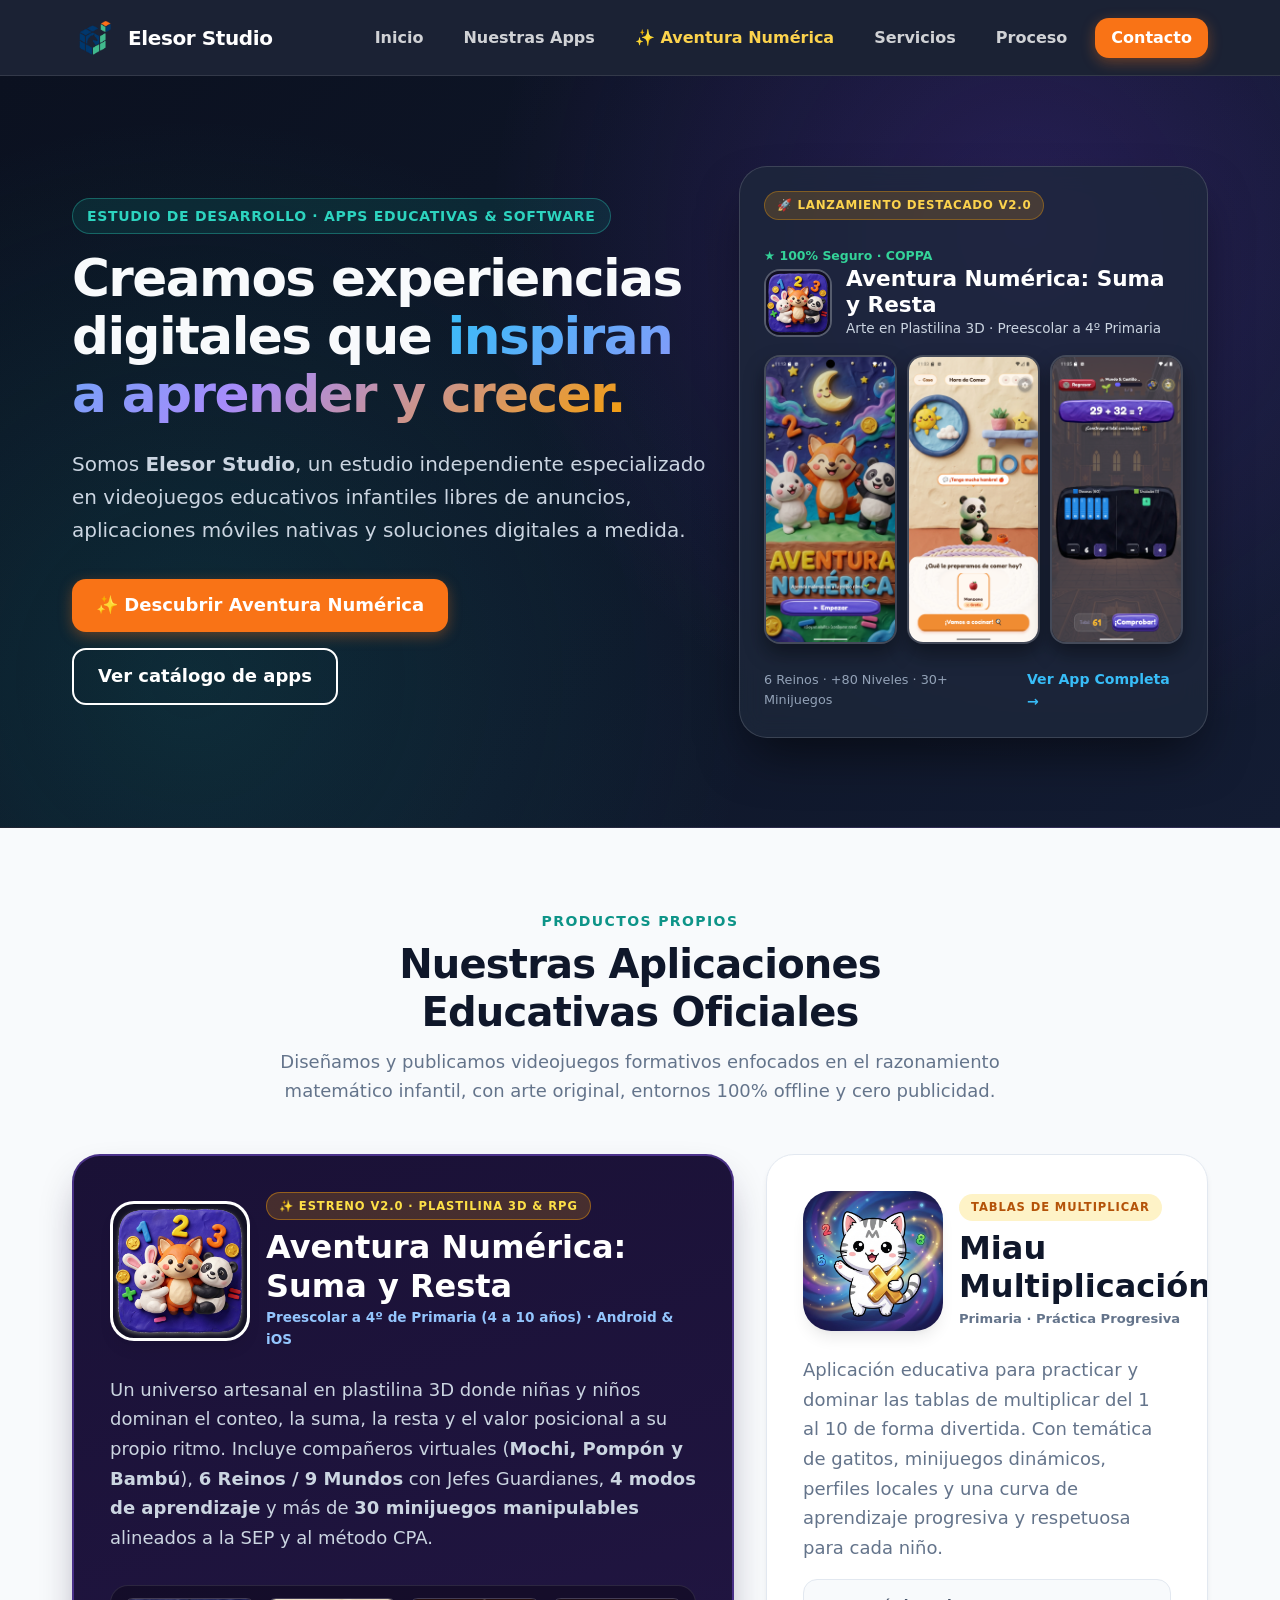
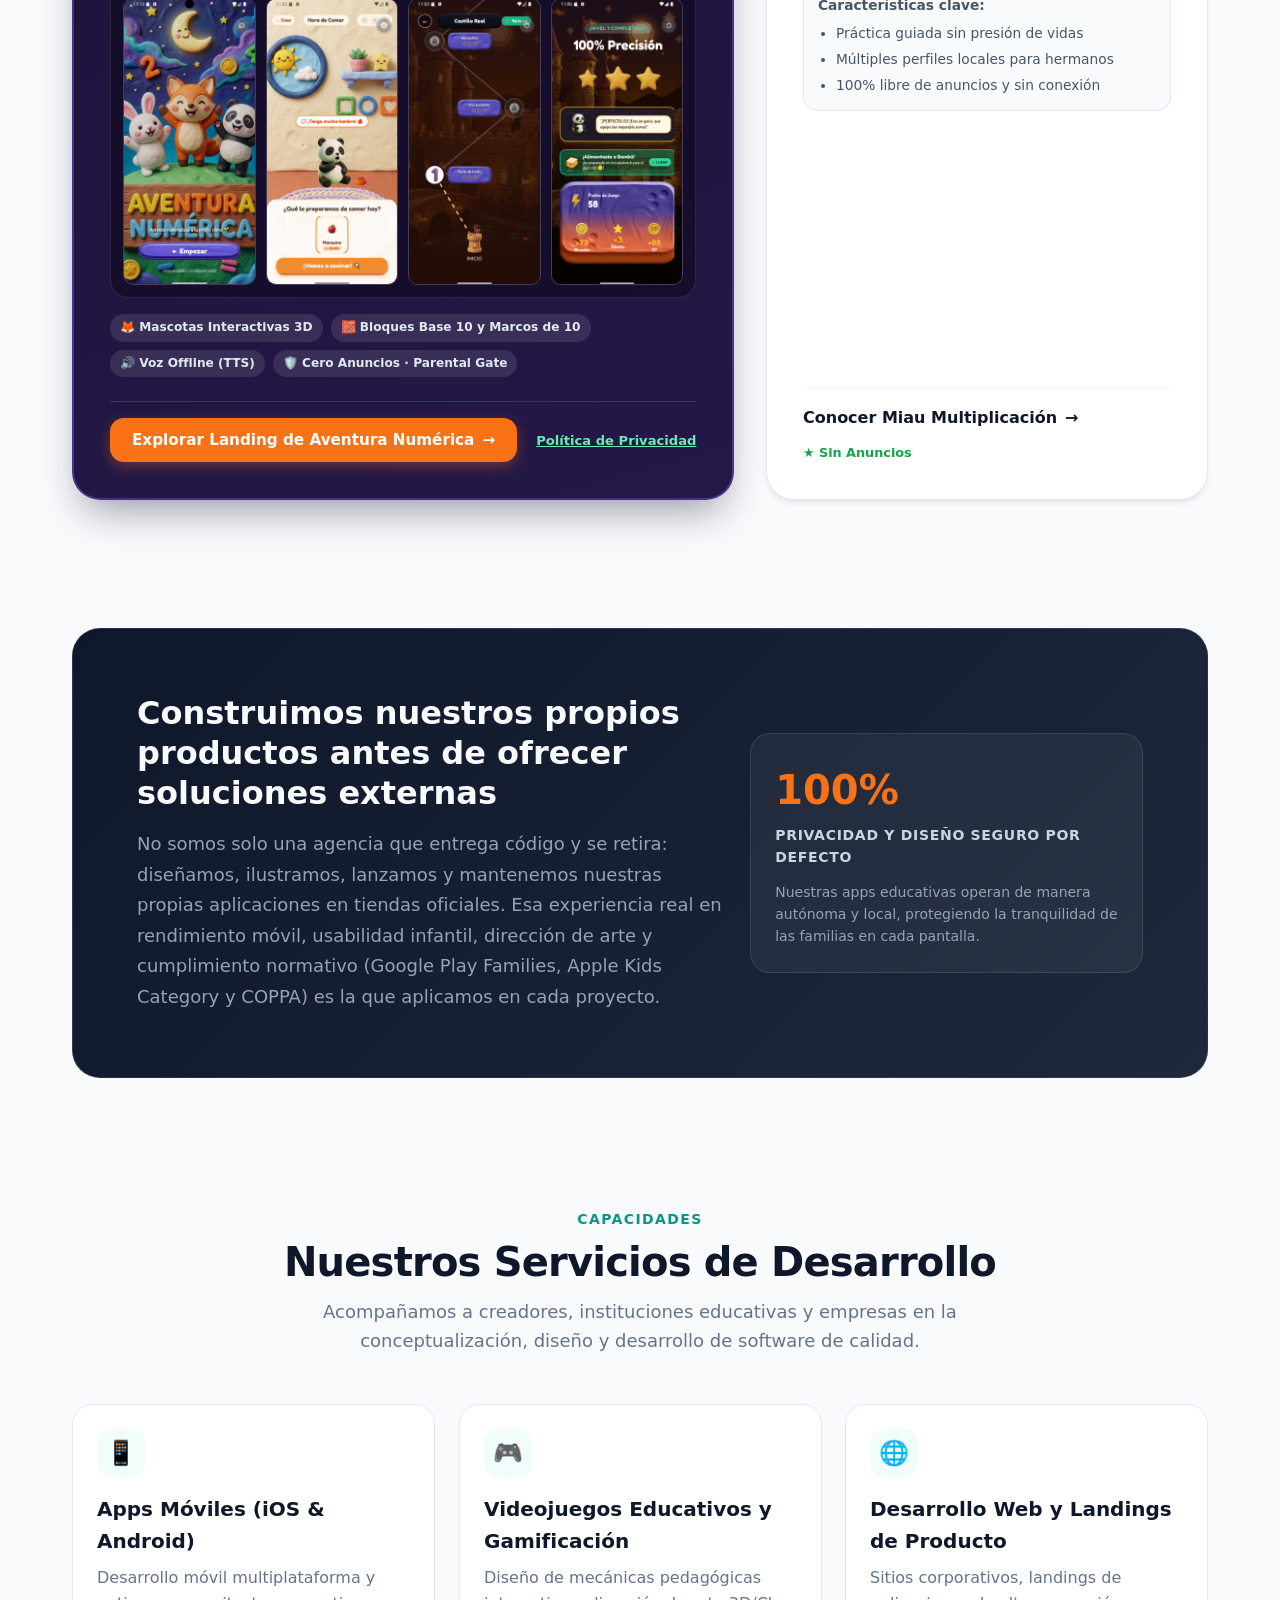
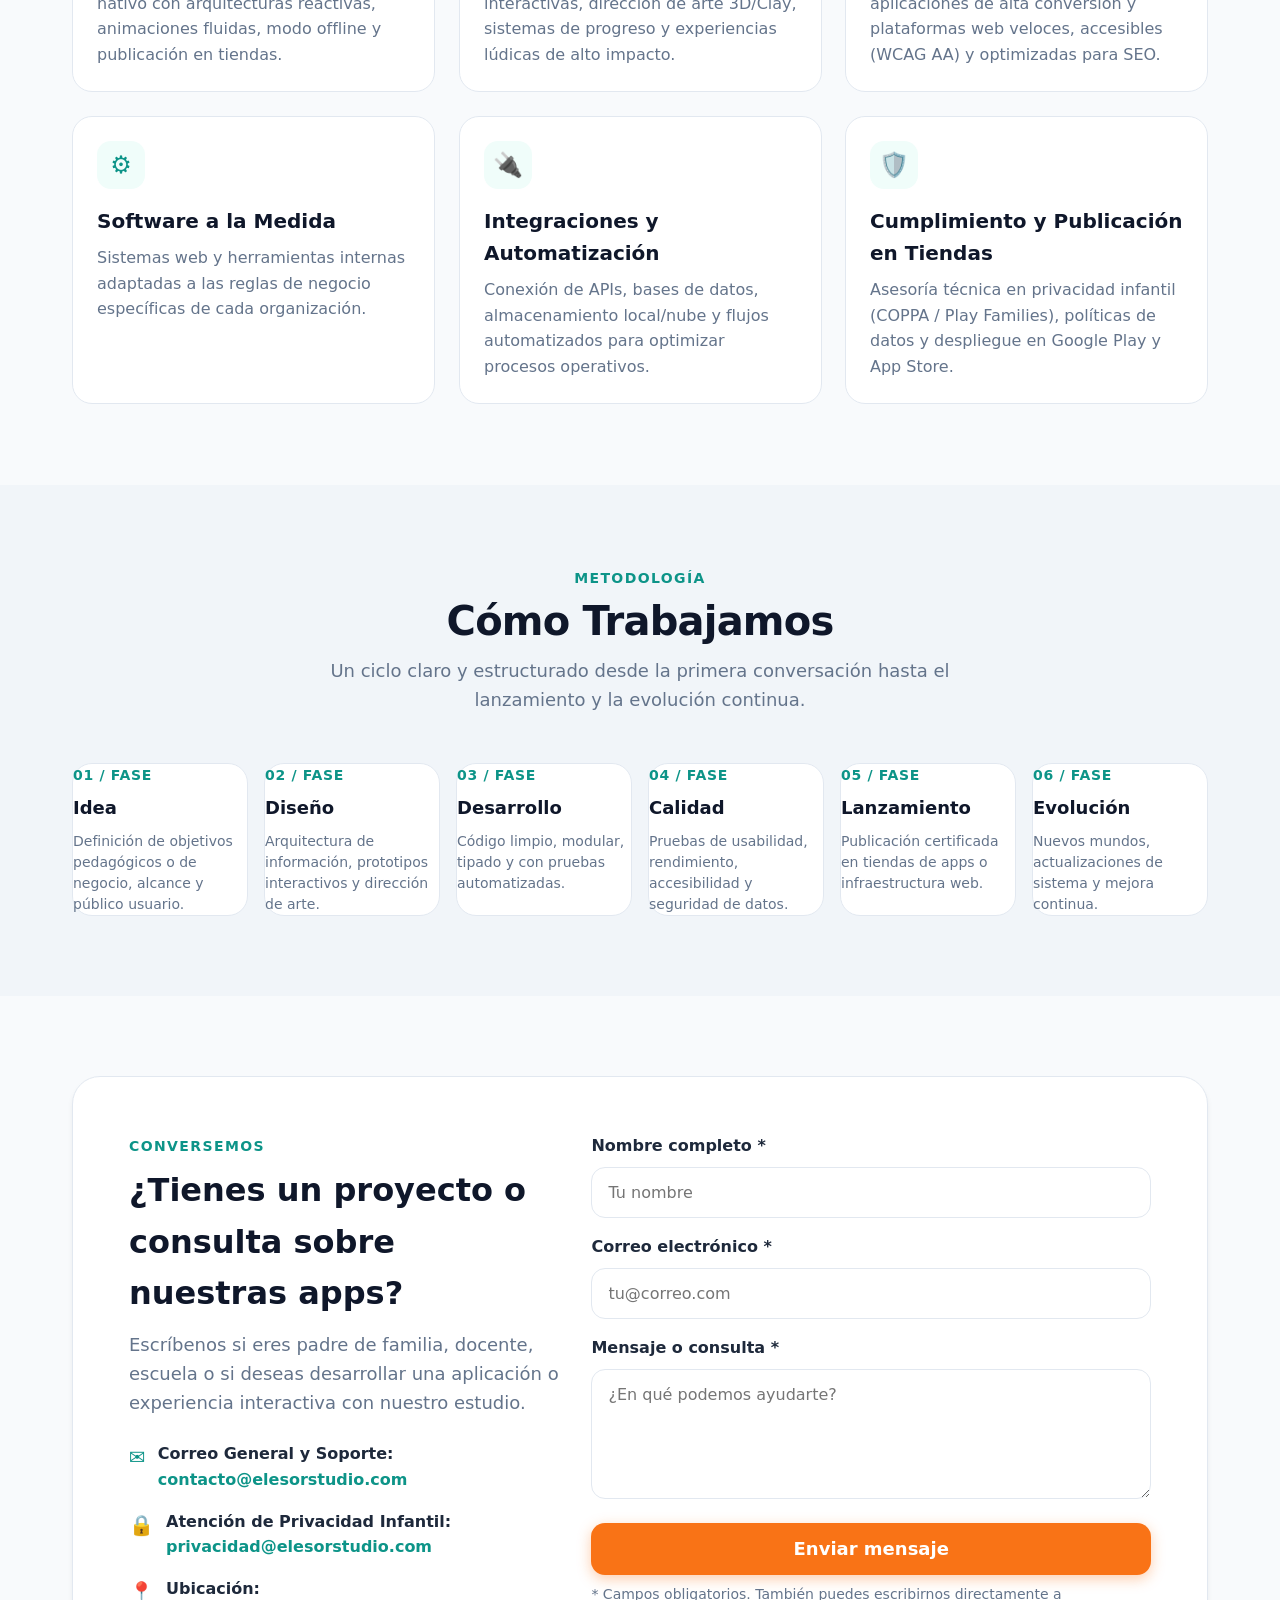
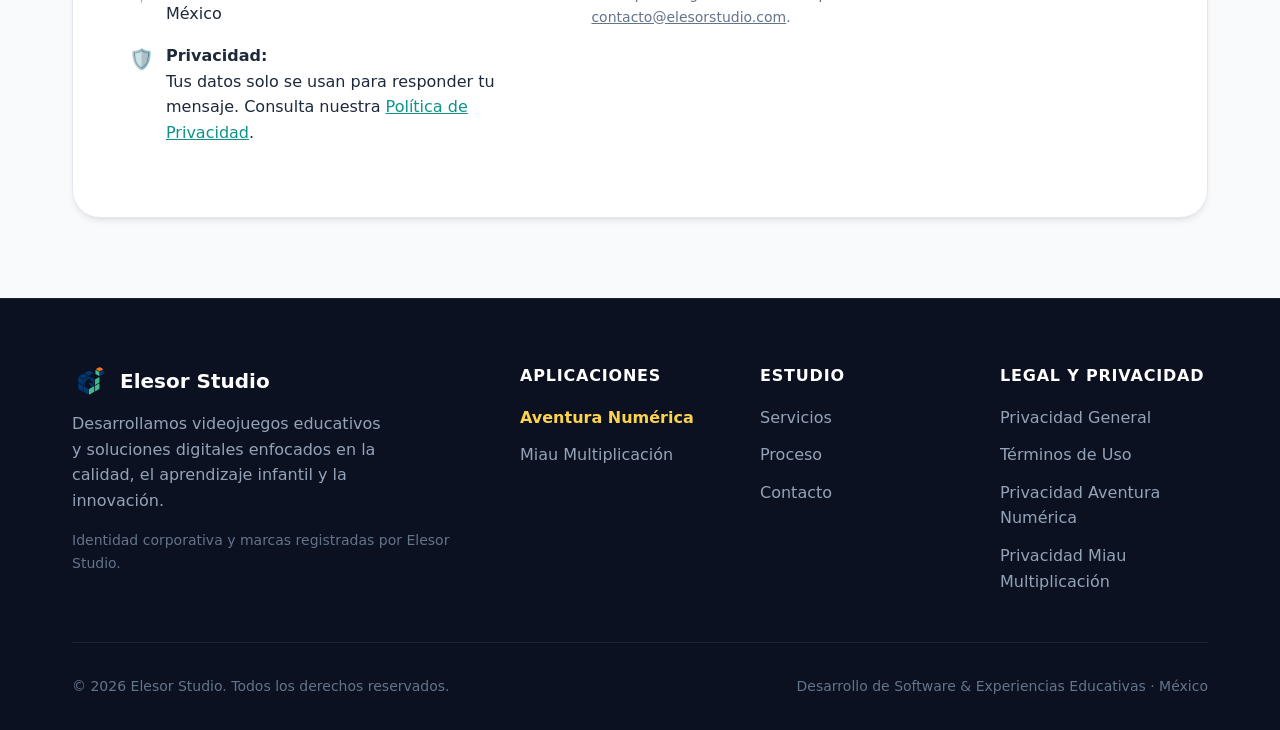
<file: index.html>
<!DOCTYPE html>
<html lang="es">
<head>
  <meta charset="UTF-8">
  <meta name="viewport" content="width=device-width, initial-scale=1.0">
  <title>Elesor Studio | Desarrollo de Apps Educativas, Juegos y Software a Medida</title>
  <meta name="description" content="Elesor Studio es un estudio de desarrollo enfocado en videojuegos educativos infantiles en 3D, aplicaciones móviles y soluciones digitales. Creadores de Aventura Numérica y Miau Multiplicación.">
  <link rel="canonical" href="https://elesorstudio.com/">
  
  <!-- Open Graph / Facebook -->
  <meta property="og:type" content="website">
  <meta property="og:url" content="https://elesorstudio.com/">
  <meta property="og:title" content="Elesor Studio | Apps Educativas, Videojuegos y Software">
  <meta property="og:description" content="Creadores de Aventura Numérica (Edición Plastilina 3D) y Miau Multiplicación. Desarrollamos experiencias interactivas y software de alto impacto.">
  <meta property="og:image" content="https://elesorstudio.com/assets/img/logo.png">

  <!-- Twitter Card -->
  <meta name="twitter:card" content="summary_large_image">
  <meta name="twitter:url" content="https://elesorstudio.com/">
  <meta name="twitter:title" content="Elesor Studio | Apps Educativas, Videojuegos y Software">
  <meta name="twitter:description" content="Creadores de Aventura Numérica y Miau Multiplicación. Estudio de desarrollo móvil, web e interactivo.">
  <meta name="twitter:image" content="https://elesorstudio.com/assets/img/logo.png">

  <!-- Favicon -->
  <link rel="icon" type="image/png" href="assets/img/logo.png">
  <link rel="apple-touch-icon" href="assets/img/logo.png">

  <!-- Estilos modulares -->
  <link rel="stylesheet" href="assets/css/base.css">
  <link rel="stylesheet" href="assets/css/elesor.css">

  <!-- Schema.org Datos Estructurados -->
  <script type="application/ld+json">
  {
    "@context": "https://schema.org",
    "@type": "Organization",
    "name": "Elesor Studio",
    "url": "https://elesorstudio.com",
    "logo": "https://elesorstudio.com/assets/img/logo.png",
    "description": "Estudio de desarrollo de software enfocado en videojuegos educativos infantiles, aplicaciones móviles y soluciones digitales a medida."
  }
  </script>
</head>
<body>
  <!-- Enlace accesible de salto al contenido -->
  <a href="#contenido-principal" class="skip-link">Saltar al contenido principal</a>

  <!-- Header Institucional -->
  <header class="site-header">
    <div class="container nav-container">
      <a href="/" class="nav-brand" aria-label="Elesor Studio - Inicio">
        <img src="assets/img/logo.png" alt="Logo de Elesor Studio" class="nav-logo-img" width="44" height="44">
        <span>Elesor Studio</span>
      </a>

      <!-- Navegación Desktop -->
      <nav aria-label="Navegación principal">
        <ul class="nav-links">
          <li><a href="#inicio" class="nav-link">Inicio</a></li>
          <li><a href="#productos" class="nav-link">Nuestras Apps</a></li>
          <li><a href="aventura-numerica/" class="nav-link" style="color: #FCD34D; font-weight: 800;">✨ Aventura Numérica</a></li>
          <li><a href="#servicios" class="nav-link">Servicios</a></li>
          <li><a href="#proceso" class="nav-link">Proceso</a></li>
          <li><a href="#contacto" class="btn btn-primary" style="min-height: 40px; padding: 6px 16px; font-size: var(--text-sm);">Contacto</a></li>
        </ul>
      </nav>

      <!-- Botón Menú Móvil -->
      <button class="nav-toggle" aria-expanded="false" aria-controls="menu-movil" aria-label="Abrir menú de navegación">
        <span class="nav-toggle-bar"></span>
        <span class="nav-toggle-bar"></span>
        <span class="nav-toggle-bar"></span>
      </button>
    </div>

    <!-- Menú Móvil Desplegable -->
    <div id="menu-movil" class="mobile-nav" aria-label="Navegación móvil">
      <ul class="mobile-nav-links">
        <li><a href="#inicio" class="mobile-nav-link">Inicio</a></li>
        <li><a href="#productos" class="mobile-nav-link">Nuestras Aplicaciones</a></li>
        <li><a href="aventura-numerica/" class="mobile-nav-link" style="color: #FCD34D;">✨ Aventura Numérica (App)</a></li>
        <li><a href="miau-multiplicacion/" class="mobile-nav-link">🐱 Miau Multiplicación (App)</a></li>
        <li><a href="#servicios" class="mobile-nav-link">Servicios</a></li>
        <li><a href="#proceso" class="mobile-nav-link">Proceso</a></li>
        <li><a href="#contacto" class="mobile-nav-link" style="color: var(--color-brand-accent);">Contacto</a></li>
      </ul>
    </div>
  </header>

  <main id="contenido-principal">
    <!-- Hero Corporativo con Escaparate Visual -->
    <section id="inicio" class="hero-corporate">
      <div class="container">
        <div class="hero-corporate-grid">
          <div class="hero-content reveal">
            <div class="hero-tag">Estudio de Desarrollo · Apps Educativas & Software</div>
            <h1 class="hero-title">
              Creamos experiencias digitales que <span class="hero-title-highlight">inspiran a aprender y crecer.</span>
            </h1>
            <p class="hero-subtitle">
              Somos <strong>Elesor Studio</strong>, un estudio independiente especializado en videojuegos educativos infantiles libres de anuncios, aplicaciones móviles nativas y soluciones digitales a medida.
            </p>
            <div class="hero-actions">
              <a href="aventura-numerica/" class="btn btn-primary">✨ Descubrir Aventura Numérica</a>
              <a href="#productos" class="btn btn-outline">Ver catálogo de apps</a>
            </div>
          </div>

          <!-- Escaparate Destacado en el Hero -->
          <div class="hero-showcase-box reveal">
            <div style="display: flex; align-items: center; justify-content: space-between; gap: 12px; flex-wrap: wrap;">
              <span class="hero-showcase-badge">🚀 Lanzamiento Destacado v2.0</span>
              <span style="font-size: 0.78rem; color: #34D399; font-weight: 700;">★ 100% Seguro · COPPA</span>
            </div>
            <div style="display: flex; align-items: center; gap: 14px;">
              <img src="aventura-numerica/assets/icon.png" alt="Icono Aventura Numérica en plastilina 3D" width="68" height="68" style="border-radius: 16px; border: 2px solid rgba(255,255,255,0.25);">
              <div>
                <h2 style="font-size: 1.35rem; font-weight: 900; color: #FFFFFF; line-height: 1.2;">Aventura Numérica: Suma y Resta</h2>
                <p style="font-size: 0.85rem; color: #CBD5E1;">Arte en Plastilina 3D · Preescolar a 4º Primaria</p>
              </div>
            </div>

            <div class="hero-showcase-phones">
              <a href="aventura-numerica/" class="hero-mini-phone" aria-label="Ver pantalla de inicio de Aventura Numérica">
                <img src="aventura-numerica/assets/start_config.png" alt="Pantalla de inicio Aventura Numérica" loading="eager">
              </a>
              <a href="aventura-numerica/" class="hero-mini-phone" aria-label="Ver pantalla de mascota de Aventura Numérica">
                <img src="aventura-numerica/assets/home.png" alt="Pantalla de cuidado de mascota en plastilina" loading="eager">
              </a>
              <a href="aventura-numerica/" class="hero-mini-phone" aria-label="Ver minijuego de bloques de Aventura Numérica">
                <img src="aventura-numerica/assets/game2.png" alt="Minijuego de bloques de decenas y unidades" loading="eager">
              </a>
            </div>

            <div style="display: flex; align-items: center; justify-content: space-between; gap: 12px; padding-top: 8px;">
              <span style="font-size: 0.8rem; color: #94A3B8;">6 Reinos · +80 Niveles · 30+ Minijuegos</span>
              <a href="aventura-numerica/" style="font-size: 0.88rem; font-weight: 800; color: #38BDF8;">Ver App Completa →</a>
            </div>
          </div>
        </div>
      </div>
    </section>

    <!-- Sección Productos Propios (Prioridad Visual Máxima) -->
    <section id="productos" class="section-py" style="background-color: #F8FAFC;">
      <div class="container">
        <div class="section-header reveal">
          <span class="section-eyebrow">Productos Propios</span>
          <h2 class="section-title">Nuestras Aplicaciones Educativas Oficiales</h2>
          <p class="section-subtitle">
            Diseñamos y publicamos videojuegos formativos enfocados en el razonamiento matemático infantil, con arte original, entornos 100% offline y cero publicidad.
          </p>
        </div>

        <div class="products-grid">
          <!-- Tarjeta Flagship: Aventura Numérica -->
          <article class="product-card product-card-flagship reveal">
            <div class="product-card-header">
              <img src="aventura-numerica/assets/icon.png" alt="Icono oficial de la app Aventura Numérica en plastilina 3D" class="app-icon-real" width="110" height="110" style="border-radius: 24px; border: 3px solid rgba(255,255,255,0.25);">
              <div>
                <span class="product-tag product-tag-aventura">✨ Estreno v2.0 · Plastilina 3D & RPG</span>
                <h3 class="product-name">Aventura Numérica: Suma y Resta</h3>
                <p style="font-size: 0.85rem; color: #93C5FD; font-weight: 700; margin-top: 2px;">
                  Preescolar a 4º de Primaria (4 a 10 años) · Android & iOS
                </p>
              </div>
            </div>

            <p class="product-desc">
              Un universo artesanal en plastilina 3D donde niñas y niños dominan el conteo, la suma, la resta y el valor posicional a su propio ritmo. Incluye compañeros virtuales (<strong>Mochi, Pompón y Bambú</strong>), <strong>6 Reinos / 9 Mundos</strong> con Jefes Guardianes, <strong>4 modos de aprendizaje</strong> y más de <strong>30 minijuegos manipulables</strong> alineados a la SEP y al método CPA.
            </p>

            <!-- Tira de capturas reales -->
            <div class="product-screens-strip" aria-label="Capturas reales de Aventura Numérica">
              <a href="aventura-numerica/#pantallas" class="product-screen-thumb">
                <img src="aventura-numerica/assets/start_config.png" alt="Bienvenida Aventura Numérica" loading="lazy">
              </a>
              <a href="aventura-numerica/#pantallas" class="product-screen-thumb">
                <img src="aventura-numerica/assets/home.png" alt="Cuidado de mascota Bambú" loading="lazy">
              </a>
              <a href="aventura-numerica/#pantallas" class="product-screen-thumb">
                <img src="aventura-numerica/assets/mundos.png" alt="Mapa del Castillo Real" loading="lazy">
              </a>
              <a href="aventura-numerica/#pantallas" class="product-screen-thumb">
                <img src="aventura-numerica/assets/victory.png" alt="Pantalla de Victoria 3 Estrellas" loading="lazy">
              </a>
            </div>

            <div class="product-Direct-pills">
              <span class="product-pill">🦊 Mascotas Interactivas 3D</span>
              <span class="product-pill">🧱 Bloques Base 10 y Marcos de 10</span>
              <span class="product-pill">🔊 Voz Offline (TTS)</span>
              <span class="product-pill">🛡️ Cero Anuncios · Parental Gate</span>
            </div>

            <div class="product-footer">
              <a href="aventura-numerica/" class="btn btn-primary" style="padding: 10px 22px; min-height: 44px; font-size: 0.95rem;">
                <span>Explorar Landing de Aventura Numérica</span>
                <span aria-hidden="true">→</span>
              </a>
              <a href="aventura-numerica/privacidad.html" style="font-size: 0.82rem; color: #6EE7B7; font-weight: 700; text-decoration: underline;">
                Política de Privacidad
              </a>
            </div>
          </article>

          <!-- Tarjeta Miau Multiplicación -->
          <article class="product-card reveal">
            <div class="product-card-header">
              <img src="assets/img/miautiplicacion.png" alt="Icono oficial de la app Miau Multiplicación" class="app-icon-real" width="100" height="100">
              <div>
                <span class="product-tag product-tag-miau">Tablas de Multiplicar</span>
                <h3 class="product-name">Miau Multiplicación</h3>
                <p style="font-size: 0.82rem; color: #64748B; font-weight: 700; margin-top: 2px;">
                  Primaria · Práctica Progresiva
                </p>
              </div>
            </div>
            <p class="product-desc">
              Aplicación educativa para practicar y dominar las tablas de multiplicar del 1 al 10 de forma divertida. Con temática de gatitos, minijuegos dinámicos, perfiles locales y una curva de aprendizaje progresiva y respetuosa para cada niño.
            </p>
            <div style="background: #F8FAFC; border: 1px solid #E2E8F0; border-radius: 14px; padding: 14px; margin-bottom: var(--space-6); font-size: 0.86rem; color: #475569;">
              <strong>Características clave:</strong>
              <ul style="margin-top: 6px; padding-left: 18px; display: flex; flex-direction: column; gap: 4px;">
                <li>Práctica guiada sin presión de vidas</li>
                <li>Múltiples perfiles locales para hermanos</li>
                <li>100% libre de anuncios y sin conexión</li>
              </ul>
            </div>
            <div class="product-footer">
              <a href="miau-multiplicacion/" class="product-link-btn" aria-label="Conocer más sobre Miau Multiplicación">
                <span>Conocer Miau Multiplicación</span>
                <span aria-hidden="true">→</span>
              </a>
              <span style="font-size: 0.8rem; color: #16A34A; font-weight: 700;">★ Sin Anuncios</span>
            </div>
          </article>
        </div>
      </div>
    </section>

    <!-- Conexión Estudio - Apps: Construimos nuestros propios productos -->
    <section class="container reveal">
      <div class="manifesto-box">
        <div>
          <h2 class="manifesto-title">Construimos nuestros propios productos antes de ofrecer soluciones externas</h2>
          <p class="manifesto-text">
            No somos solo una agencia que entrega código y se retira: diseñamos, ilustramos, lanzamos y mantenemos nuestras propias aplicaciones en tiendas oficiales. Esa experiencia real en rendimiento móvil, usabilidad infantil, dirección de arte y cumplimiento normativo (Google Play Families, Apple Kids Category y COPPA) es la que aplicamos en cada proyecto.
          </p>
        </div>
        <div class="manifesto-highlight">
          <div class="manifesto-stat-num">100%</div>
          <div class="manifesto-stat-label">Privacidad y diseño seguro por defecto</div>
          <p style="font-size: var(--text-xs); color: #94A3B8; margin-top: var(--space-3);">
            Nuestras apps educativas operan de manera autónoma y local, protegiendo la tranquilidad de las familias en cada pantalla.
          </p>
        </div>
      </div>
    </section>

    <!-- Sección Servicios (Tono honesto y profesional) -->
    <section id="servicios" class="section-py">
      <div class="container">
        <div class="section-header reveal">
          <span class="section-eyebrow">Capacidades</span>
          <h2 class="section-title">Nuestros Servicios de Desarrollo</h2>
          <p class="section-subtitle">
            Acompañamos a creadores, instituciones educativas y empresas en la conceptualización, diseño y desarrollo de software de calidad.
          </p>
        </div>

        <div class="services-grid">
          <div class="service-card reveal">
            <div class="service-icon-box" aria-hidden="true">📱</div>
            <h3 class="service-name">Apps Móviles (iOS & Android)</h3>
            <p class="service-desc">
              Desarrollo móvil multiplataforma y nativo con arquitecturas reactivas, animaciones fluidas, modo offline y publicación en tiendas.
            </p>
          </div>

          <div class="service-card reveal">
            <div class="service-icon-box" aria-hidden="true">🎮</div>
            <h3 class="service-name">Videojuegos Educativos y Gamificación</h3>
            <p class="service-desc">
              Diseño de mecánicas pedagógicas interactivas, dirección de arte 3D/Clay, sistemas de progreso y experiencias lúdicas de alto impacto.
            </p>
          </div>

          <div class="service-card reveal">
            <div class="service-icon-box" aria-hidden="true">🌐</div>
            <h3 class="service-name">Desarrollo Web y Landings de Producto</h3>
            <p class="service-desc">
              Sitios corporativos, landings de aplicaciones de alta conversión y plataformas web veloces, accesibles (WCAG AA) y optimizadas para SEO.
            </p>
          </div>

          <div class="service-card reveal">
            <div class="service-icon-box" aria-hidden="true">⚙️</div>
            <h3 class="service-name">Software a la Medida</h3>
            <p class="service-desc">
              Sistemas web y herramientas internas adaptadas a las reglas de negocio específicas de cada organización.
            </p>
          </div>

          <div class="service-card reveal">
            <div class="service-icon-box" aria-hidden="true">🔌</div>
            <h3 class="service-name">Integraciones y Automatización</h3>
            <p class="service-desc">
              Conexión de APIs, bases de datos, almacenamiento local/nube y flujos automatizados para optimizar procesos operativos.
            </p>
          </div>

          <div class="service-card reveal">
            <div class="service-icon-box" aria-hidden="true">🛡️</div>
            <h3 class="service-name">Cumplimiento y Publicación en Tiendas</h3>
            <p class="service-desc">
              Asesoría técnica en privacidad infantil (COPPA / Play Families), políticas de datos y despliegue en Google Play y App Store.
            </p>
          </div>
        </div>
      </div>
    </section>

    <!-- Sección Proceso de Trabajo -->
    <section id="proceso" class="section-py" style="background-color: #F1F5F9;">
      <div class="container">
        <div class="section-header reveal">
          <span class="section-eyebrow">Metodología</span>
          <h2 class="section-title">Cómo Trabajamos</h2>
          <p class="section-subtitle">
            Un ciclo claro y estructurado desde la primera conversación hasta el lanzamiento y la evolución continua.
          </p>
        </div>

        <div class="process-grid">
          <div class="process-step-card reveal">
            <div class="process-step-num">01 / FASE</div>
            <h3 class="process-step-name">Idea</h3>
            <p class="process-step-desc">Definición de objetivos pedagógicos o de negocio, alcance y público usuario.</p>
          </div>

          <div class="process-step-card reveal">
            <div class="process-step-num">02 / FASE</div>
            <h3 class="process-step-name">Diseño</h3>
            <p class="process-step-desc">Arquitectura de información, prototipos interactivos y dirección de arte.</p>
          </div>

          <div class="process-step-card reveal">
            <div class="process-step-num">03 / FASE</div>
            <h3 class="process-step-name">Desarrollo</h3>
            <p class="process-step-desc">Código limpio, modular, tipado y con pruebas automatizadas.</p>
          </div>

          <div class="process-step-card reveal">
            <div class="process-step-num">04 / FASE</div>
            <h3 class="process-step-name">Calidad</h3>
            <p class="process-step-desc">Pruebas de usabilidad, rendimiento, accesibilidad y seguridad de datos.</p>
          </div>

          <div class="process-step-card reveal">
            <div class="process-step-num">05 / FASE</div>
            <h3 class="process-step-name">Lanzamiento</h3>
            <p class="process-step-desc">Publicación certificada en tiendas de apps o infraestructura web.</p>
          </div>

          <div class="process-step-card reveal">
            <div class="process-step-num">06 / FASE</div>
            <h3 class="process-step-name">Evolución</h3>
            <p class="process-step-desc">Nuevos mundos, actualizaciones de sistema y mejora continua.</p>
          </div>
        </div>
      </div>
    </section>

    <!-- Sección Contacto -->
    <section id="contacto" class="section-py">
      <div class="container">
        <div class="contact-wrapper reveal">
          <div>
            <span class="section-eyebrow">Conversemos</span>
            <h2 class="contact-info-title">¿Tienes un proyecto o consulta sobre nuestras apps?</h2>
            <p class="contact-info-text">
              Escríbenos si eres padre de familia, docente, escuela o si deseas desarrollar una aplicación o experiencia interactiva con nuestro estudio.
            </p>

            <div class="contact-meta-item">
              <span class="contact-meta-icon" aria-hidden="true">✉️</span>
              <div>
                <strong>Correo General y Soporte:</strong><br>
                <a href="mailto:contacto@elesorstudio.com" style="color: var(--color-brand-secondary); font-weight: 700;"><span data-config="CONTACT_EMAIL">contacto@elesorstudio.com</span></a>
              </div>
            </div>

            <div class="contact-meta-item">
              <span class="contact-meta-icon" aria-hidden="true">🔒</span>
              <div>
                <strong>Atención de Privacidad Infantil:</strong><br>
                <a href="mailto:privacidad@elesorstudio.com" style="color: var(--color-brand-secondary); font-weight: 700;"><span data-config="PRIVACY_EMAIL">privacidad@elesorstudio.com</span></a>
              </div>
            </div>

            <div class="contact-meta-item">
              <span class="contact-meta-icon" aria-hidden="true">📍</span>
              <div>
                <strong>Ubicación:</strong><br>
                <span>México</span>
              </div>
            </div>

            <div class="contact-meta-item">
              <span class="contact-meta-icon" aria-hidden="true">🛡️</span>
              <div>
                <strong>Privacidad:</strong><br>
                <span>Tus datos solo se usan para responder tu mensaje. Consulta nuestra <a href="privacidad.html" style="color: var(--color-brand-secondary); text-decoration: underline;">Política de Privacidad</a>.</span>
              </div>
            </div>
          </div>

          <div>
            <form id="contact-form" novalidate>
              <!-- Campo Honeypot anti-spam -->
              <div class="honeypot-field" aria-hidden="true">
                <label for="form-honey">Si eres humano, deja este campo vacío:</label>
                <input type="text" id="form-honey" name="_honey" tabindex="-1" autocomplete="off">
              </div>

              <div class="form-group">
                <label for="contact-name" class="form-label">Nombre completo *</label>
                <input type="text" id="contact-name" name="name" class="form-control" placeholder="Tu nombre" required>
              </div>

              <div class="form-group">
                <label for="contact-email" class="form-label">Correo electrónico *</label>
                <input type="email" id="contact-email" name="email" class="form-control" placeholder="tu@correo.com" required>
              </div>

              <div class="form-group">
                <label for="contact-message" class="form-label">Mensaje o consulta *</label>
                <textarea id="contact-message" name="message" class="form-control" placeholder="¿En qué podemos ayudarte?" required></textarea>
              </div>

              <p id="form-status" style="display: none; margin-bottom: var(--space-4);"></p>

              <button type="submit" class="btn btn-primary" style="width: 100%;">Enviar mensaje</button>
              <p class="form-notice">
                * Campos obligatorios. También puedes escribirnos directamente a <a href="mailto:contacto@elesorstudio.com" style="text-decoration: underline;">contacto@elesorstudio.com</a>.
              </p>
            </form>
          </div>
        </div>
      </div>
    </section>
  </main>

  <!-- Footer Institucional -->
  <footer class="site-footer">
    <div class="container">
      <div class="footer-grid">
        <div>
          <div class="footer-brand-title">
            <img src="assets/img/logo.png" alt="Logo de Elesor Studio" width="36" height="36" style="border-radius: var(--radius-sm); object-fit: contain;">
            <span>Elesor Studio</span>
          </div>
          <p class="footer-tagline">
            Desarrollamos videojuegos educativos y soluciones digitales enfocados en la calidad, el aprendizaje infantil y la innovación.
          </p>
          <p style="font-size: var(--text-xs); color: #64748B;">
            Identidad corporativa y marcas registradas por Elesor Studio.
          </p>
        </div>

        <div>
          <h4 class="footer-column-title">Aplicaciones</h4>
          <ul class="footer-links">
            <li><a href="aventura-numerica/" class="footer-link" style="color: #FCD34D; font-weight: 700;">Aventura Numérica</a></li>
            <li><a href="miau-multiplicacion/" class="footer-link">Miau Multiplicación</a></li>
          </ul>
        </div>

        <div>
          <h4 class="footer-column-title">Estudio</h4>
          <ul class="footer-links">
            <li><a href="#servicios" class="footer-link">Servicios</a></li>
            <li><a href="#proceso" class="footer-link">Proceso</a></li>
            <li><a href="#contacto" class="footer-link">Contacto</a></li>
          </ul>
        </div>

        <div>
          <h4 class="footer-column-title">Legal y Privacidad</h4>
          <ul class="footer-links">
            <li><a href="privacidad.html" class="footer-link">Privacidad General</a></li>
            <li><a href="terminos.html" class="footer-link">Términos de Uso</a></li>
            <li><a href="aventura-numerica/privacidad.html" class="footer-link">Privacidad Aventura Numérica</a></li>
            <li><a href="miau-multiplicacion/privacidad.html" class="footer-link">Privacidad Miau Multiplicación</a></li>
          </ul>
        </div>
      </div>

      <div class="footer-bottom">
        <div>
          © <span data-year>2026</span> Elesor Studio. Todos los derechos reservados.
        </div>
        <div>
          Desarrollo de Software & Experiencias Educativas · México
        </div>
      </div>
    </div>
  </footer>

  <!-- Scripts modulares -->
  <script src="assets/js/config.js"></script>
  <script src="assets/js/main.js"></script>
  <script src="assets/js/elesor.js"></script>
</body>
</html>
</file>
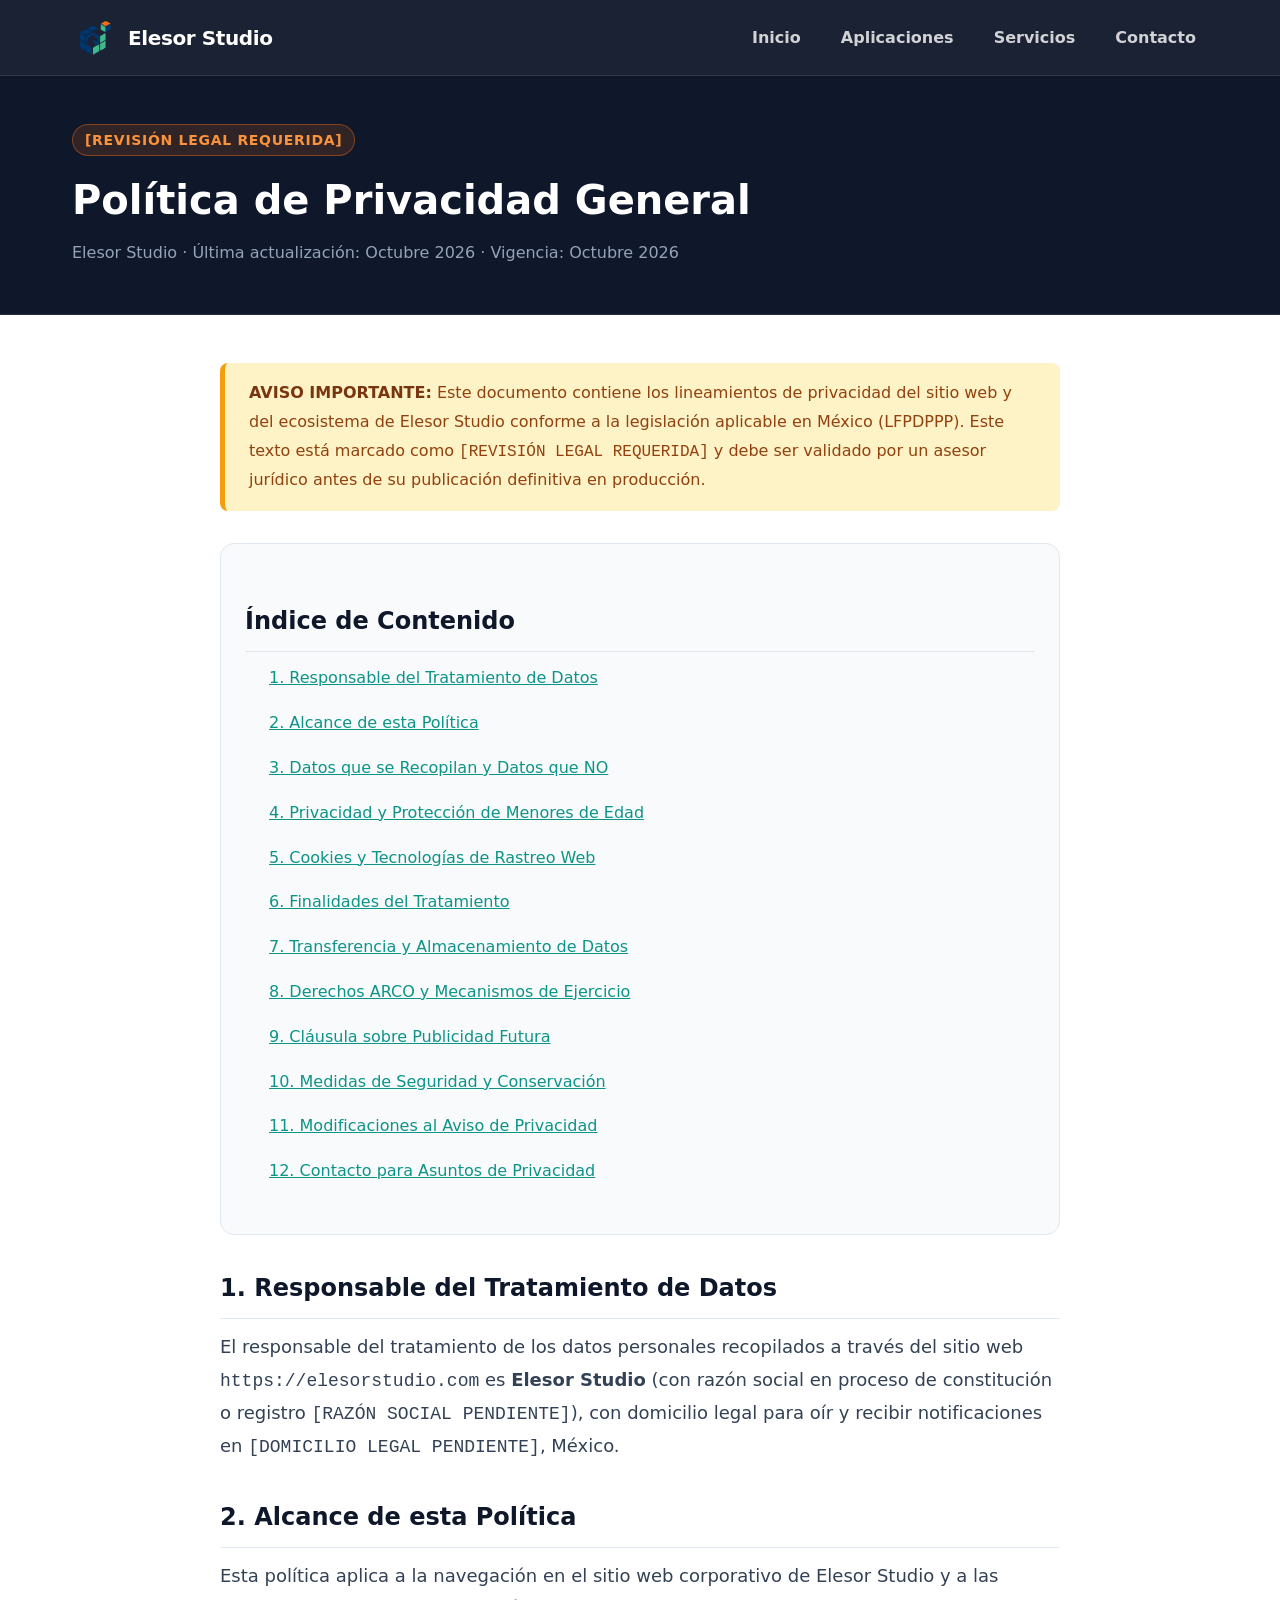
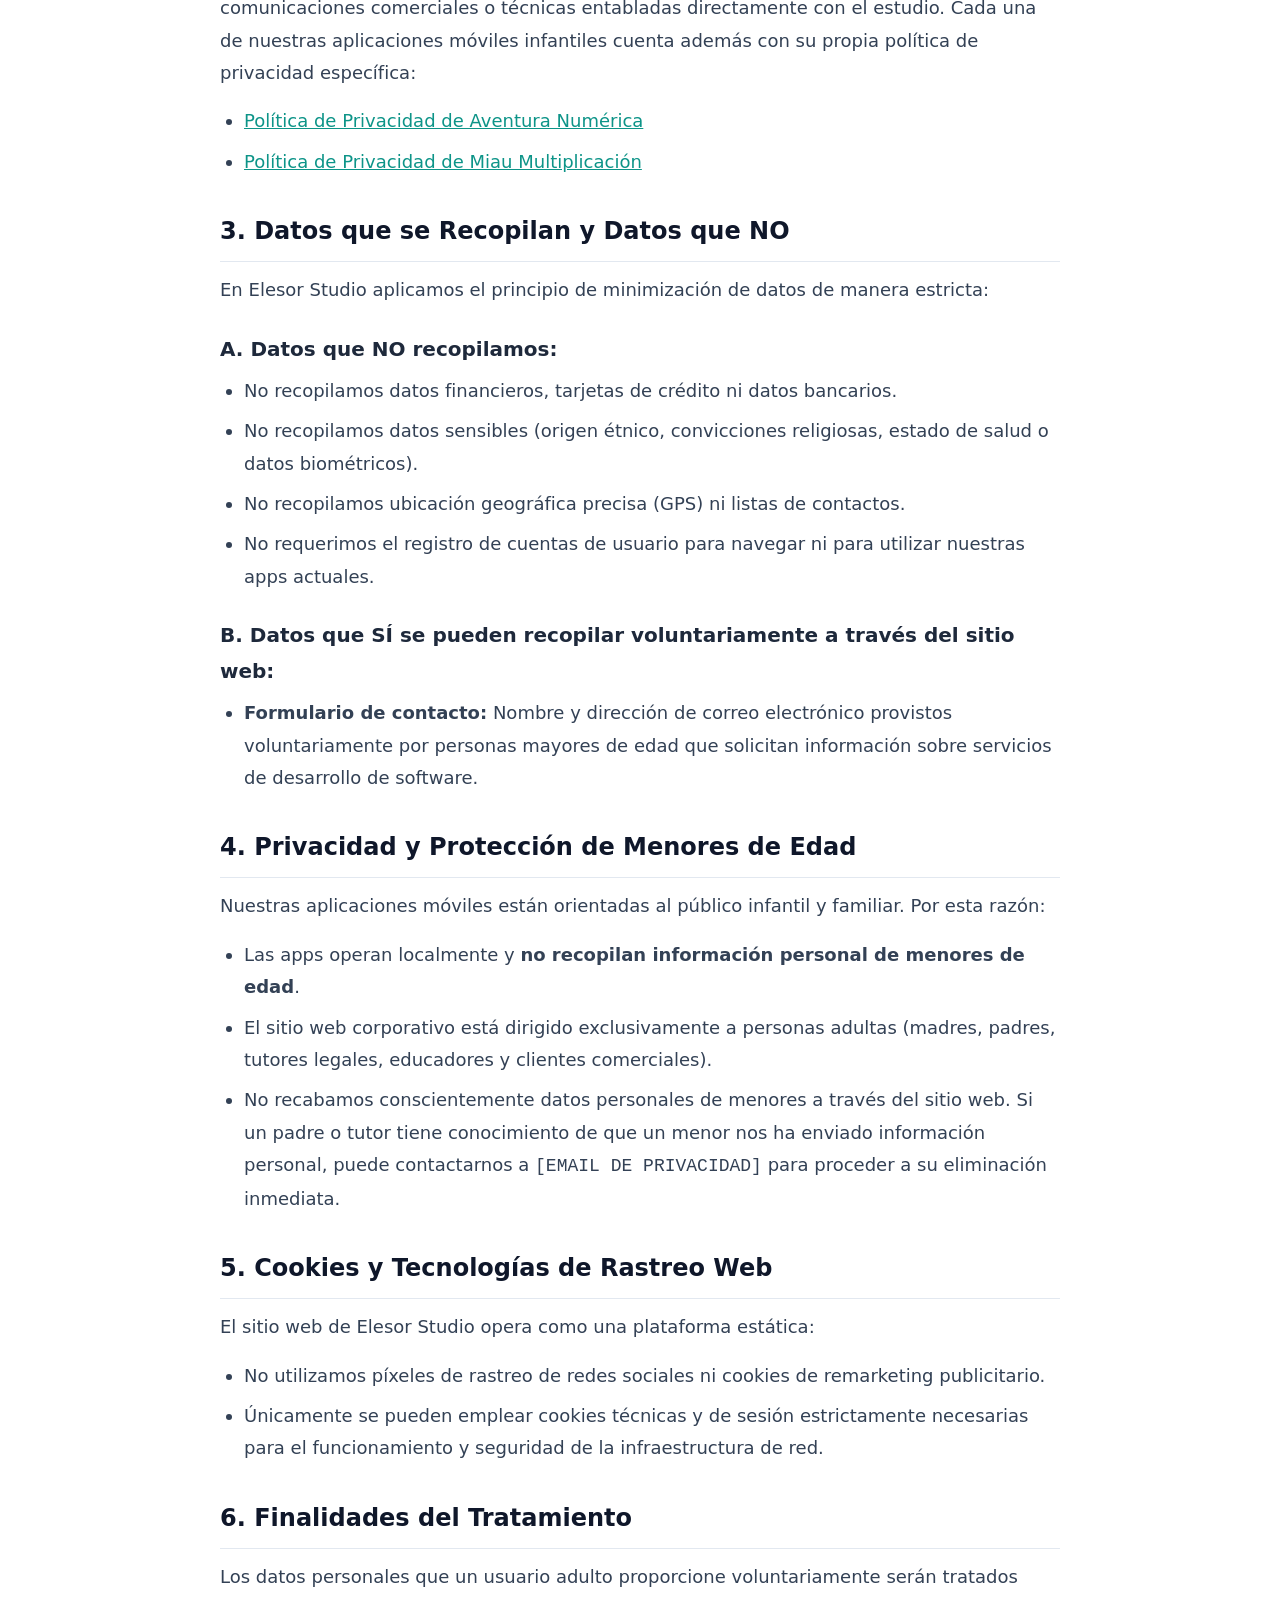
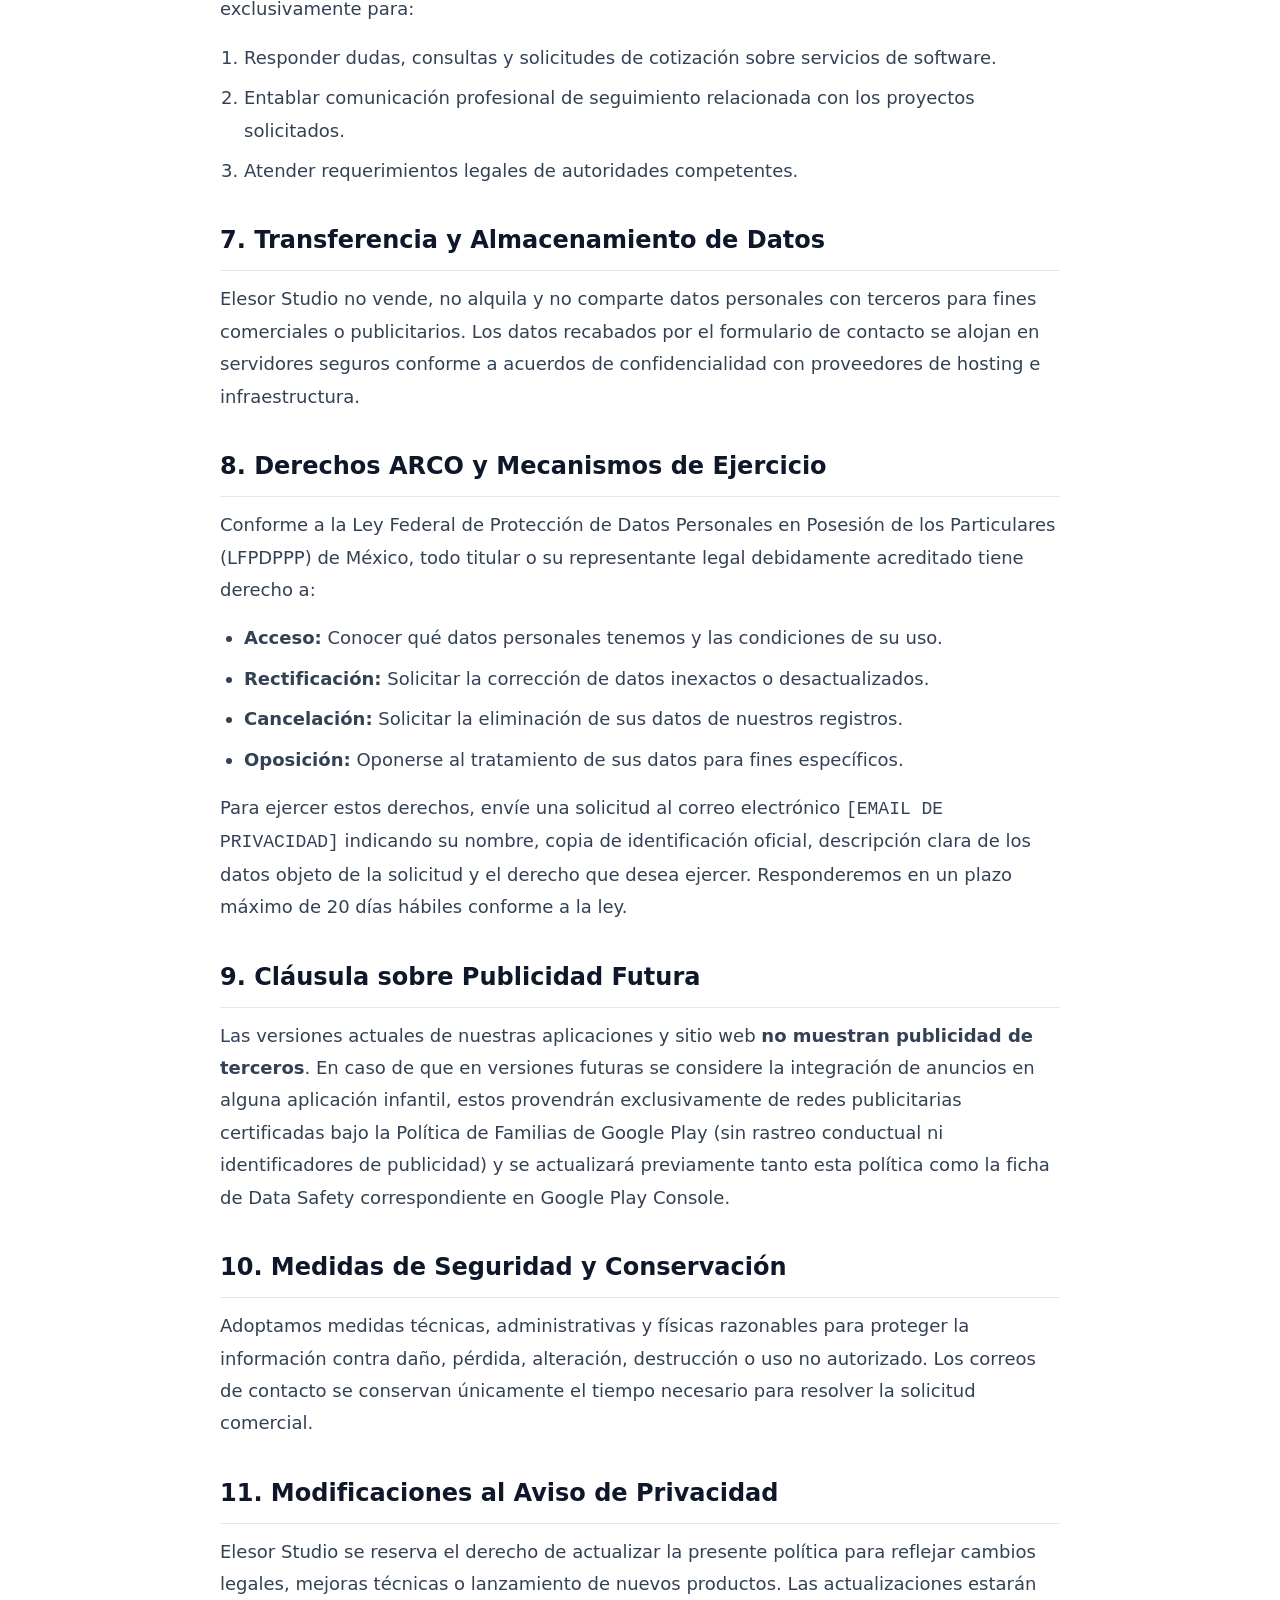
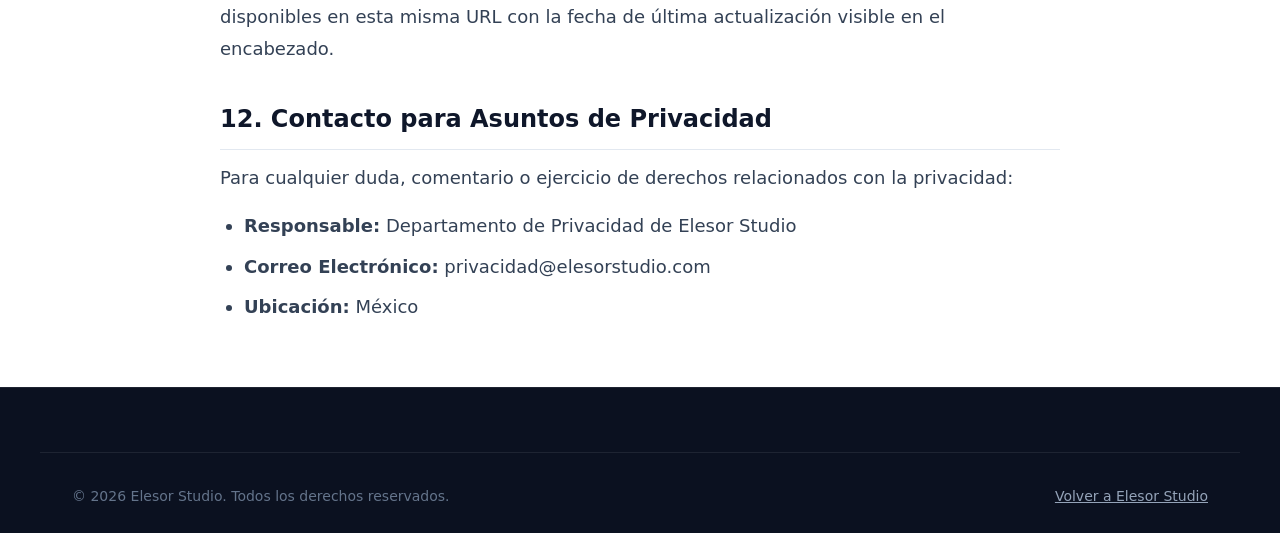
<file: privacidad.html>
<!DOCTYPE html>
<html lang="es">
<head>
  <meta charset="UTF-8">
  <meta name="viewport" content="width=device-width, initial-scale=1.0">
  <title>Política de Privacidad General | Elesor Studio</title>
  <meta name="description" content="Aviso y Política de Privacidad General de Elesor Studio conforme a la LFPDPPP y estándares internacionales.">
  <link rel="canonical" href="https://elesorstudio.com/privacidad.html">
  <link rel="icon" type="image/png" href="assets/img/logo.png">
  <link rel="stylesheet" href="assets/css/base.css">
  <link rel="stylesheet" href="assets/css/legal.css">
</head>
<body>
  <a href="#contenido-principal" class="skip-link">Saltar al contenido principal</a>

  <header class="site-header">
    <div class="container nav-container">
      <a href="/" class="nav-brand">
        <img src="assets/img/logo.png" alt="Logo de Elesor Studio" class="nav-logo-img" width="44" height="44">
        <span>Elesor Studio</span>
      </a>
      <nav aria-label="Navegación principal">
        <ul class="nav-links">
          <li><a href="/" class="nav-link">Inicio</a></li>
          <li><a href="/#productos" class="nav-link">Aplicaciones</a></li>
          <li><a href="/#servicios" class="nav-link">Servicios</a></li>
          <li><a href="/#contacto" class="nav-link">Contacto</a></li>
        </ul>
      </nav>
    </div>
  </header>

  <main id="contenido-principal">
    <section class="legal-page-header">
      <div class="container">
        <span class="legal-badge">[REVISIÓN LEGAL REQUERIDA]</span>
        <h1 class="legal-title">Política de Privacidad General</h1>
        <p class="legal-meta">
          Elesor Studio · Última actualización: <span data-config="LAST_UPDATED">[FECHA DE ACTUALIZACIÓN]</span> · Vigencia: <span data-config="EFFECTIVE_DATE">[FECHA DE VIGENCIA]</span>
        </p>
      </div>
    </section>

    <section class="legal-body">
      <div class="container">
        <div class="legal-content">
          <div class="legal-warning-box">
            <strong>AVISO IMPORTANTE:</strong> Este documento contiene los lineamientos de privacidad del sitio web y del ecosistema de Elesor Studio conforme a la legislación aplicable en México (LFPDPPP). Este texto está marcado como <code>[REVISIÓN LEGAL REQUERIDA]</code> y debe ser validado por un asesor jurídico antes de su publicación definitiva en producción.
          </div>

          <nav class="legal-toc" aria-label="Índice de contenidos de la política">
            <h2 class="legal-toc-title">Índice de Contenido</h2>
            <ol class="legal-toc-list">
              <li><a href="#responsable">1. Responsable del Tratamiento de Datos</a></li>
              <li><a href="#alcance">2. Alcance de esta Política</a></li>
              <li><a href="#datos-recopilados">3. Datos que se Recopilan y Datos que NO</a></li>
              <li><a href="#menores">4. Privacidad y Protección de Menores de Edad</a></li>
              <li><a href="#cookies">5. Cookies y Tecnologías de Rastreo Web</a></li>
              <li><a href="#finalidades">6. Finalidades del Tratamiento</a></li>
              <li><a href="#transferencias">7. Transferencia y Almacenamiento de Datos</a></li>
              <li><a href="#arco">8. Derechos ARCO y Mecanismos de Ejercicio</a></li>
              <li><a href="#publicidad">9. Cláusula sobre Publicidad Futura</a></li>
              <li><a href="#seguridad">10. Medidas de Seguridad y Conservación</a></li>
              <li><a href="#cambios">11. Modificaciones al Aviso de Privacidad</a></li>
              <li><a href="#contacto-legal">12. Contacto para Asuntos de Privacidad</a></li>
            </ol>
          </nav>

          <h2 id="responsable">1. Responsable del Tratamiento de Datos</h2>
          <p>
            El responsable del tratamiento de los datos personales recopilados a través del sitio web <code>https://elesorstudio.com</code> es <strong>Elesor Studio</strong> (con razón social en proceso de constitución o registro <code>[RAZÓN SOCIAL PENDIENTE]</code>), con domicilio legal para oír y recibir notificaciones en <code>[DOMICILIO LEGAL PENDIENTE]</code>, México.
          </p>

          <h2 id="alcance">2. Alcance de esta Política</h2>
          <p>
            Esta política aplica a la navegación en el sitio web corporativo de Elesor Studio y a las comunicaciones comerciales o técnicas entabladas directamente con el estudio. Cada una de nuestras aplicaciones móviles infantiles cuenta además con su propia política de privacidad específica:
          </p>
          <ul>
            <li><a href="aventura-numerica/privacidad.html" style="color: #0D9488; text-decoration: underline;">Política de Privacidad de Aventura Numérica</a></li>
            <li><a href="miau-multiplicacion/privacidad.html" style="color: #0D9488; text-decoration: underline;">Política de Privacidad de Miau Multiplicación</a></li>
          </ul>

          <h2 id="datos-recopilados">3. Datos que se Recopilan y Datos que NO</h2>
          <p>
            En Elesor Studio aplicamos el principio de minimización de datos de manera estricta:
          </p>
          <h3>A. Datos que NO recopilamos:</h3>
          <ul>
            <li>No recopilamos datos financieros, tarjetas de crédito ni datos bancarios.</li>
            <li>No recopilamos datos sensibles (origen étnico, convicciones religiosas, estado de salud o datos biométricos).</li>
            <li>No recopilamos ubicación geográfica precisa (GPS) ni listas de contactos.</li>
            <li>No requerimos el registro de cuentas de usuario para navegar ni para utilizar nuestras apps actuales.</li>
          </ul>

          <h3>B. Datos que SÍ se pueden recopilar voluntariamente a través del sitio web:</h3>
          <ul>
            <li><strong>Formulario de contacto:</strong> Nombre y dirección de correo electrónico provistos voluntariamente por personas mayores de edad que solicitan información sobre servicios de desarrollo de software.</li>
          </ul>

          <h2 id="menores">4. Privacidad y Protección de Menores de Edad</h2>
          <p>
            Nuestras aplicaciones móviles están orientadas al público infantil y familiar. Por esta razón:
          </p>
          <ul>
            <li>Las apps operan localmente y <strong>no recopilan información personal de menores de edad</strong>.</li>
            <li>El sitio web corporativo está dirigido exclusivamente a personas adultas (madres, padres, tutores legales, educadores y clientes comerciales).</li>
            <li>No recabamos conscientemente datos personales de menores a través del sitio web. Si un padre o tutor tiene conocimiento de que un menor nos ha enviado información personal, puede contactarnos a <code>[EMAIL DE PRIVACIDAD]</code> para proceder a su eliminación inmediata.</li>
          </ul>

          <h2 id="cookies">5. Cookies y Tecnologías de Rastreo Web</h2>
          <p>
            El sitio web de Elesor Studio opera como una plataforma estática:
          </p>
          <ul>
            <li>No utilizamos píxeles de rastreo de redes sociales ni cookies de remarketing publicitario.</li>
            <li>Únicamente se pueden emplear cookies técnicas y de sesión estrictamente necesarias para el funcionamiento y seguridad de la infraestructura de red.</li>
          </ul>

          <h2 id="finalidades">6. Finalidades del Tratamiento</h2>
          <p>
            Los datos personales que un usuario adulto proporcione voluntariamente serán tratados exclusivamente para:
          </p>
          <ol>
            <li>Responder dudas, consultas y solicitudes de cotización sobre servicios de software.</li>
            <li>Entablar comunicación profesional de seguimiento relacionada con los proyectos solicitados.</li>
            <li>Atender requerimientos legales de autoridades competentes.</li>
          </ol>

          <h2 id="transferencias">7. Transferencia y Almacenamiento de Datos</h2>
          <p>
            Elesor Studio no vende, no alquila y no comparte datos personales con terceros para fines comerciales o publicitarios. Los datos recabados por el formulario de contacto se alojan en servidores seguros conforme a acuerdos de confidencialidad con proveedores de hosting e infraestructura.
          </p>

          <h2 id="arco">8. Derechos ARCO y Mecanismos de Ejercicio</h2>
          <p>
            Conforme a la Ley Federal de Protección de Datos Personales en Posesión de los Particulares (LFPDPPP) de México, todo titular o su representante legal debidamente acreditado tiene derecho a:
          </p>
          <ul>
            <li><strong>Acceso:</strong> Conocer qué datos personales tenemos y las condiciones de su uso.</li>
            <li><strong>Rectificación:</strong> Solicitar la corrección de datos inexactos o desactualizados.</li>
            <li><strong>Cancelación:</strong> Solicitar la eliminación de sus datos de nuestros registros.</li>
            <li><strong>Oposición:</strong> Oponerse al tratamiento de sus datos para fines específicos.</li>
          </ul>
          <p>
            Para ejercer estos derechos, envíe una solicitud al correo electrónico <code>[EMAIL DE PRIVACIDAD]</code> indicando su nombre, copia de identificación oficial, descripción clara de los datos objeto de la solicitud y el derecho que desea ejercer. Responderemos en un plazo máximo de 20 días hábiles conforme a la ley.
          </p>

          <h2 id="publicidad">9. Cláusula sobre Publicidad Futura</h2>
          <p>
            Las versiones actuales de nuestras aplicaciones y sitio web <strong>no muestran publicidad de terceros</strong>. En caso de que en versiones futuras se considere la integración de anuncios en alguna aplicación infantil, estos provendrán exclusivamente de redes publicitarias certificadas bajo la Política de Familias de Google Play (sin rastreo conductual ni identificadores de publicidad) y se actualizará previamente tanto esta política como la ficha de Data Safety correspondiente en Google Play Console.
          </p>

          <h2 id="seguridad">10. Medidas de Seguridad y Conservación</h2>
          <p>
            Adoptamos medidas técnicas, administrativas y físicas razonables para proteger la información contra daño, pérdida, alteración, destrucción o uso no autorizado. Los correos de contacto se conservan únicamente el tiempo necesario para resolver la solicitud comercial.
          </p>

          <h2 id="cambios">11. Modificaciones al Aviso de Privacidad</h2>
          <p>
            Elesor Studio se reserva el derecho de actualizar la presente política para reflejar cambios legales, mejoras técnicas o lanzamiento de nuevos productos. Las actualizaciones estarán disponibles en esta misma URL con la fecha de última actualización visible en el encabezado.
          </p>

          <h2 id="contacto-legal">12. Contacto para Asuntos de Privacidad</h2>
          <p>
            Para cualquier duda, comentario o ejercicio de derechos relacionados con la privacidad:
          </p>
          <ul>
            <li><strong>Responsable:</strong> Departamento de Privacidad de Elesor Studio</li>
            <li><strong>Correo Electrónico:</strong> <span data-config="PRIVACY_EMAIL">[EMAIL DE PRIVACIDAD]</span></li>
            <li><strong>Ubicación:</strong> México</li>
          </ul>
        </div>
      </div>
    </section>
  </main>

  <footer class="site-footer">
    <div class="container footer-bottom">
      <div>© <span data-year>2026</span> Elesor Studio. Todos los derechos reservados.</div>
      <div><a href="/" style="color: #94A3B8; text-decoration: underline;">Volver a Elesor Studio</a></div>
    </div>
  </footer>

  <script src="assets/js/config.js"></script>
  <script src="assets/js/main.js"></script>
</body>
</html>
</file>
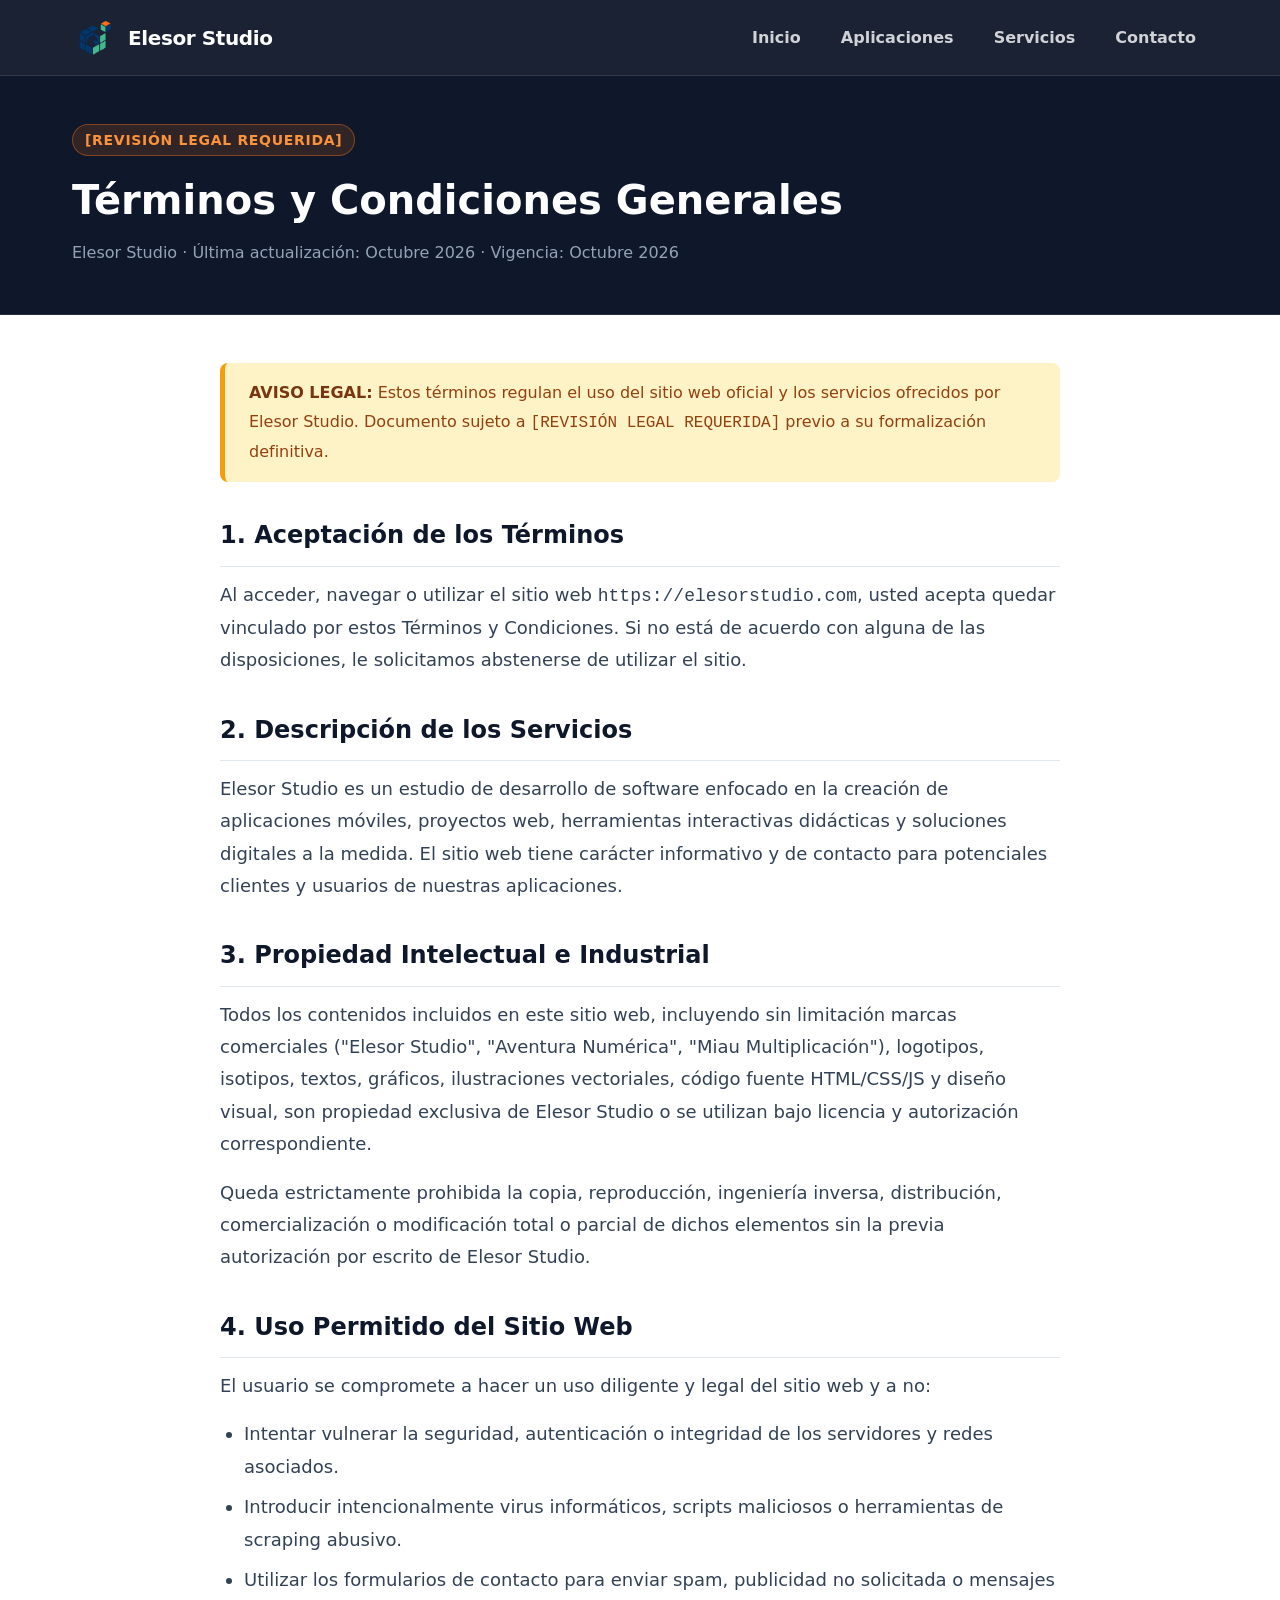
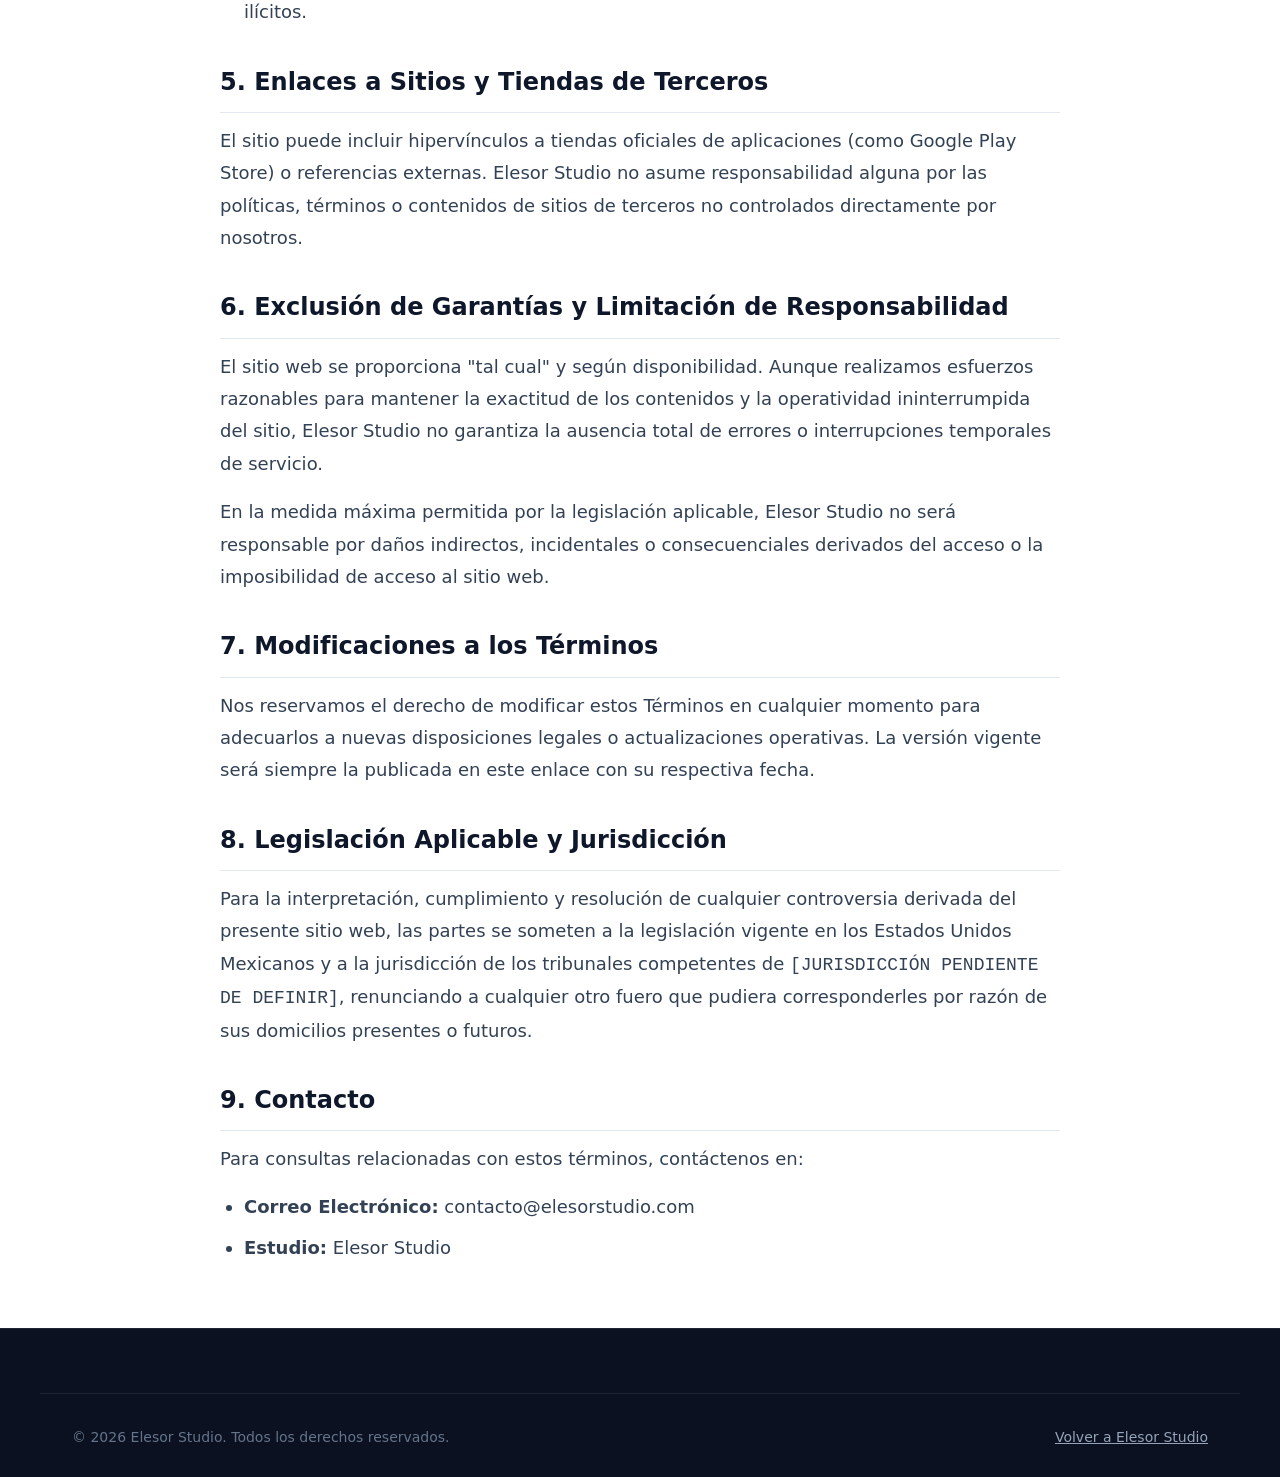
<file: terminos.html>
<!DOCTYPE html>
<html lang="es">
<head>
  <meta charset="UTF-8">
  <meta name="viewport" content="width=device-width, initial-scale=1.0">
  <title>Términos y Condiciones Generales | Elesor Studio</title>
  <meta name="description" content="Términos y condiciones de uso del sitio web y servicios de desarrollo de software de Elesor Studio.">
  <link rel="canonical" href="https://elesorstudio.com/terminos.html">
  <link rel="icon" type="image/png" href="assets/img/logo.png">
  <link rel="stylesheet" href="assets/css/base.css">
  <link rel="stylesheet" href="assets/css/legal.css">
</head>
<body>
  <a href="#contenido-principal" class="skip-link">Saltar al contenido principal</a>

  <header class="site-header">
    <div class="container nav-container">
      <a href="/" class="nav-brand">
        <img src="assets/img/logo.png" alt="Logo de Elesor Studio" class="nav-logo-img" width="44" height="44">
        <span>Elesor Studio</span>
      </a>
      <nav aria-label="Navegación principal">
        <ul class="nav-links">
          <li><a href="/" class="nav-link">Inicio</a></li>
          <li><a href="/#productos" class="nav-link">Aplicaciones</a></li>
          <li><a href="/#servicios" class="nav-link">Servicios</a></li>
          <li><a href="/#contacto" class="nav-link">Contacto</a></li>
        </ul>
      </nav>
    </div>
  </header>

  <main id="contenido-principal">
    <section class="legal-page-header">
      <div class="container">
        <span class="legal-badge">[REVISIÓN LEGAL REQUERIDA]</span>
        <h1 class="legal-title">Términos y Condiciones Generales</h1>
        <p class="legal-meta">
          Elesor Studio · Última actualización: <span data-config="LAST_UPDATED">[FECHA DE ACTUALIZACIÓN]</span> · Vigencia: <span data-config="EFFECTIVE_DATE">[FECHA DE VIGENCIA]</span>
        </p>
      </div>
    </section>

    <section class="legal-body">
      <div class="container">
        <div class="legal-content">
          <div class="legal-warning-box">
            <strong>AVISO LEGAL:</strong> Estos términos regulan el uso del sitio web oficial y los servicios ofrecidos por Elesor Studio. Documento sujeto a <code>[REVISIÓN LEGAL REQUERIDA]</code> previo a su formalización definitiva.
          </div>

          <h2>1. Aceptación de los Términos</h2>
          <p>
            Al acceder, navegar o utilizar el sitio web <code>https://elesorstudio.com</code>, usted acepta quedar vinculado por estos Términos y Condiciones. Si no está de acuerdo con alguna de las disposiciones, le solicitamos abstenerse de utilizar el sitio.
          </p>

          <h2>2. Descripción de los Servicios</h2>
          <p>
            Elesor Studio es un estudio de desarrollo de software enfocado en la creación de aplicaciones móviles, proyectos web, herramientas interactivas didácticas y soluciones digitales a la medida. El sitio web tiene carácter informativo y de contacto para potenciales clientes y usuarios de nuestras aplicaciones.
          </p>

          <h2>3. Propiedad Intelectual e Industrial</h2>
          <p>
            Todos los contenidos incluidos en este sitio web, incluyendo sin limitación marcas comerciales ("Elesor Studio", "Aventura Numérica", "Miau Multiplicación"), logotipos, isotipos, textos, gráficos, ilustraciones vectoriales, código fuente HTML/CSS/JS y diseño visual, son propiedad exclusiva de Elesor Studio o se utilizan bajo licencia y autorización correspondiente.
          </p>
          <p>
            Queda estrictamente prohibida la copia, reproducción, ingeniería inversa, distribución, comercialización o modificación total o parcial de dichos elementos sin la previa autorización por escrito de Elesor Studio.
          </p>

          <h2>4. Uso Permitido del Sitio Web</h2>
          <p>
            El usuario se compromete a hacer un uso diligente y legal del sitio web y a no:
          </p>
          <ul>
            <li>Intentar vulnerar la seguridad, autenticación o integridad de los servidores y redes asociados.</li>
            <li>Introducir intencionalmente virus informáticos, scripts maliciosos o herramientas de scraping abusivo.</li>
            <li>Utilizar los formularios de contacto para enviar spam, publicidad no solicitada o mensajes ilícitos.</li>
          </ul>

          <h2>5. Enlaces a Sitios y Tiendas de Terceros</h2>
          <p>
            El sitio puede incluir hipervínculos a tiendas oficiales de aplicaciones (como Google Play Store) o referencias externas. Elesor Studio no asume responsabilidad alguna por las políticas, términos o contenidos de sitios de terceros no controlados directamente por nosotros.
          </p>

          <h2>6. Exclusión de Garantías y Limitación de Responsabilidad</h2>
          <p>
            El sitio web se proporciona "tal cual" y según disponibilidad. Aunque realizamos esfuerzos razonables para mantener la exactitud de los contenidos y la operatividad ininterrumpida del sitio, Elesor Studio no garantiza la ausencia total de errores o interrupciones temporales de servicio.
          </p>
          <p>
            En la medida máxima permitida por la legislación aplicable, Elesor Studio no será responsable por daños indirectos, incidentales o consecuenciales derivados del acceso o la imposibilidad de acceso al sitio web.
          </p>

          <h2>7. Modificaciones a los Términos</h2>
          <p>
            Nos reservamos el derecho de modificar estos Términos en cualquier momento para adecuarlos a nuevas disposiciones legales o actualizaciones operativas. La versión vigente será siempre la publicada en este enlace con su respectiva fecha.
          </p>

          <h2>8. Legislación Aplicable y Jurisdicción</h2>
          <p>
            Para la interpretación, cumplimiento y resolución de cualquier controversia derivada del presente sitio web, las partes se someten a la legislación vigente en los Estados Unidos Mexicanos y a la jurisdicción de los tribunales competentes de <code>[JURISDICCIÓN PENDIENTE DE DEFINIR]</code>, renunciando a cualquier otro fuero que pudiera corresponderles por razón de sus domicilios presentes o futuros.
          </p>

          <h2>9. Contacto</h2>
          <p>
            Para consultas relacionadas con estos términos, contáctenos en:
          </p>
          <ul>
            <li><strong>Correo Electrónico:</strong> <span data-config="CONTACT_EMAIL">[EMAIL DE CONTACTO]</span></li>
            <li><strong>Estudio:</strong> Elesor Studio</li>
          </ul>
        </div>
      </div>
    </section>
  </main>

  <footer class="site-footer">
    <div class="container footer-bottom">
      <div>© <span data-year>2026</span> Elesor Studio. Todos los derechos reservados.</div>
      <div><a href="/" style="color: #94A3B8; text-decoration: underline;">Volver a Elesor Studio</a></div>
    </div>
  </footer>

  <script src="assets/js/config.js"></script>
  <script src="assets/js/main.js"></script>
</body>
</html>
</file>
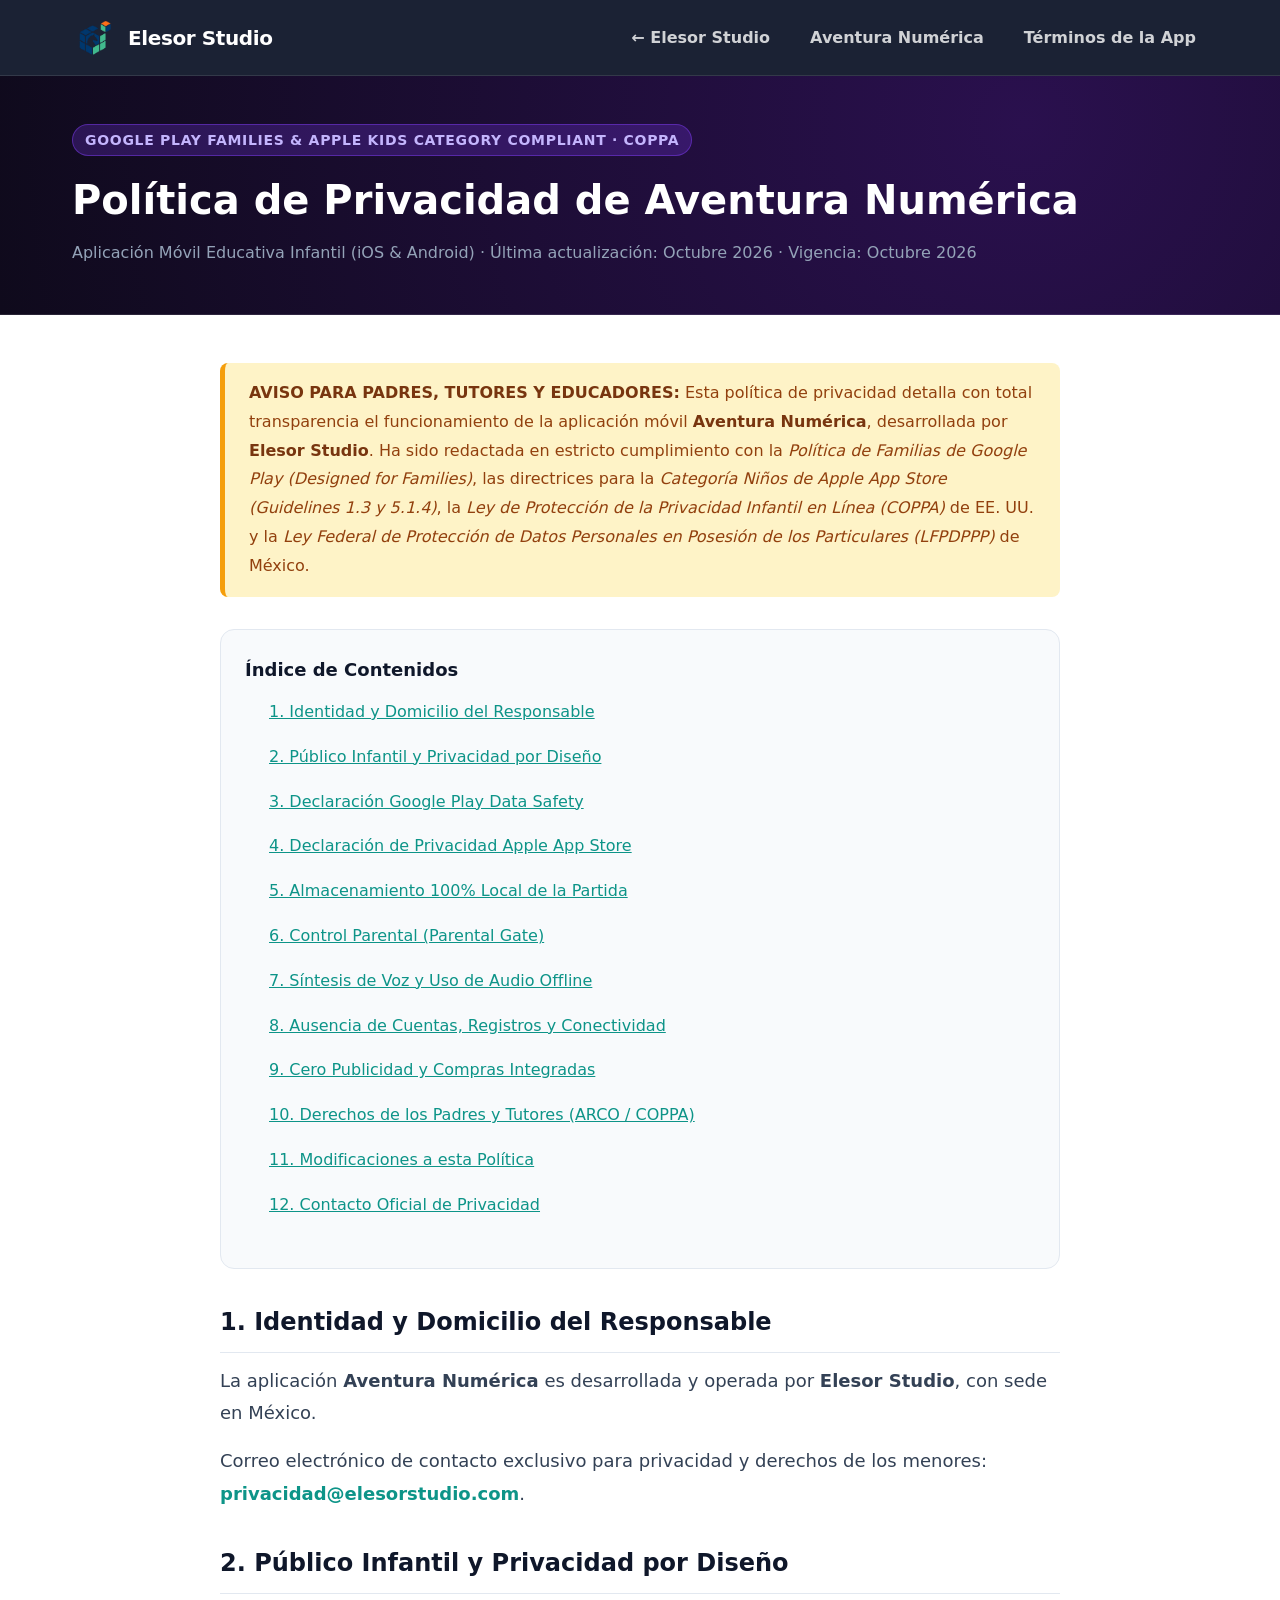
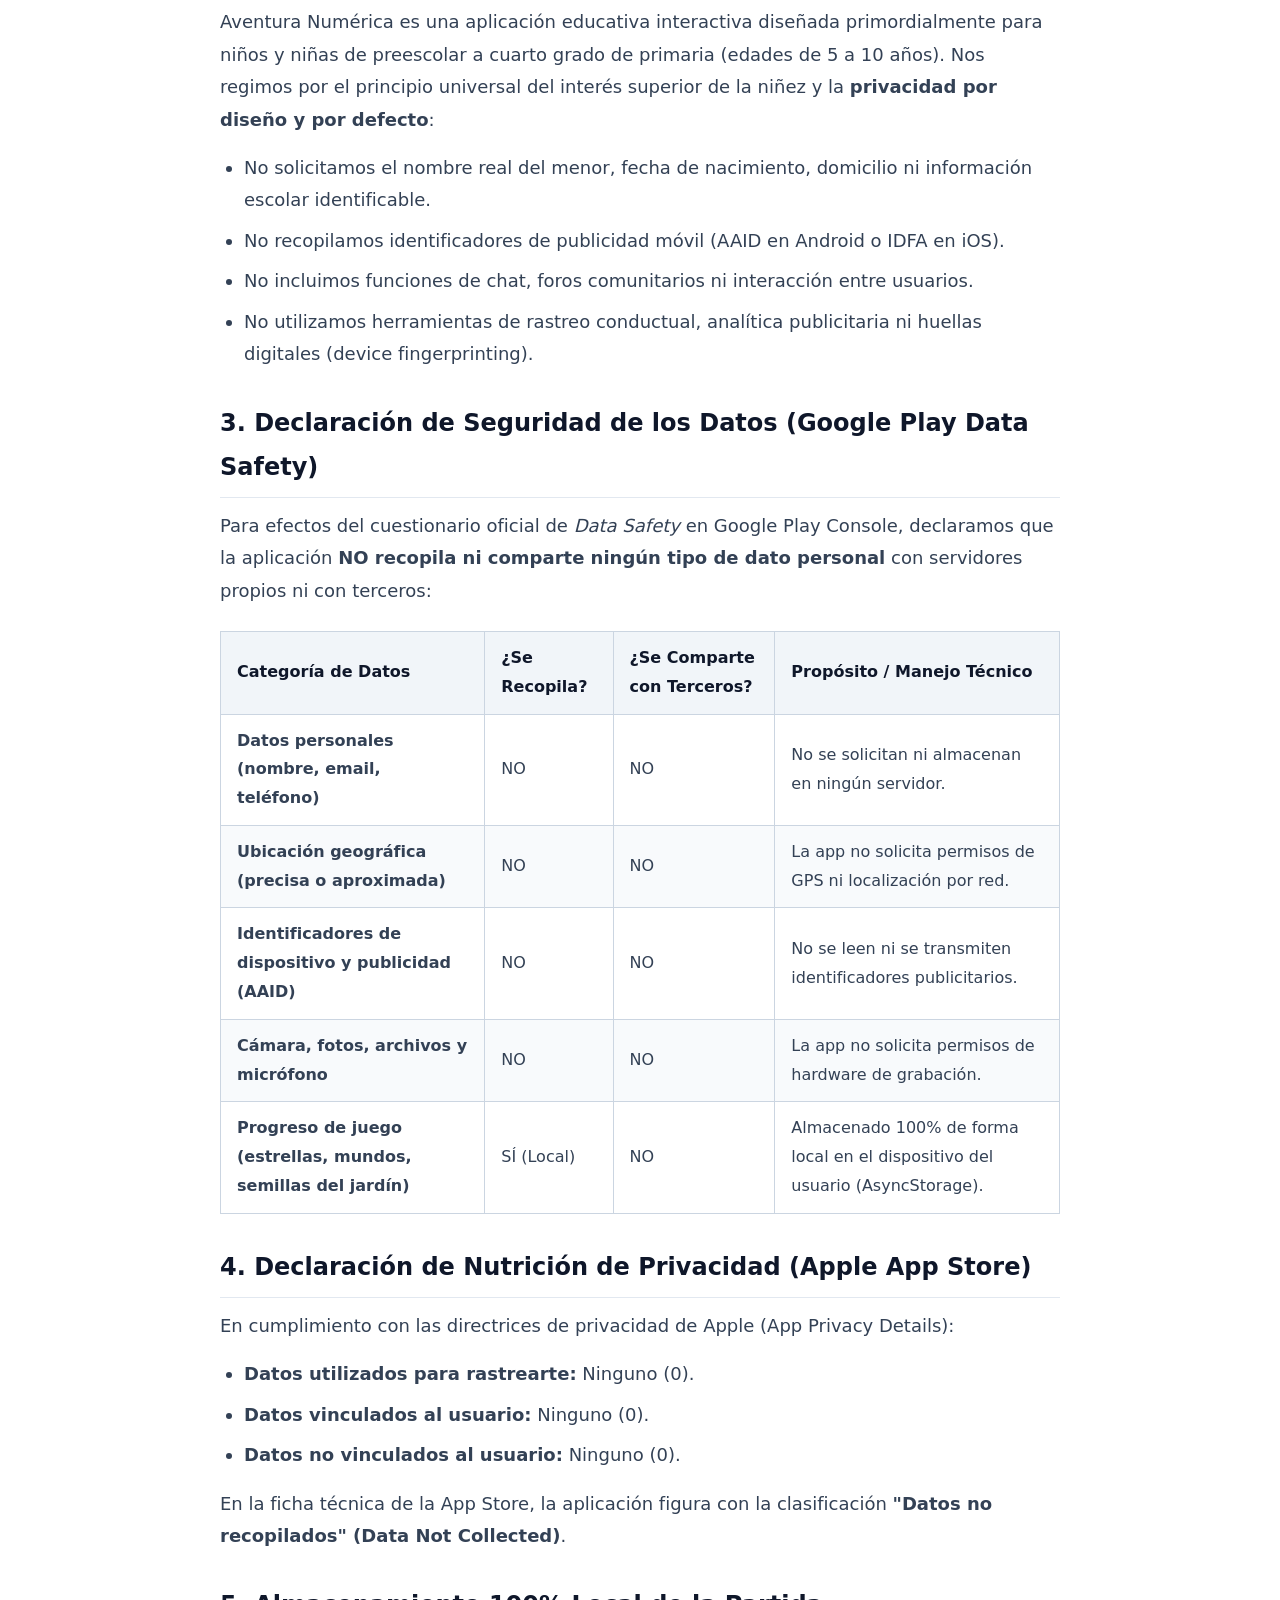
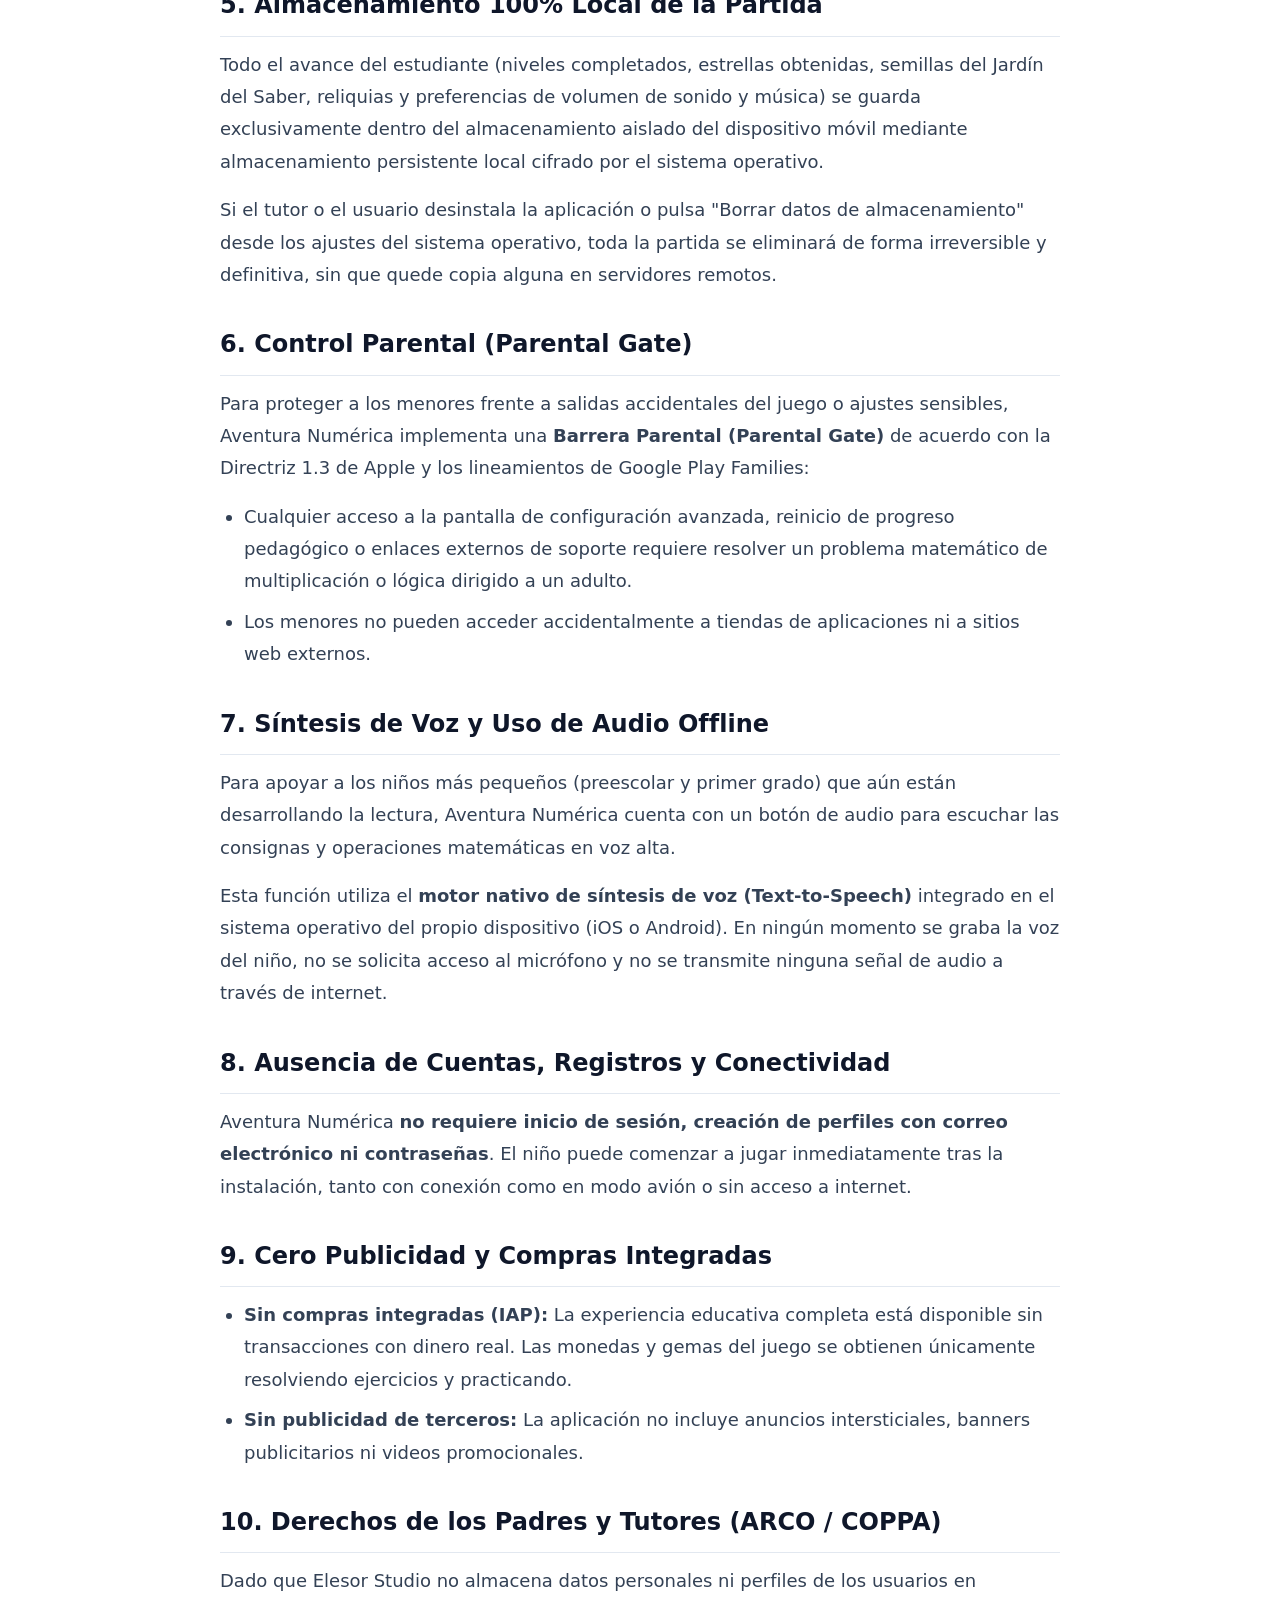
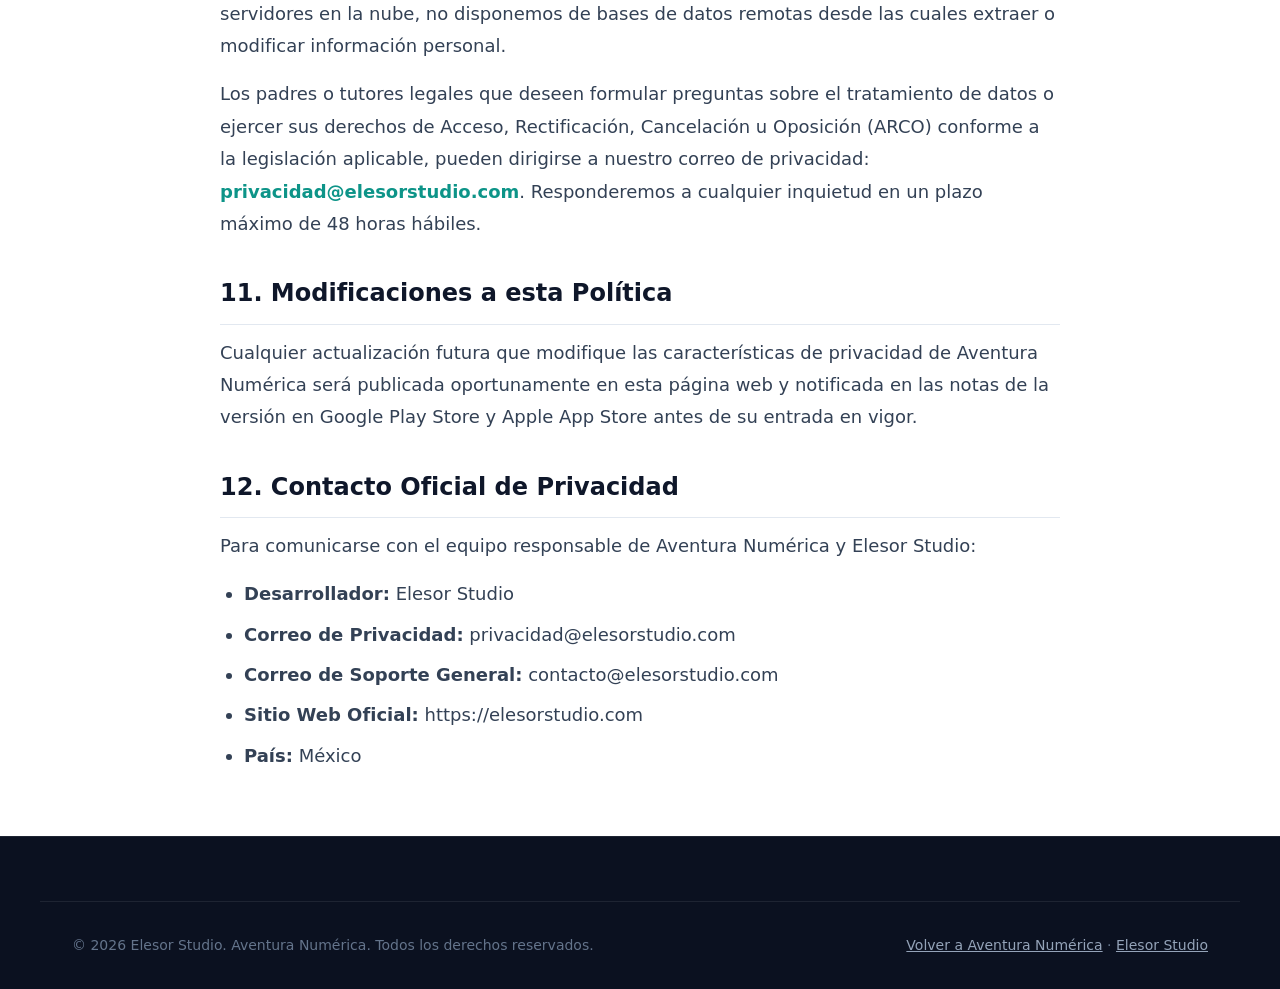
<file: aventura-numerica/privacidad.html>
<!DOCTYPE html>
<html lang="es">
<head>
  <meta charset="UTF-8">
  <meta name="viewport" content="width=device-width, initial-scale=1.0">
  <title>Política de Privacidad | Aventura Numérica — Elesor Studio</title>
  <meta name="description" content="Política de privacidad oficial de la aplicación móvil infantil Aventura Numérica. Cumplimiento estricto de Google Play Families, Apple App Store Kids Category, COPPA y LFPDPPP.">
  <link rel="canonical" href="https://elesorstudio.com/aventura-numerica/privacidad.html">
  <link rel="icon" type="image/png" href="assets/favicon.png">
  <link rel="apple-touch-icon" href="assets/icon.png">
  <link rel="stylesheet" href="../assets/css/base.css">
  <link rel="stylesheet" href="../assets/css/legal.css">
</head>
<body>
  <a href="#contenido-principal" class="skip-link">Saltar al contenido principal</a>

  <header class="site-header">
    <div class="container nav-container">
      <a href="../" class="nav-brand">
        <img src="../assets/img/logo.png" alt="Logo de Elesor Studio" class="nav-logo-img" width="44" height="44">
        <span>Elesor Studio</span>
      </a>
      <nav aria-label="Navegación de Aventura Numérica">
        <ul class="nav-links">
          <li><a href="../" class="nav-link">← Elesor Studio</a></li>
          <li><a href="./" class="nav-link">Aventura Numérica</a></li>
          <li><a href="terminos.html" class="nav-link">Términos de la App</a></li>
        </ul>
      </nav>
    </div>
  </header>

  <main id="contenido-principal">
    <section class="legal-page-header" style="background: radial-gradient(circle at 80% 20%, #2A104E 0%, #0F0A1C 100%);">
      <div class="container">
        <span class="legal-badge" style="background: rgba(124, 58, 237, 0.25); border-color: rgba(124, 58, 237, 0.5); color: #C4B5FD;">
          GOOGLE PLAY FAMILIES & APPLE KIDS CATEGORY COMPLIANT · COPPA
        </span>
        <h1 class="legal-title">Política de Privacidad de Aventura Numérica</h1>
        <p class="legal-meta">
          Aplicación Móvil Educativa Infantil (iOS & Android) · Última actualización: <span data-config="LAST_UPDATED">Octubre 2026</span> · Vigencia: <span data-config="EFFECTIVE_DATE">Octubre 2026</span>
        </p>
      </div>
    </section>

    <section class="legal-body">
      <div class="container">
        <div class="legal-content">
          <div class="legal-warning-box">
            <strong>AVISO PARA PADRES, TUTORES Y EDUCADORES:</strong> Esta política de privacidad detalla con total transparencia el funcionamiento de la aplicación móvil <strong>Aventura Numérica</strong>, desarrollada por <strong>Elesor Studio</strong>. Ha sido redactada en estricto cumplimiento con la <em>Política de Familias de Google Play (Designed for Families)</em>, las directrices para la <em>Categoría Niños de Apple App Store (Guidelines 1.3 y 5.1.4)</em>, la <em>Ley de Protección de la Privacidad Infantil en Línea (COPPA)</em> de EE. UU. y la <em>Ley Federal de Protección de Datos Personales en Posesión de los Particulares (LFPDPPP)</em> de México.
          </div>

          <div class="legal-toc">
            <div class="legal-toc-title">Índice de Contenidos</div>
            <ul class="legal-toc-list">
              <li><a href="#responsable">1. Identidad y Domicilio del Responsable</a></li>
              <li><a href="#compromiso-menores">2. Público Infantil y Privacidad por Diseño</a></li>
              <li><a href="#google-play-safety">3. Declaración Google Play Data Safety</a></li>
              <li><a href="#apple-privacy">4. Declaración de Privacidad Apple App Store</a></li>
              <li><a href="#almacenamiento-local">5. Almacenamiento 100% Local de la Partida</a></li>
              <li><a href="#control-parental">6. Control Parental (Parental Gate)</a></li>
              <li><a href="#sintesis-voz">7. Síntesis de Voz y Uso de Audio Offline</a></li>
              <li><a href="#sin-cuentas">8. Ausencia de Cuentas, Registros y Conectividad</a></li>
              <li><a href="#sin-publicidad">9. Cero Publicidad y Compras Integradas</a></li>
              <li><a href="#derechos-arco">10. Derechos de los Padres y Tutores (ARCO / COPPA)</a></li>
              <li><a href="#modificaciones">11. Modificaciones a esta Política</a></li>
              <li><a href="#contacto">12. Contacto Oficial de Privacidad</a></li>
            </ul>
          </div>

          <h2 id="responsable">1. Identidad y Domicilio del Responsable</h2>
          <p>
            La aplicación <strong>Aventura Numérica</strong> es desarrollada y operada por <strong>Elesor Studio</strong>, con sede en México.
          </p>
          <p>
            Correo electrónico de contacto exclusivo para privacidad y derechos de los menores: <a href="mailto:privacidad@elesorstudio.com" style="color: #0D9488; font-weight: 700;"><span data-config="PRIVACY_EMAIL">privacidad@elesorstudio.com</span></a>.
          </p>

          <h2 id="compromiso-menores">2. Público Infantil y Privacidad por Diseño</h2>
          <p>
            Aventura Numérica es una aplicación educativa interactiva diseñada primordialmente para niños y niñas de preescolar a cuarto grado de primaria (edades de 5 a 10 años). Nos regimos por el principio universal del interés superior de la niñez y la <strong>privacidad por diseño y por defecto</strong>:
          </p>
          <ul>
            <li>No solicitamos el nombre real del menor, fecha de nacimiento, domicilio ni información escolar identificable.</li>
            <li>No recopilamos identificadores de publicidad móvil (AAID en Android o IDFA en iOS).</li>
            <li>No incluimos funciones de chat, foros comunitarios ni interacción entre usuarios.</li>
            <li>No utilizamos herramientas de rastreo conductual, analítica publicitaria ni huellas digitales (device fingerprinting).</li>
          </ul>

          <h2 id="google-play-safety">3. Declaración de Seguridad de los Datos (Google Play Data Safety)</h2>
          <p>
            Para efectos del cuestionario oficial de <em>Data Safety</em> en Google Play Console, declaramos que la aplicación <strong>NO recopila ni comparte ningún tipo de dato personal</strong> con servidores propios ni con terceros:
          </p>
          <table class="legal-table">
            <thead>
              <tr>
                <th>Categoría de Datos</th>
                <th>¿Se Recopila?</th>
                <th>¿Se Comparte con Terceros?</th>
                <th>Propósito / Manejo Técnico</th>
              </tr>
            </thead>
            <tbody>
              <tr>
                <td><strong>Datos personales (nombre, email, teléfono)</strong></td>
                <td>NO</td>
                <td>NO</td>
                <td>No se solicitan ni almacenan en ningún servidor.</td>
              </tr>
              <tr>
                <td><strong>Ubicación geográfica (precisa o aproximada)</strong></td>
                <td>NO</td>
                <td>NO</td>
                <td>La app no solicita permisos de GPS ni localización por red.</td>
              </tr>
              <tr>
                <td><strong>Identificadores de dispositivo y publicidad (AAID)</strong></td>
                <td>NO</td>
                <td>NO</td>
                <td>No se leen ni se transmiten identificadores publicitarios.</td>
              </tr>
              <tr>
                <td><strong>Cámara, fotos, archivos y micrófono</strong></td>
                <td>NO</td>
                <td>NO</td>
                <td>La app no solicita permisos de hardware de grabación.</td>
              </tr>
              <tr>
                <td><strong>Progreso de juego (estrellas, mundos, semillas del jardín)</strong></td>
                <td>SÍ (Local)</td>
                <td>NO</td>
                <td>Almacenado 100% de forma local en el dispositivo del usuario (AsyncStorage).</td>
              </tr>
            </tbody>
          </table>

          <h2 id="apple-privacy">4. Declaración de Nutrición de Privacidad (Apple App Store)</h2>
          <p>
            En cumplimiento con las directrices de privacidad de Apple (App Privacy Details):
          </p>
          <ul>
            <li><strong>Datos utilizados para rastrearte:</strong> Ninguno (0).</li>
            <li><strong>Datos vinculados al usuario:</strong> Ninguno (0).</li>
            <li><strong>Datos no vinculados al usuario:</strong> Ninguno (0).</li>
          </ul>
          <p>
            En la ficha técnica de la App Store, la aplicación figura con la clasificación <strong>"Datos no recopilados" (Data Not Collected)</strong>.
          </p>

          <h2 id="almacenamiento-local">5. Almacenamiento 100% Local de la Partida</h2>
          <p>
            Todo el avance del estudiante (niveles completados, estrellas obtenidas, semillas del Jardín del Saber, reliquias y preferencias de volumen de sonido y música) se guarda exclusivamente dentro del almacenamiento aislado del dispositivo móvil mediante almacenamiento persistente local cifrado por el sistema operativo.
          </p>
          <p>
            Si el tutor o el usuario desinstala la aplicación o pulsa "Borrar datos de almacenamiento" desde los ajustes del sistema operativo, toda la partida se eliminará de forma irreversible y definitiva, sin que quede copia alguna en servidores remotos.
          </p>

          <h2 id="control-parental">6. Control Parental (Parental Gate)</h2>
          <p>
            Para proteger a los menores frente a salidas accidentales del juego o ajustes sensibles, Aventura Numérica implementa una <strong>Barrera Parental (Parental Gate)</strong> de acuerdo con la Directriz 1.3 de Apple y los lineamientos de Google Play Families:
          </p>
          <ul>
            <li>Cualquier acceso a la pantalla de configuración avanzada, reinicio de progreso pedagógico o enlaces externos de soporte requiere resolver un problema matemático de multiplicación o lógica dirigido a un adulto.</li>
            <li>Los menores no pueden acceder accidentalmente a tiendas de aplicaciones ni a sitios web externos.</li>
          </ul>

          <h2 id="sintesis-voz">7. Síntesis de Voz y Uso de Audio Offline</h2>
          <p>
            Para apoyar a los niños más pequeños (preescolar y primer grado) que aún están desarrollando la lectura, Aventura Numérica cuenta con un botón de audio para escuchar las consignas y operaciones matemáticas en voz alta.
          </p>
          <p>
            Esta función utiliza el <strong>motor nativo de síntesis de voz (Text-to-Speech)</strong> integrado en el sistema operativo del propio dispositivo (iOS o Android). En ningún momento se graba la voz del niño, no se solicita acceso al micrófono y no se transmite ninguna señal de audio a través de internet.
          </p>

          <h2 id="sin-cuentas">8. Ausencia de Cuentas, Registros y Conectividad</h2>
          <p>
            Aventura Numérica <strong>no requiere inicio de sesión, creación de perfiles con correo electrónico ni contraseñas</strong>. El niño puede comenzar a jugar inmediatamente tras la instalación, tanto con conexión como en modo avión o sin acceso a internet.
          </p>

          <h2 id="sin-publicidad">9. Cero Publicidad y Compras Integradas</h2>
          <ul>
            <li><strong>Sin compras integradas (IAP):</strong> La experiencia educativa completa está disponible sin transacciones con dinero real. Las monedas y gemas del juego se obtienen únicamente resolviendo ejercicios y practicando.</li>
            <li><strong>Sin publicidad de terceros:</strong> La aplicación no incluye anuncios intersticiales, banners publicitarios ni videos promocionales.</li>
          </ul>

          <h2 id="derechos-arco">10. Derechos de los Padres y Tutores (ARCO / COPPA)</h2>
          <p>
            Dado que Elesor Studio no almacena datos personales ni perfiles de los usuarios en servidores en la nube, no disponemos de bases de datos remotas desde las cuales extraer o modificar información personal.
          </p>
          <p>
            Los padres o tutores legales que deseen formular preguntas sobre el tratamiento de datos o ejercer sus derechos de Acceso, Rectificación, Cancelación u Oposición (ARCO) conforme a la legislación aplicable, pueden dirigirse a nuestro correo de privacidad: <a href="mailto:privacidad@elesorstudio.com" style="color: #0D9488; font-weight: 700;"><span data-config="PRIVACY_EMAIL">privacidad@elesorstudio.com</span></a>. Responderemos a cualquier inquietud en un plazo máximo de 48 horas hábiles.
          </p>

          <h2 id="modificaciones">11. Modificaciones a esta Política</h2>
          <p>
            Cualquier actualización futura que modifique las características de privacidad de Aventura Numérica será publicada oportunamente en esta página web y notificada en las notas de la versión en Google Play Store y Apple App Store antes de su entrada en vigor.
          </p>

          <h2 id="contacto">12. Contacto Oficial de Privacidad</h2>
          <p>
            Para comunicarse con el equipo responsable de Aventura Numérica y Elesor Studio:
          </p>
          <ul>
            <li><strong>Desarrollador:</strong> Elesor Studio</li>
            <li><strong>Correo de Privacidad:</strong> <a href="mailto:privacidad@elesorstudio.com"><span data-config="PRIVACY_EMAIL">privacidad@elesorstudio.com</span></a></li>
            <li><strong>Correo de Soporte General:</strong> <a href="mailto:contacto@elesorstudio.com"><span data-config="CONTACT_EMAIL">contacto@elesorstudio.com</span></a></li>
            <li><strong>Sitio Web Oficial:</strong> <a href="https://elesorstudio.com" target="_blank" rel="noopener noreferrer">https://elesorstudio.com</a></li>
            <li><strong>País:</strong> México</li>
          </ul>
        </div>
      </div>
    </section>
  </main>

  <footer class="site-footer">
    <div class="container footer-bottom">
      <div>© <span data-year>2026</span> Elesor Studio. Aventura Numérica. Todos los derechos reservados.</div>
      <div><a href="./" style="color: #94A3B8; text-decoration: underline;">Volver a Aventura Numérica</a> · <a href="../" style="color: #94A3B8; text-decoration: underline;">Elesor Studio</a></div>
    </div>
  </footer>

  <script src="../assets/js/config.js"></script>
  <script src="../assets/js/main.js"></script>
</body>
</html>
</file>
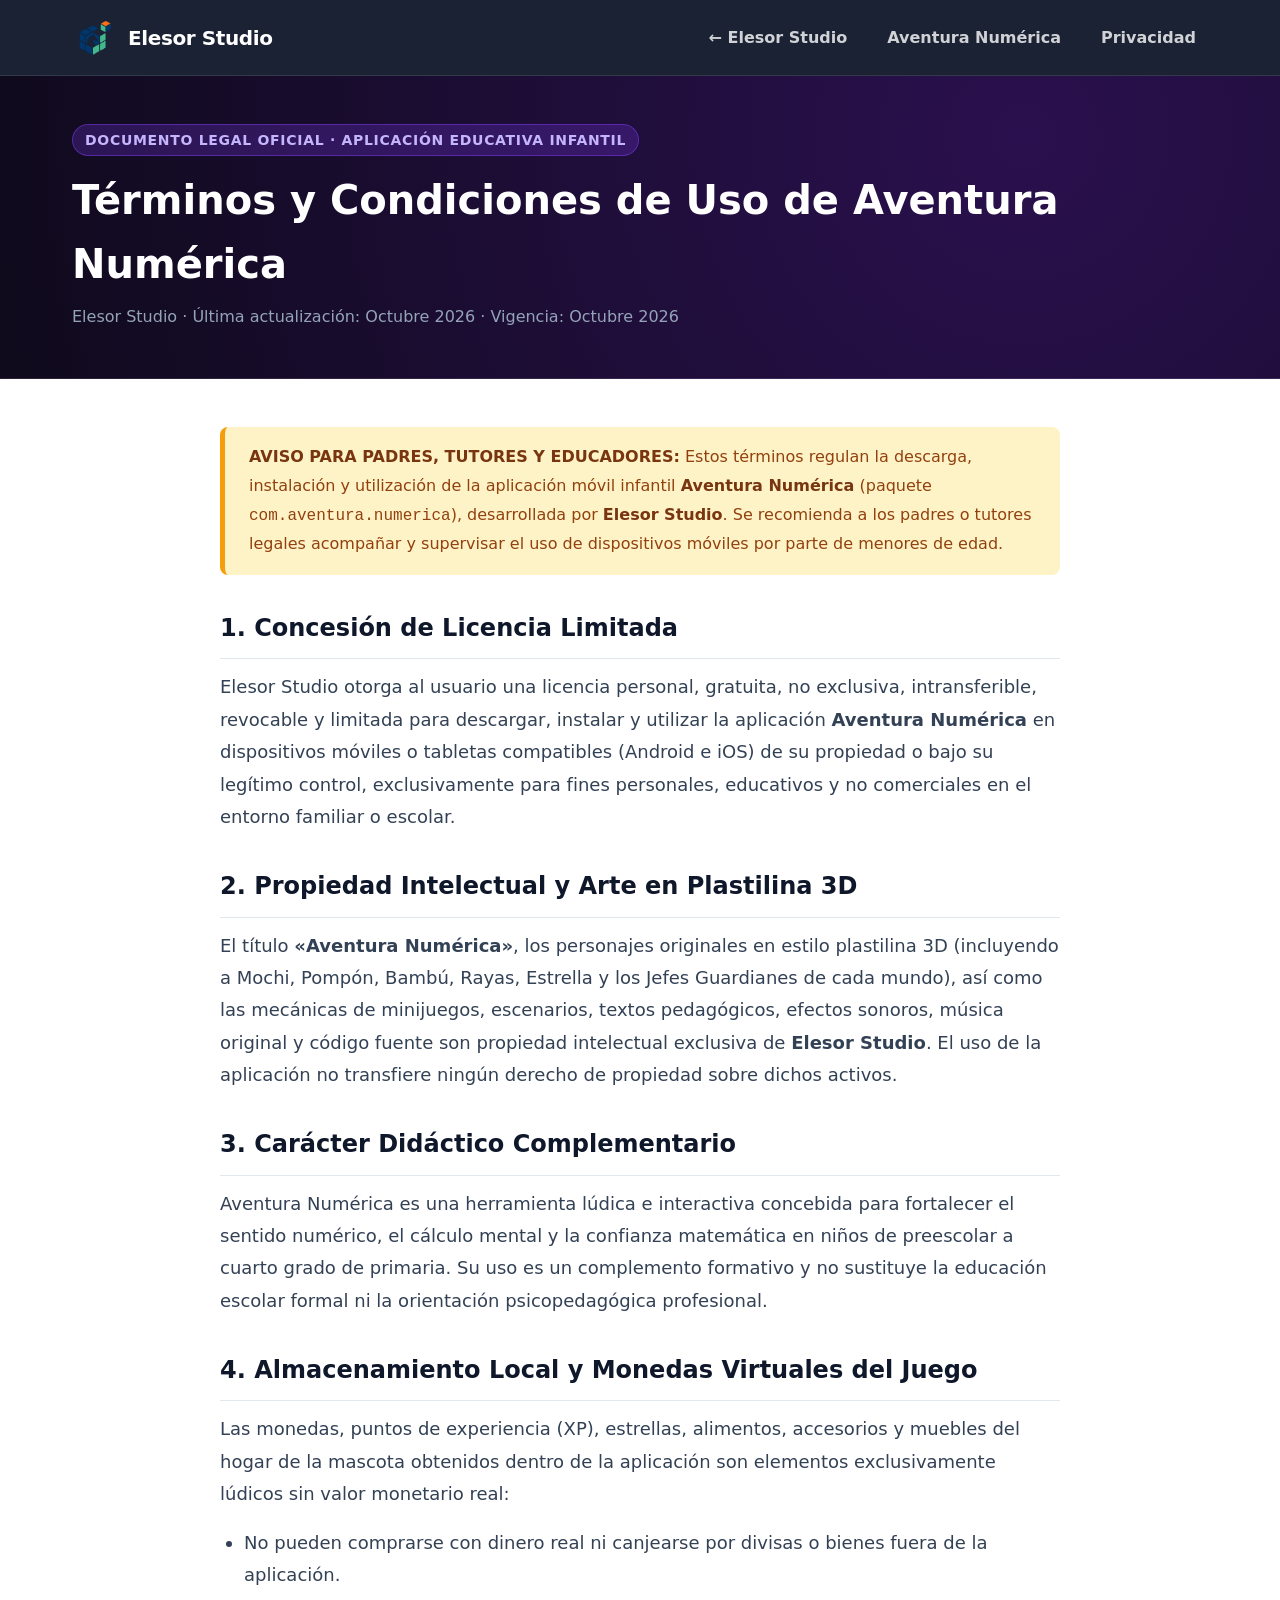
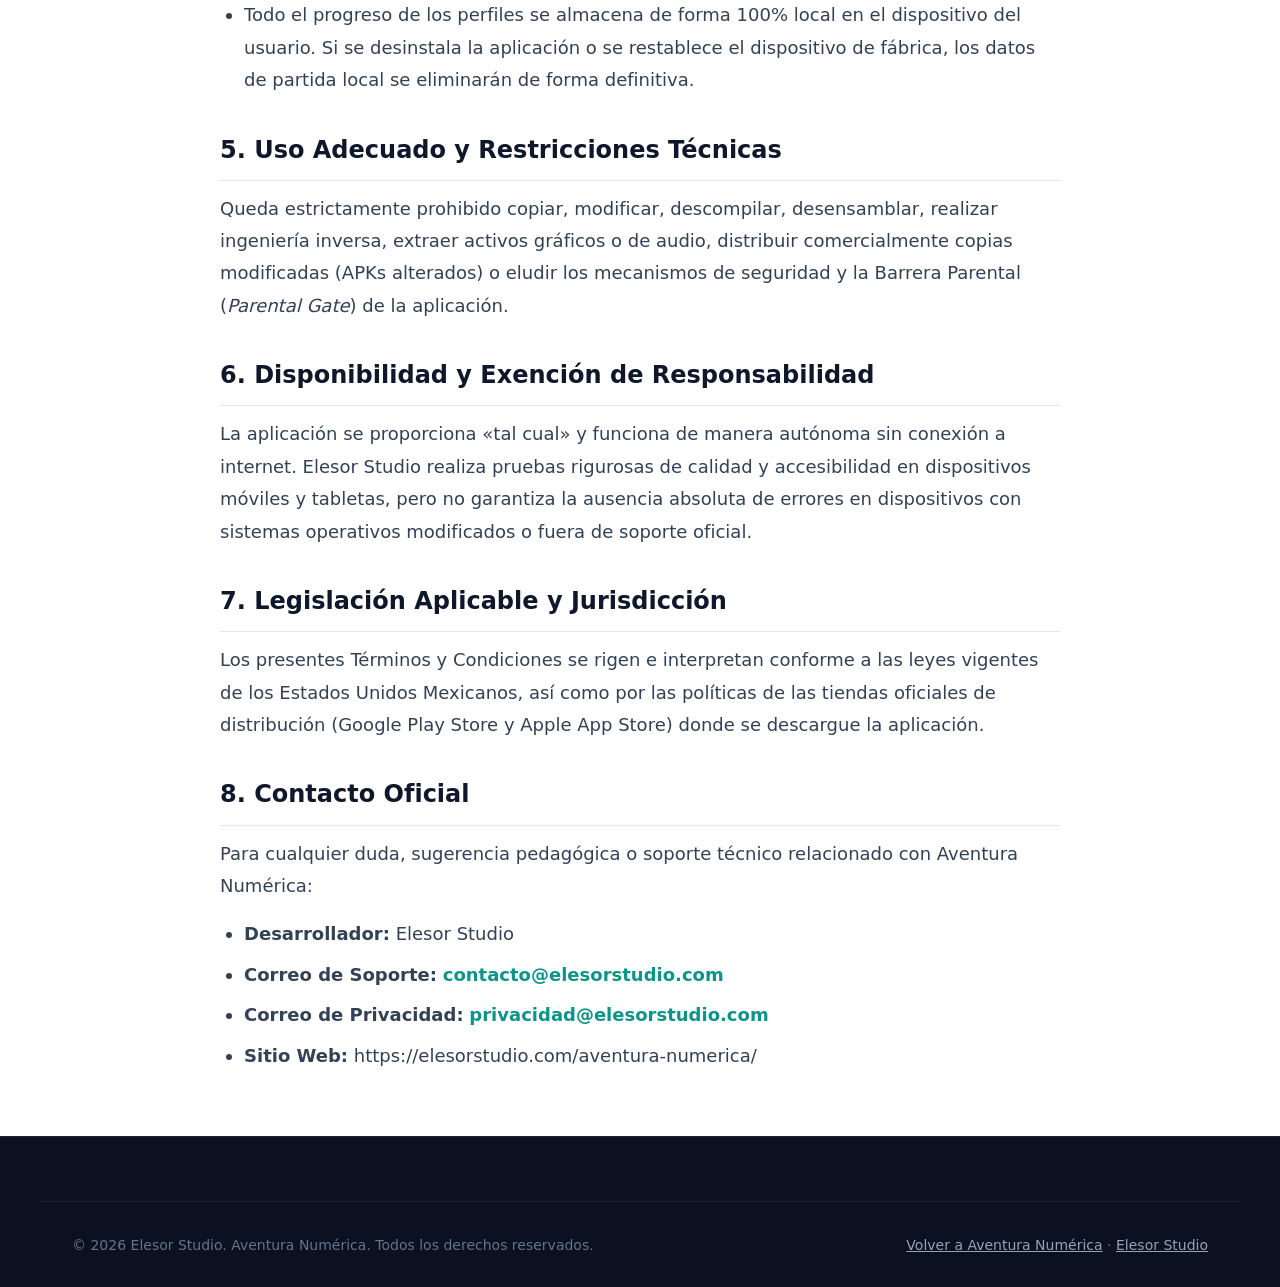
<file: aventura-numerica/terminos.html>
<!DOCTYPE html>
<html lang="es">
<head>
  <meta charset="UTF-8">
  <meta name="viewport" content="width=device-width, initial-scale=1.0">
  <title>Términos y Condiciones | Aventura Numérica — Elesor Studio</title>
  <meta name="description" content="Términos y condiciones oficiales de uso de la aplicación móvil infantil Aventura Numérica, desarrollada por Elesor Studio.">
  <link rel="canonical" href="https://elesorstudio.com/aventura-numerica/terminos.html">
  <link rel="icon" type="image/png" href="assets/favicon.png">
  <link rel="apple-touch-icon" href="assets/icon.png">
  <link rel="stylesheet" href="../assets/css/base.css">
  <link rel="stylesheet" href="../assets/css/legal.css">
</head>
<body>
  <a href="#contenido-principal" class="skip-link">Saltar al contenido principal</a>

  <header class="site-header">
    <div class="container nav-container">
      <a href="../" class="nav-brand">
        <img src="../assets/img/logo.png" alt="Logo de Elesor Studio" class="nav-logo-img" width="44" height="44">
        <span>Elesor Studio</span>
      </a>
      <nav aria-label="Navegación de Aventura Numérica">
        <ul class="nav-links">
          <li><a href="../" class="nav-link">← Elesor Studio</a></li>
          <li><a href="./" class="nav-link">Aventura Numérica</a></li>
          <li><a href="privacidad.html" class="nav-link">Privacidad</a></li>
        </ul>
      </nav>
    </div>
  </header>

  <main id="contenido-principal">
    <section class="legal-page-header" style="background: radial-gradient(circle at 80% 20%, #2A104E 0%, #0F0A1C 100%);">
      <div class="container">
        <span class="legal-badge" style="background: rgba(124, 58, 237, 0.25); border-color: rgba(124, 58, 237, 0.5); color: #C4B5FD;">
          DOCUMENTO LEGAL OFICIAL · APLICACIÓN EDUCATIVA INFANTIL
        </span>
        <h1 class="legal-title">Términos y Condiciones de Uso de Aventura Numérica</h1>
        <p class="legal-meta">
          Elesor Studio · Última actualización: <span data-config="LAST_UPDATED">Octubre 2026</span> · Vigencia: <span data-config="EFFECTIVE_DATE">Octubre 2026</span>
        </p>
      </div>
    </section>

    <section class="legal-body">
      <div class="container">
        <div class="legal-content">
          <div class="legal-warning-box">
            <strong>AVISO PARA PADRES, TUTORES Y EDUCADORES:</strong> Estos términos regulan la descarga, instalación y utilización de la aplicación móvil infantil <strong>Aventura Numérica</strong> (paquete <code>com.aventura.numerica</code>), desarrollada por <strong>Elesor Studio</strong>. Se recomienda a los padres o tutores legales acompañar y supervisar el uso de dispositivos móviles por parte de menores de edad.
          </div>

          <h2>1. Concesión de Licencia Limitada</h2>
          <p>
            Elesor Studio otorga al usuario una licencia personal, gratuita, no exclusiva, intransferible, revocable y limitada para descargar, instalar y utilizar la aplicación <strong>Aventura Numérica</strong> en dispositivos móviles o tabletas compatibles (Android e iOS) de su propiedad o bajo su legítimo control, exclusivamente para fines personales, educativos y no comerciales en el entorno familiar o escolar.
          </p>

          <h2>2. Propiedad Intelectual y Arte en Plastilina 3D</h2>
          <p>
            El título <strong>«Aventura Numérica»</strong>, los personajes originales en estilo plastilina 3D (incluyendo a Mochi, Pompón, Bambú, Rayas, Estrella y los Jefes Guardianes de cada mundo), así como las mecánicas de minijuegos, escenarios, textos pedagógicos, efectos sonoros, música original y código fuente son propiedad intelectual exclusiva de <strong>Elesor Studio</strong>. El uso de la aplicación no transfiere ningún derecho de propiedad sobre dichos activos.
          </p>

          <h2>3. Carácter Didáctico Complementario</h2>
          <p>
            Aventura Numérica es una herramienta lúdica e interactiva concebida para fortalecer el sentido numérico, el cálculo mental y la confianza matemática en niños de preescolar a cuarto grado de primaria. Su uso es un complemento formativo y no sustituye la educación escolar formal ni la orientación psicopedagógica profesional.
          </p>

          <h2>4. Almacenamiento Local y Monedas Virtuales del Juego</h2>
          <p>
            Las monedas, puntos de experiencia (XP), estrellas, alimentos, accesorios y muebles del hogar de la mascota obtenidos dentro de la aplicación son elementos exclusivamente lúdicos sin valor monetario real:
          </p>
          <ul>
            <li>No pueden comprarse con dinero real ni canjearse por divisas o bienes fuera de la aplicación.</li>
            <li>Todo el progreso de los perfiles se almacena de forma 100% local en el dispositivo del usuario. Si se desinstala la aplicación o se restablece el dispositivo de fábrica, los datos de partida local se eliminarán de forma definitiva.</li>
          </ul>

          <h2>5. Uso Adecuado y Restricciones Técnicas</h2>
          <p>
            Queda estrictamente prohibido copiar, modificar, descompilar, desensamblar, realizar ingeniería inversa, extraer activos gráficos o de audio, distribuir comercialmente copias modificadas (APKs alterados) o eludir los mecanismos de seguridad y la Barrera Parental (<em>Parental Gate</em>) de la aplicación.
          </p>

          <h2>6. Disponibilidad y Exención de Responsabilidad</h2>
          <p>
            La aplicación se proporciona «tal cual» y funciona de manera autónoma sin conexión a internet. Elesor Studio realiza pruebas rigurosas de calidad y accesibilidad en dispositivos móviles y tabletas, pero no garantiza la ausencia absoluta de errores en dispositivos con sistemas operativos modificados o fuera de soporte oficial.
          </p>

          <h2>7. Legislación Aplicable y Jurisdicción</h2>
          <p>
            Los presentes Términos y Condiciones se rigen e interpretan conforme a las leyes vigentes de los Estados Unidos Mexicanos, así como por las políticas de las tiendas oficiales de distribución (Google Play Store y Apple App Store) donde se descargue la aplicación.
          </p>

          <h2>8. Contacto Oficial</h2>
          <p>
            Para cualquier duda, sugerencia pedagógica o soporte técnico relacionado con Aventura Numérica:
          </p>
          <ul>
            <li><strong>Desarrollador:</strong> Elesor Studio</li>
            <li><strong>Correo de Soporte:</strong> <a href="mailto:contacto@elesorstudio.com" style="color: #0D9488; font-weight: 700;"><span data-config="CONTACT_EMAIL">contacto@elesorstudio.com</span></a></li>
            <li><strong>Correo de Privacidad:</strong> <a href="mailto:privacidad@elesorstudio.com" style="color: #0D9488; font-weight: 700;"><span data-config="PRIVACY_EMAIL">privacidad@elesorstudio.com</span></a></li>
            <li><strong>Sitio Web:</strong> <a href="https://elesorstudio.com/aventura-numerica/">https://elesorstudio.com/aventura-numerica/</a></li>
          </ul>
        </div>
      </div>
    </section>
  </main>

  <footer class="site-footer">
    <div class="container footer-bottom">
      <div>© <span data-year>2026</span> Elesor Studio. Aventura Numérica. Todos los derechos reservados.</div>
      <div><a href="./" style="color: #94A3B8; text-decoration: underline;">Volver a Aventura Numérica</a> · <a href="../" style="color: #94A3B8; text-decoration: underline;">Elesor Studio</a></div>
    </div>
  </footer>

  <script src="../assets/js/config.js"></script>
  <script src="../assets/js/main.js"></script>
</body>
</html>
</file>
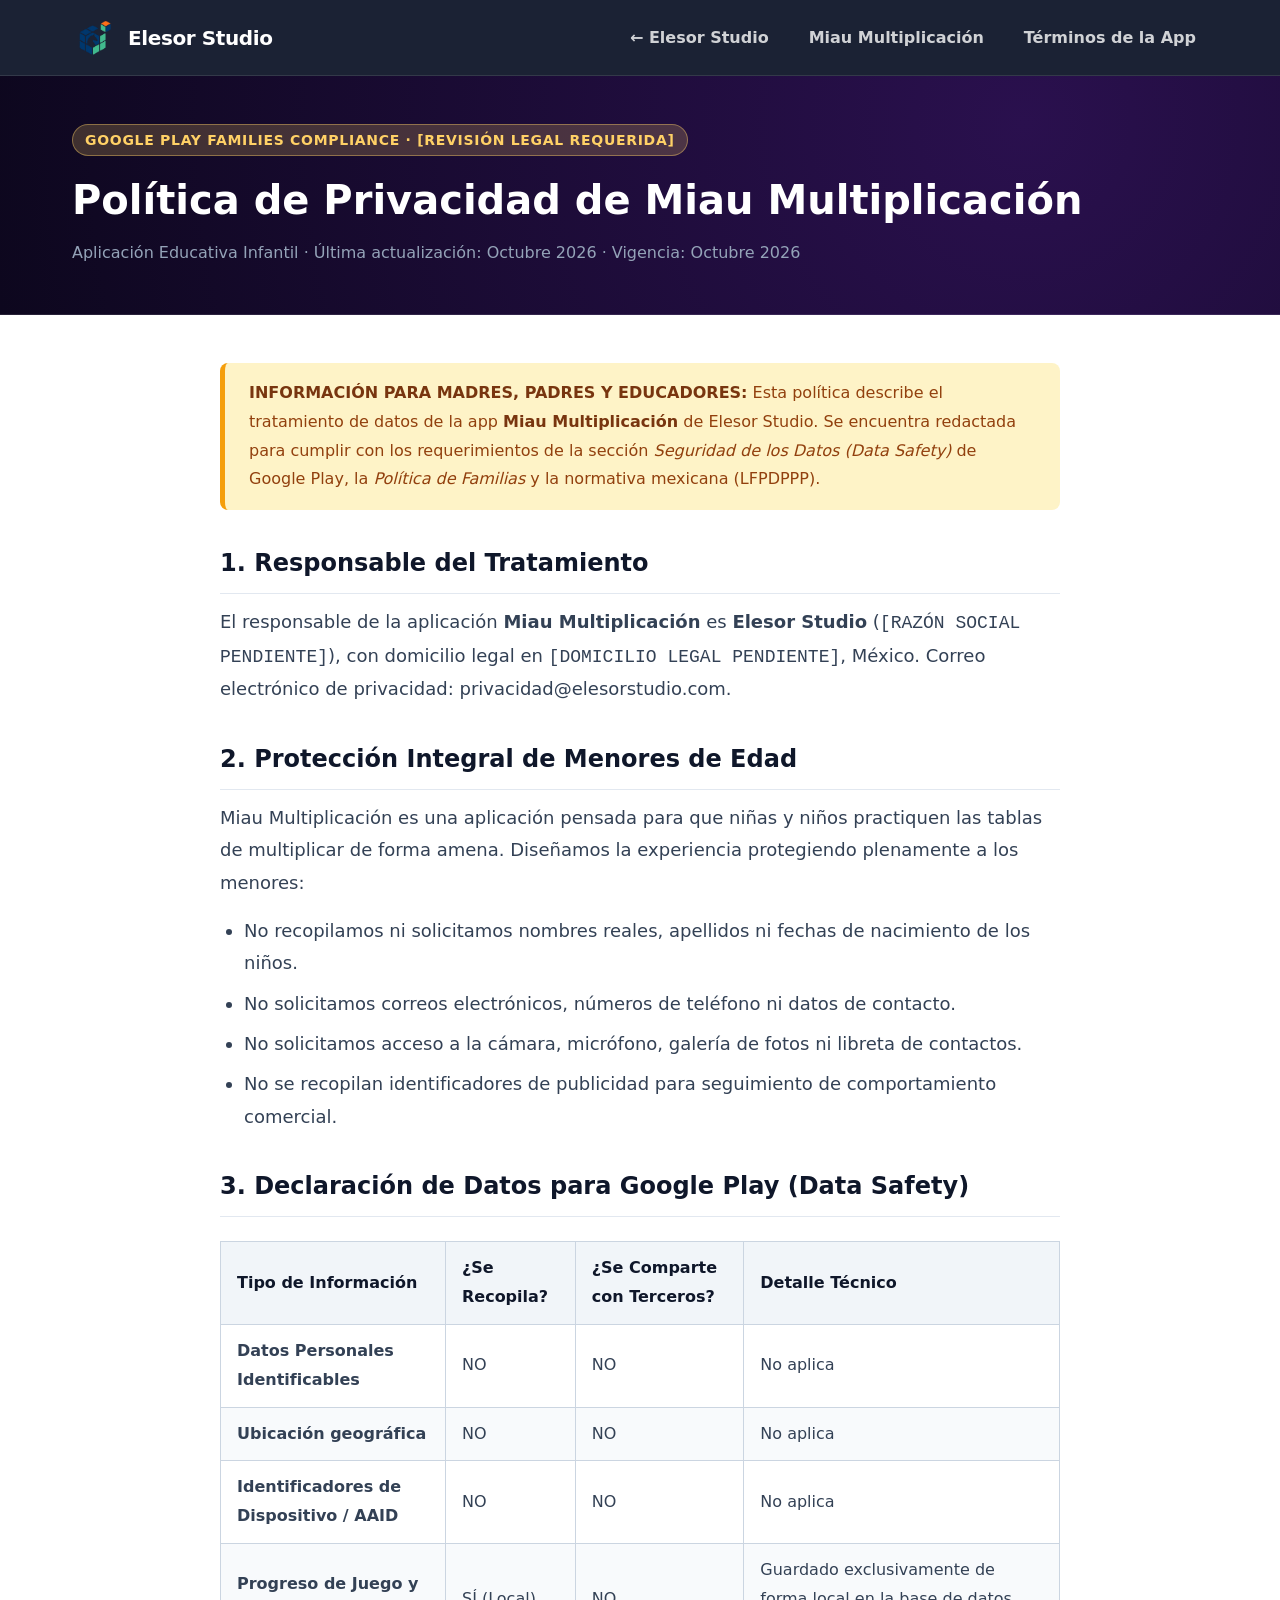
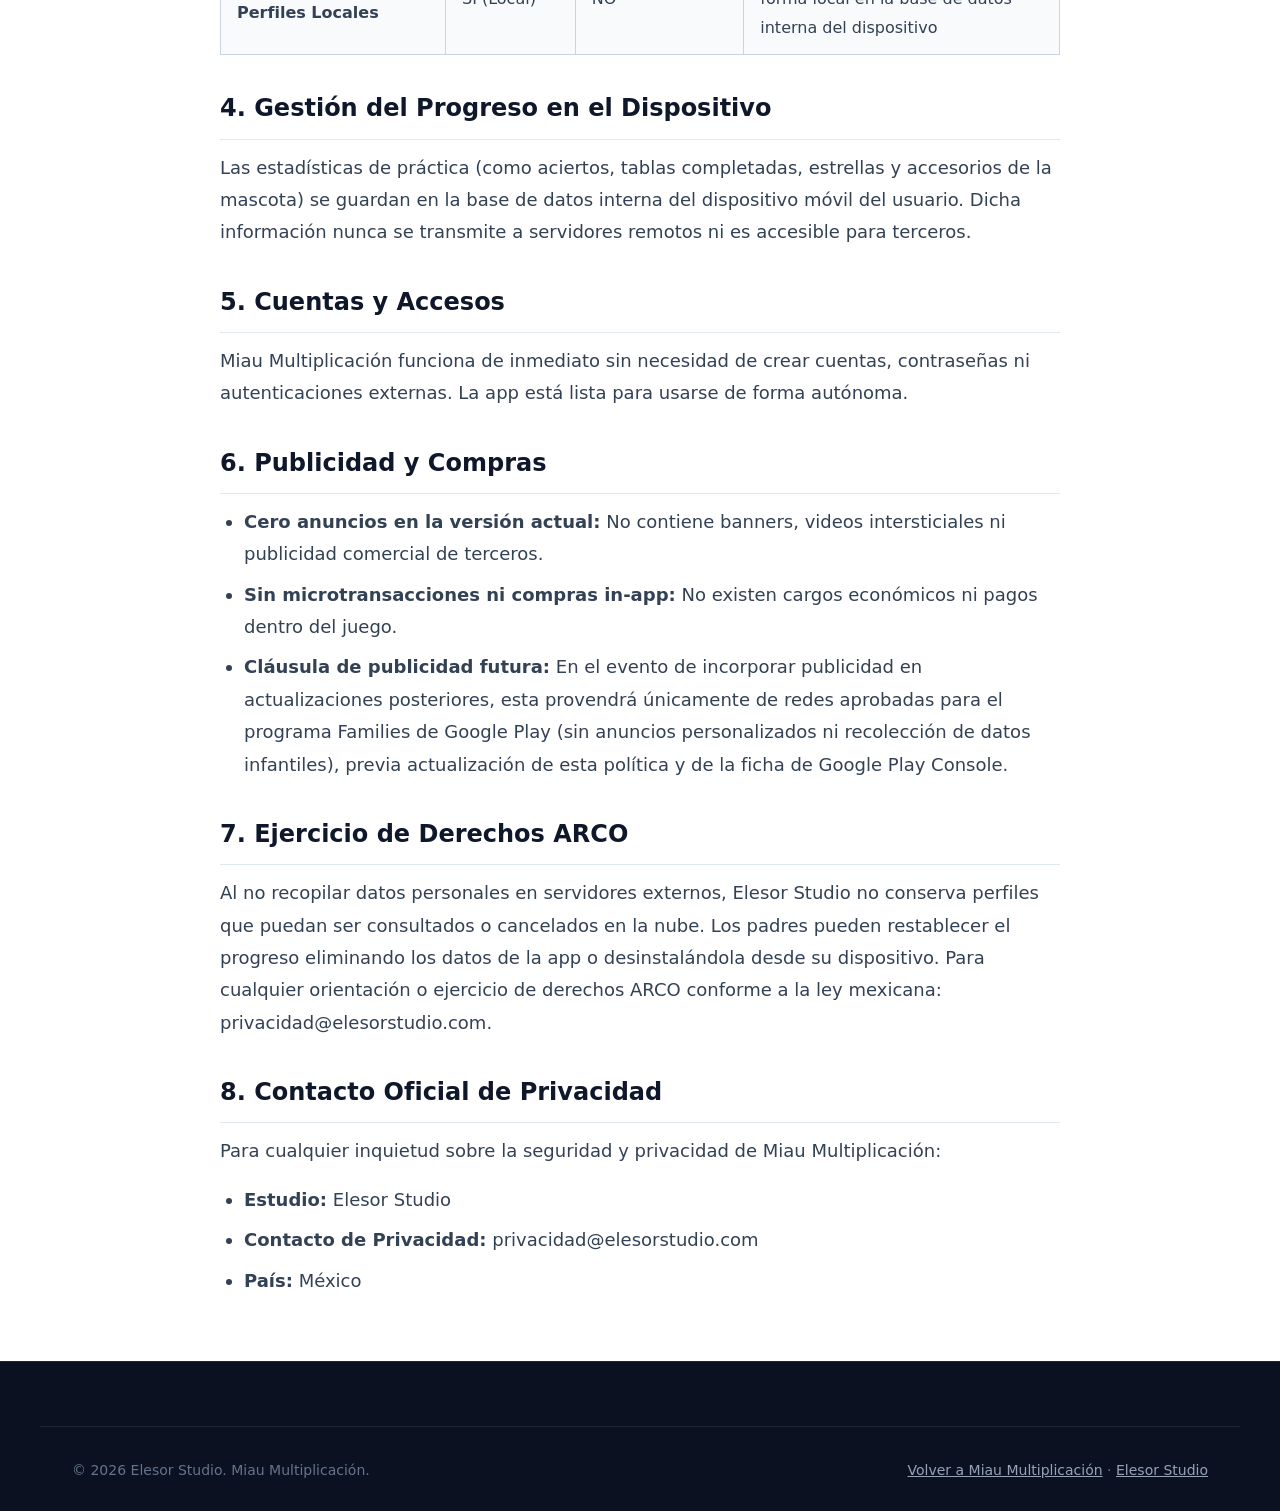
<file: miau-multiplicacion/privacidad.html>
<!DOCTYPE html>
<html lang="es">
<head>
  <meta charset="UTF-8">
  <meta name="viewport" content="width=device-width, initial-scale=1.0">
  <title>Política de Privacidad | Miau Multiplicación — Elesor Studio</title>
  <meta name="description" content="Política de privacidad oficial de Miau Multiplicación. Cumplimiento con la Política de Familias de Google Play y legislación mexicana de privacidad.">
  <link rel="canonical" href="https://elesorstudio.com/miau-multiplicacion/privacidad.html">
  <link rel="icon" type="image/png" href="../assets/img/logo.png">
  <link rel="stylesheet" href="../assets/css/base.css">
  <link rel="stylesheet" href="../assets/css/legal.css">
</head>
<body>
  <a href="#contenido-principal" class="skip-link">Saltar al contenido principal</a>

  <header class="site-header">
    <div class="container nav-container">
      <a href="../" class="nav-brand">
        <img src="../assets/img/logo.png" alt="Logo de Elesor Studio" class="nav-logo-img" width="44" height="44">
        <span>Elesor Studio</span>
      </a>
      <nav aria-label="Navegación de Miau Multiplicación">
        <ul class="nav-links">
          <li><a href="../" class="nav-link">← Elesor Studio</a></li>
          <li><a href="./" class="nav-link">Miau Multiplicación</a></li>
          <li><a href="terminos.html" class="nav-link">Términos de la App</a></li>
        </ul>
      </nav>
    </div>
  </header>

  <main id="contenido-principal">
    <section class="legal-page-header" style="background: radial-gradient(circle at 80% 20%, #2A104E 0%, #0D071E 100%);">
      <div class="container">
        <span class="legal-badge" style="background: rgba(255, 209, 102, 0.2); border-color: rgba(255, 209, 102, 0.4); color: #FFD166;">
          GOOGLE PLAY FAMILIES COMPLIANCE · [REVISIÓN LEGAL REQUERIDA]
        </span>
        <h1 class="legal-title">Política de Privacidad de Miau Multiplicación</h1>
        <p class="legal-meta">
          Aplicación Educativa Infantil · Última actualización: <span data-config="LAST_UPDATED">[FECHA DE ACTUALIZACIÓN]</span> · Vigencia: <span data-config="EFFECTIVE_DATE">[FECHA DE VIGENCIA]</span>
        </p>
      </div>
    </section>

    <section class="legal-body">
      <div class="container">
        <div class="legal-content">
          <div class="legal-warning-box">
            <strong>INFORMACIÓN PARA MADRES, PADRES Y EDUCADORES:</strong> Esta política describe el tratamiento de datos de la app <strong>Miau Multiplicación</strong> de Elesor Studio. Se encuentra redactada para cumplir con los requerimientos de la sección <em>Seguridad de los Datos (Data Safety)</em> de Google Play, la <em>Política de Familias</em> y la normativa mexicana (LFPDPPP).
          </div>

          <h2>1. Responsable del Tratamiento</h2>
          <p>
            El responsable de la aplicación <strong>Miau Multiplicación</strong> es <strong>Elesor Studio</strong> (<code>[RAZÓN SOCIAL PENDIENTE]</code>), con domicilio legal en <code>[DOMICILIO LEGAL PENDIENTE]</code>, México. Correo electrónico de privacidad: <span data-config="PRIVACY_EMAIL">[EMAIL DE PRIVACIDAD]</span>.
          </p>

          <h2>2. Protección Integral de Menores de Edad</h2>
          <p>
            Miau Multiplicación es una aplicación pensada para que niñas y niños practiquen las tablas de multiplicar de forma amena. Diseñamos la experiencia protegiendo plenamente a los menores:
          </p>
          <ul>
            <li>No recopilamos ni solicitamos nombres reales, apellidos ni fechas de nacimiento de los niños.</li>
            <li>No solicitamos correos electrónicos, números de teléfono ni datos de contacto.</li>
            <li>No solicitamos acceso a la cámara, micrófono, galería de fotos ni libreta de contactos.</li>
            <li>No se recopilan identificadores de publicidad para seguimiento de comportamiento comercial.</li>
          </ul>

          <h2>3. Declaración de Datos para Google Play (Data Safety)</h2>
          <table class="legal-table">
            <thead>
              <tr>
                <th>Tipo de Información</th>
                <th>¿Se Recopila?</th>
                <th>¿Se Comparte con Terceros?</th>
                <th>Detalle Técnico</th>
              </tr>
            </thead>
            <tbody>
              <tr>
                <td><strong>Datos Personales Identificables</strong></td>
                <td>NO</td>
                <td>NO</td>
                <td>No aplica</td>
              </tr>
              <tr>
                <td><strong>Ubicación geográfica</strong></td>
                <td>NO</td>
                <td>NO</td>
                <td>No aplica</td>
              </tr>
              <tr>
                <td><strong>Identificadores de Dispositivo / AAID</strong></td>
                <td>NO</td>
                <td>NO</td>
                <td>No aplica</td>
              </tr>
              <tr>
                <td><strong>Progreso de Juego y Perfiles Locales</strong></td>
                <td>SÍ (Local)</td>
                <td>NO</td>
                <td>Guardado exclusivamente de forma local en la base de datos interna del dispositivo</td>
              </tr>
            </tbody>
          </table>

          <h2>4. Gestión del Progreso en el Dispositivo</h2>
          <p>
            Las estadísticas de práctica (como aciertos, tablas completadas, estrellas y accesorios de la mascota) se guardan en la base de datos interna del dispositivo móvil del usuario. Dicha información nunca se transmite a servidores remotos ni es accesible para terceros.
          </p>

          <h2>5. Cuentas y Accesos</h2>
          <p>
            Miau Multiplicación funciona de inmediato sin necesidad de crear cuentas, contraseñas ni autenticaciones externas. La app está lista para usarse de forma autónoma.
          </p>

          <h2>6. Publicidad y Compras</h2>
          <ul>
            <li><strong>Cero anuncios en la versión actual:</strong> No contiene banners, videos intersticiales ni publicidad comercial de terceros.</li>
            <li><strong>Sin microtransacciones ni compras in-app:</strong> No existen cargos económicos ni pagos dentro del juego.</li>
            <li><strong>Cláusula de publicidad futura:</strong> En el evento de incorporar publicidad en actualizaciones posteriores, esta provendrá únicamente de redes aprobadas para el programa Families de Google Play (sin anuncios personalizados ni recolección de datos infantiles), previa actualización de esta política y de la ficha de Google Play Console.</li>
          </ul>

          <h2>7. Ejercicio de Derechos ARCO</h2>
          <p>
            Al no recopilar datos personales en servidores externos, Elesor Studio no conserva perfiles que puedan ser consultados o cancelados en la nube. Los padres pueden restablecer el progreso eliminando los datos de la app o desinstalándola desde su dispositivo. Para cualquier orientación o ejercicio de derechos ARCO conforme a la ley mexicana: <span data-config="PRIVACY_EMAIL">[EMAIL DE PRIVACIDAD]</span>.
          </p>

          <h2>8. Contacto Oficial de Privacidad</h2>
          <p>
            Para cualquier inquietud sobre la seguridad y privacidad de Miau Multiplicación:
          </p>
          <ul>
            <li><strong>Estudio:</strong> Elesor Studio</li>
            <li><strong>Contacto de Privacidad:</strong> <span data-config="PRIVACY_EMAIL">[EMAIL DE PRIVACIDAD]</span></li>
            <li><strong>País:</strong> México</li>
          </ul>
        </div>
      </div>
    </section>
  </main>

  <footer class="site-footer">
    <div class="container footer-bottom">
      <div>© <span data-year>2026</span> Elesor Studio. Miau Multiplicación.</div>
      <div><a href="./" style="color: #94A3B8; text-decoration: underline;">Volver a Miau Multiplicación</a> · <a href="../" style="color: #94A3B8; text-decoration: underline;">Elesor Studio</a></div>
    </div>
  </footer>

  <script src="../assets/js/config.js"></script>
  <script src="../assets/js/main.js"></script>
</body>
</html>
</file>
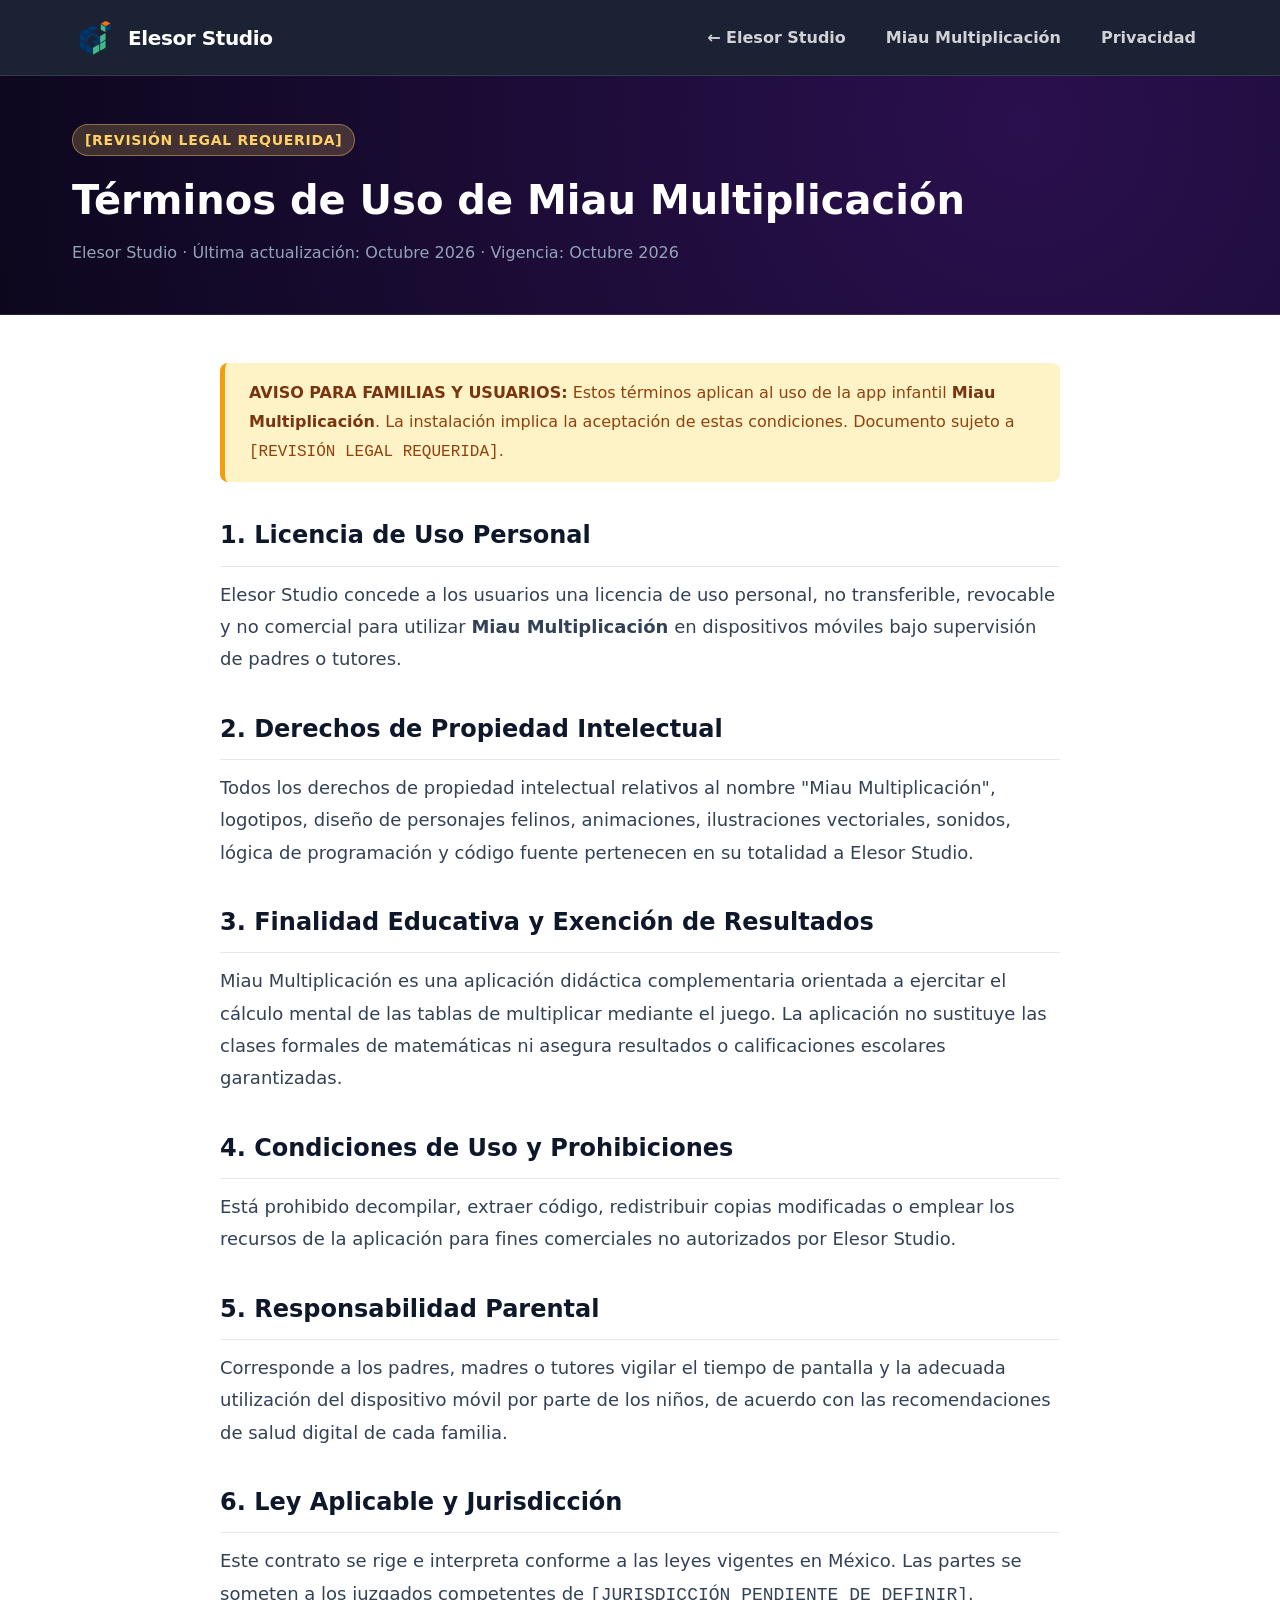
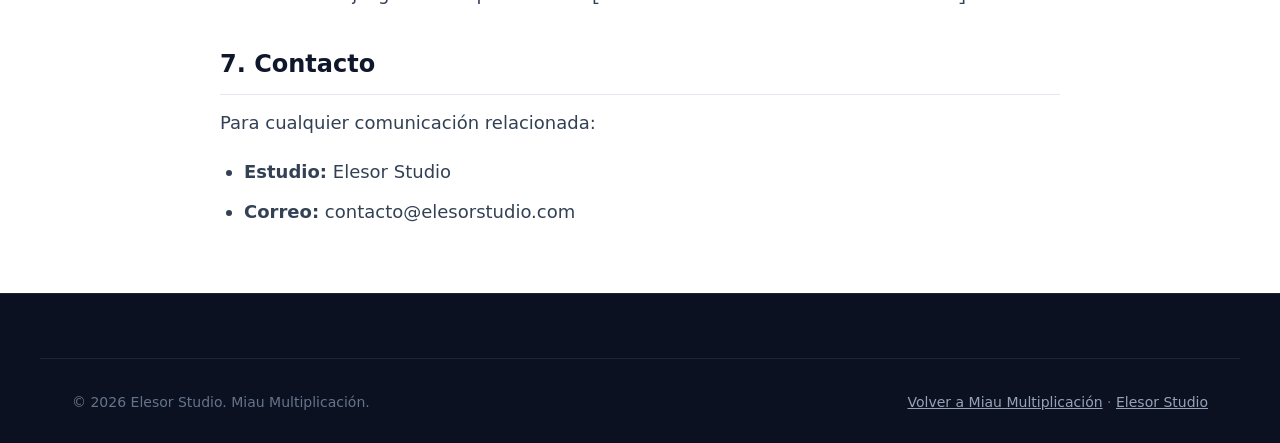
<file: miau-multiplicacion/terminos.html>
<!DOCTYPE html>
<html lang="es">
<head>
  <meta charset="UTF-8">
  <meta name="viewport" content="width=device-width, initial-scale=1.0">
  <title>Términos y Condiciones | Miau Multiplicación — Elesor Studio</title>
  <meta name="description" content="Términos y condiciones de uso de la aplicación educativa infantil Miau Multiplicación.">
  <link rel="canonical" href="https://elesorstudio.com/miau-multiplicacion/terminos.html">
  <link rel="icon" type="image/png" href="../assets/img/logo.png">
  <link rel="stylesheet" href="../assets/css/base.css">
  <link rel="stylesheet" href="../assets/css/legal.css">
</head>
<body>
  <a href="#contenido-principal" class="skip-link">Saltar al contenido principal</a>

  <header class="site-header">
    <div class="container nav-container">
      <a href="../" class="nav-brand">
        <img src="../assets/img/logo.png" alt="Logo de Elesor Studio" class="nav-logo-img" width="44" height="44">
        <span>Elesor Studio</span>
      </a>
      <nav aria-label="Navegación de Miau Multiplicación">
        <ul class="nav-links">
          <li><a href="../" class="nav-link">← Elesor Studio</a></li>
          <li><a href="./" class="nav-link">Miau Multiplicación</a></li>
          <li><a href="privacidad.html" class="nav-link">Privacidad</a></li>
        </ul>
      </nav>
    </div>
  </header>

  <main id="contenido-principal">
    <section class="legal-page-header" style="background: radial-gradient(circle at 80% 20%, #2A104E 0%, #0D071E 100%);">
      <div class="container">
        <span class="legal-badge" style="background: rgba(255, 209, 102, 0.2); border-color: rgba(255, 209, 102, 0.4); color: #FFD166;">
          [REVISIÓN LEGAL REQUERIDA]
        </span>
        <h1 class="legal-title">Términos de Uso de Miau Multiplicación</h1>
        <p class="legal-meta">
          Elesor Studio · Última actualización: <span data-config="LAST_UPDATED">[FECHA DE ACTUALIZACIÓN]</span> · Vigencia: <span data-config="EFFECTIVE_DATE">[FECHA DE VIGENCIA]</span>
        </p>
      </div>
    </section>

    <section class="legal-body">
      <div class="container">
        <div class="legal-content">
          <div class="legal-warning-box">
            <strong>AVISO PARA FAMILIAS Y USUARIOS:</strong> Estos términos aplican al uso de la app infantil <strong>Miau Multiplicación</strong>. La instalación implica la aceptación de estas condiciones. Documento sujeto a <code>[REVISIÓN LEGAL REQUERIDA]</code>.
          </div>

          <h2>1. Licencia de Uso Personal</h2>
          <p>
            Elesor Studio concede a los usuarios una licencia de uso personal, no transferible, revocable y no comercial para utilizar <strong>Miau Multiplicación</strong> en dispositivos móviles bajo supervisión de padres o tutores.
          </p>

          <h2>2. Derechos de Propiedad Intelectual</h2>
          <p>
            Todos los derechos de propiedad intelectual relativos al nombre "Miau Multiplicación", logotipos, diseño de personajes felinos, animaciones, ilustraciones vectoriales, sonidos, lógica de programación y código fuente pertenecen en su totalidad a Elesor Studio.
          </p>

          <h2>3. Finalidad Educativa y Exención de Resultados</h2>
          <p>
            Miau Multiplicación es una aplicación didáctica complementaria orientada a ejercitar el cálculo mental de las tablas de multiplicar mediante el juego. La aplicación no sustituye las clases formales de matemáticas ni asegura resultados o calificaciones escolares garantizadas.
          </p>

          <h2>4. Condiciones de Uso y Prohibiciones</h2>
          <p>
            Está prohibido decompilar, extraer código, redistribuir copias modificadas o emplear los recursos de la aplicación para fines comerciales no autorizados por Elesor Studio.
          </p>

          <h2>5. Responsabilidad Parental</h2>
          <p>
            Corresponde a los padres, madres o tutores vigilar el tiempo de pantalla y la adecuada utilización del dispositivo móvil por parte de los niños, de acuerdo con las recomendaciones de salud digital de cada familia.
          </p>

          <h2>6. Ley Aplicable y Jurisdicción</h2>
          <p>
            Este contrato se rige e interpreta conforme a las leyes vigentes en México. Las partes se someten a los juzgados competentes de <code>[JURISDICCIÓN PENDIENTE DE DEFINIR]</code>.
          </p>

          <h2>7. Contacto</h2>
          <p>
            Para cualquier comunicación relacionada:
          </p>
          <ul>
            <li><strong>Estudio:</strong> Elesor Studio</li>
            <li><strong>Correo:</strong> <span data-config="CONTACT_EMAIL">[EMAIL DE CONTACTO]</span></li>
          </ul>
        </div>
      </div>
    </section>
  </main>

  <footer class="site-footer">
    <div class="container footer-bottom">
      <div>© <span data-year>2026</span> Elesor Studio. Miau Multiplicación.</div>
      <div><a href="./" style="color: #94A3B8; text-decoration: underline;">Volver a Miau Multiplicación</a> · <a href="../" style="color: #94A3B8; text-decoration: underline;">Elesor Studio</a></div>
    </div>
  </footer>

  <script src="../assets/js/config.js"></script>
  <script src="../assets/js/main.js"></script>
</body>
</html>
</file>
<file: assets/css/base.css>
/**
 * Elesor Studio — Base CSS
 * Reset moderno, variables de diseño, tipografía, componentes compartidos y accesibilidad WCAG 2.1 AA.
 */

:root {
  /* Paleta Corporativa Elesor Studio */
  --color-brand-primary: #0F172A;     /* Azul pizarra oscuro profundo */
  --color-brand-secondary: #0D9488;   /* Verde azulado / Teal tecnológico */
  --color-brand-accent: #F97316;      /* Naranja vibrante de contraste */
  --color-brand-accent-hover: #EA580C;
  --color-brand-light: #F8FAFC;       /* Fondo claro */
  --color-brand-surface: #FFFFFF;     /* Superficie tarjetas */
  --color-brand-border: #E2E8F0;      /* Bordes sutiles */
  --color-brand-text: #1E293B;        /* Texto principal (alto contraste 12.5:1) */
  --color-brand-text-muted: #64748B;  /* Texto secundario (contraste 4.8:1) */

  /* Tipografía fluida */
  --font-sans: system-ui, -apple-system, BlinkMacSystemFont, "Segoe UI", Roboto, "Helvetica Neue", Arial, sans-serif;
  --font-mono: ui-monospace, SFMono-Regular, Menlo, Monaco, Consolas, monospace;
  
  --text-xs: clamp(0.75rem, 0.7rem + 0.25vw, 0.875rem);
  --text-sm: clamp(0.875rem, 0.8rem + 0.35vw, 1rem);
  --text-base: clamp(1rem, 0.95rem + 0.25vw, 1.125rem);
  --text-lg: clamp(1.125rem, 1.05rem + 0.4vw, 1.25rem);
  --text-xl: clamp(1.25rem, 1.15rem + 0.6vw, 1.5rem);
  --text-2xl: clamp(1.5rem, 1.35rem + 0.9vw, 2rem);
  --text-3xl: clamp(1.875rem, 1.65rem + 1.2vw, 2.5rem);
  --text-4xl: clamp(2.25rem, 1.95rem + 1.6vw, 3.25rem);

  /* Espaciado */
  --space-1: 0.25rem;
  --space-2: 0.5rem;
  --space-3: 0.75rem;
  --space-4: 1rem;
  --space-6: 1.5rem;
  --space-8: 2rem;
  --space-12: 3rem;
  --space-16: 4rem;
  --space-20: 5rem;
  --space-24: 6rem;

  /* Elevaciones & Bordes */
  --radius-sm: 8px;
  --radius-md: 14px;
  --radius-lg: 20px;
  --radius-xl: 28px;
  --radius-full: 9999px;

  --shadow-sm: 0 1px 2px 0 rgba(0, 0, 0, 0.05);
  --shadow-md: 0 4px 6px -1px rgba(0, 0, 0, 0.08), 0 2px 4px -2px rgba(0, 0, 0, 0.05);
  --shadow-lg: 0 10px 15px -3px rgba(0, 0, 0, 0.08), 0 4px 6px -4px rgba(0, 0, 0, 0.05);
  --shadow-xl: 0 20px 25px -5px rgba(0, 0, 0, 0.1), 0 8px 10px -6px rgba(0, 0, 0, 0.06);

  /* Transiciones */
  --transition-fast: 150ms cubic-bezier(0.4, 0, 0.2, 1);
  --transition-base: 250ms cubic-bezier(0.4, 0, 0.2, 1);
  --transition-bounce: 350ms cubic-bezier(0.34, 1.56, 0.64, 1);

  /* Layout */
  --container-max: 1200px;
  --header-height: 76px;
}

/* Reset Moderno */
*, *::before, *::after {
  box-sizing: border-box;
  margin: 0;
  padding: 0;
}

html {
  font-family: var(--font-sans);
  font-size: 16px;
  line-height: 1.6;
  color: var(--color-brand-text);
  background-color: var(--color-brand-light);
  scroll-behavior: smooth;
  -webkit-text-size-adjust: 100%;
}

body {
  min-height: 100vh;
  display: flex;
  flex-direction: column;
  overflow-x: hidden;
}

img, svg, picture, video {
  display: block;
  max-width: 100%;
}

input, button, textarea, select {
  font: inherit;
  color: inherit;
}

button {
  cursor: pointer;
  border: none;
  background: transparent;
}

a {
  color: inherit;
  text-decoration: none;
  transition: color var(--transition-fast);
}

/* Enfoque accesible */
:focus-visible {
  outline: 3px solid var(--color-brand-accent);
  outline-offset: 3px;
  border-radius: var(--radius-sm);
}

/* Skip to content link (WCAG 2.4.1) */
.skip-link {
  position: absolute;
  top: -100px;
  left: var(--space-4);
  background: var(--color-brand-accent);
  color: #FFFFFF;
  padding: var(--space-3) var(--space-6);
  font-weight: 700;
  border-radius: var(--radius-md);
  z-index: 9999;
  transition: top var(--transition-fast);
}

.skip-link:focus {
  top: var(--space-4);
}

/* Accesibilidad lectores de pantalla */
.sr-only {
  position: absolute;
  width: 1px;
  height: 1px;
  padding: 0;
  margin: -1px;
  overflow: hidden;
  clip: rect(0, 0, 0, 0);
  white-space: nowrap;
  border: 0;
}

/* Contenedor principal */
.container {
  width: 100%;
  max-width: var(--container-max);
  margin-inline: auto;
  padding-inline: var(--space-4);
}

@media (min-width: 768px) {
  .container {
    padding-inline: var(--space-8);
  }
}

/* ==========================================================================
   HEADER Y NAVEGACIÓN COMPARTIDA
   ========================================================================== */
.site-header {
  position: sticky;
  top: 0;
  left: 0;
  right: 0;
  height: var(--header-height);
  background: rgba(15, 23, 42, 0.95);
  backdrop-filter: blur(12px);
  -webkit-backdrop-filter: blur(12px);
  border-bottom: 1px solid rgba(255, 255, 255, 0.1);
  z-index: 1000;
  color: #FFFFFF;
  display: flex;
  align-items: center;
}

.nav-container {
  display: flex;
  align-items: center;
  justify-content: space-between;
  width: 100%;
}

.nav-brand {
  display: flex;
  align-items: center;
  gap: var(--space-3);
  font-weight: 800;
  font-size: var(--text-lg);
  letter-spacing: -0.02em;
  color: #FFFFFF;
  white-space: nowrap;
  flex-shrink: 0;
}

.nav-logo-img {
  width: 44px;
  height: 44px;
  object-fit: contain;
  border-radius: var(--radius-sm);
}

.nav-links {
  display: none;
  list-style: none;
  align-items: center;
  gap: var(--space-4);
}

.nav-link {
  font-size: var(--text-sm);
  font-weight: 600;
  color: rgba(255, 255, 255, 0.8);
  padding: var(--space-2) var(--space-3);
  border-radius: var(--radius-sm);
  white-space: nowrap;
  transition: color var(--transition-fast), background-color var(--transition-fast);
}

.nav-link:hover, .nav-link.active {
  color: #FFFFFF;
  background-color: rgba(255, 255, 255, 0.08);
}

/* Botón menú móvil (hamburguesa) */
.nav-toggle {
  display: flex;
  flex-direction: column;
  justify-content: center;
  align-items: center;
  gap: 5px;
  width: 44px;
  height: 44px;
  border-radius: var(--radius-sm);
  background: rgba(255, 255, 255, 0.08);
  color: #FFFFFF;
  z-index: 1002;
}

.nav-toggle-bar {
  width: 22px;
  height: 2px;
  background-color: #FFFFFF;
  border-radius: 2px;
  transition: transform var(--transition-fast), opacity var(--transition-fast);
}

.nav-toggle[aria-expanded="true"] .nav-toggle-bar:nth-child(1) {
  transform: translateY(7px) rotate(45deg);
}

.nav-toggle[aria-expanded="true"] .nav-toggle-bar:nth-child(2) {
  opacity: 0;
}

.nav-toggle[aria-expanded="true"] .nav-toggle-bar:nth-child(3) {
  transform: translateY(-7px) rotate(-45deg);
}

/* Menú móvil desplegable */
.mobile-nav {
  display: none;
  position: fixed;
  top: var(--header-height);
  left: 0;
  right: 0;
  bottom: 0;
  background: rgba(15, 23, 42, 0.98);
  padding: var(--space-6) var(--space-4);
  z-index: 1001;
  overflow-y: auto;
}

.mobile-nav.is-open {
  display: block;
}

.mobile-nav-links {
  list-style: none;
  display: flex;
  flex-direction: column;
  gap: var(--space-4);
}

.mobile-nav-link {
  display: block;
  font-size: var(--text-lg);
  font-weight: 700;
  padding: var(--space-3) var(--space-4);
  color: #FFFFFF;
  border-radius: var(--radius-md);
  border-bottom: 1px solid rgba(255, 255, 255, 0.05);
}

.mobile-nav-link:hover {
  background: rgba(255, 255, 255, 0.1);
  color: var(--color-brand-accent);
}

@media (min-width: 900px) {
  .nav-links {
    display: flex;
  }
  .nav-toggle {
    display: none;
  }
}

/* ==========================================================================
   BOTONES COMPARTIDOS (Mínimo 44px de área táctil)
   ========================================================================== */
.btn {
  display: inline-flex;
  align-items: center;
  justify-content: center;
  gap: var(--space-2);
  min-height: 48px;
  padding: var(--space-3) var(--space-6);
  font-weight: 700;
  font-size: var(--text-base);
  border-radius: var(--radius-md);
  text-align: center;
  transition: transform var(--transition-fast), box-shadow var(--transition-fast), background-color var(--transition-fast);
  text-decoration: none;
}

.btn:active {
  transform: scale(0.98);
}

.btn-primary {
  background-color: var(--color-brand-accent);
  color: #FFFFFF;
  box-shadow: 0 4px 14px rgba(249, 115, 22, 0.35);
}

.btn-primary:hover {
  background-color: var(--color-brand-accent-hover);
  box-shadow: 0 6px 20px rgba(249, 115, 22, 0.45);
}

.btn-secondary {
  background-color: var(--color-brand-primary);
  color: #FFFFFF;
  box-shadow: 0 4px 14px rgba(15, 23, 42, 0.2);
}

.btn-secondary:hover {
  background-color: #1E293B;
}

.btn-outline {
  border: 2px solid currentColor;
  background-color: transparent;
  color: inherit;
}

.btn-outline:hover {
  background-color: rgba(255, 255, 255, 0.1);
}

/* Botón Google Play Badge Placeholder */
.play-badge-placeholder {
  display: inline-flex;
  align-items: center;
  gap: var(--space-3);
  min-height: 56px;
  padding: var(--space-2) var(--space-5);
  background: #000000;
  color: #FFFFFF;
  border: 1px solid #334155;
  border-radius: var(--radius-md);
  box-shadow: var(--shadow-md);
  transition: transform var(--transition-fast), border-color var(--transition-fast);
}

.play-badge-placeholder:hover {
  border-color: #94A3B8;
  transform: translateY(-2px);
}

.play-badge-icon {
  width: 28px;
  height: 28px;
  flex-shrink: 0;
}

.play-badge-text {
  display: flex;
  flex-direction: column;
  text-align: left;
}

.play-badge-sub {
  font-size: 0.7rem;
  text-transform: uppercase;
  letter-spacing: 0.05em;
  color: #94A3B8;
  line-height: 1.1;
}

.play-badge-title {
  font-size: 1.05rem;
  font-weight: 800;
  line-height: 1.2;
}

.play-badge-status {
  font-size: 0.68rem;
  color: #FBBF24;
  margin-top: 2px;
  font-weight: 600;
}

/* ==========================================================================
   CONTENEDOR 16:9 OBLIGATORIO PARA SCREENSHOTS
   ========================================================================== */
.media-16-9 {
  width: 100%;
  aspect-ratio: 16 / 9;
  border-radius: var(--radius-lg);
  overflow: hidden;
  background-color: #0F172A;
  box-shadow: var(--shadow-xl);
  border: 1px solid rgba(255, 255, 255, 0.1);
  position: relative;
}

.media-16-9 img, .media-16-9 svg {
  width: 100%;
  height: 100%;
  object-fit: cover;
  display: block;
}

/* ==========================================================================
   IMÁGENES REALES (No deformadas, object-fit contain, sombra sutil)
   ========================================================================== */
.app-icon-real {
  width: 120px;
  height: 120px;
  border-radius: var(--radius-xl);
  object-fit: contain;
  box-shadow: var(--shadow-lg);
  background: #FFFFFF;
  flex-shrink: 0;
}

@media (min-width: 768px) {
  .app-icon-real {
    width: 140px;
    height: 140px;
  }
}

/* ==========================================================================
   TARJETAS COMPARTIDAS
   ========================================================================== */
.card {
  background: var(--color-brand-surface);
  border: 1px solid var(--color-brand-border);
  border-radius: var(--radius-lg);
  padding: var(--space-6);
  box-shadow: var(--shadow-sm);
  transition: transform var(--transition-base), box-shadow var(--transition-base), border-color var(--transition-base);
}

.card:hover {
  transform: translateY(-4px);
  box-shadow: var(--shadow-lg);
  border-color: #CBD5E1;
}

/* ==========================================================================
   SECCIONES Y LAYOUT COMÚN
   ========================================================================== */
.section-py {
  padding-block: var(--space-12);
}

@media (min-width: 768px) {
  .section-py {
    padding-block: var(--space-20);
  }
}

.section-header {
  text-align: center;
  max-width: 720px;
  margin-inline: auto;
  margin-bottom: var(--space-12);
}

.section-eyebrow {
  display: inline-block;
  font-size: var(--text-xs);
  font-weight: 800;
  text-transform: uppercase;
  letter-spacing: 0.1em;
  color: var(--color-brand-secondary);
  margin-bottom: var(--space-2);
}

.section-title {
  font-size: var(--text-3xl);
  font-weight: 800;
  line-height: 1.2;
  letter-spacing: -0.02em;
  color: var(--color-brand-primary);
  margin-bottom: var(--space-3);
}

.section-subtitle {
  font-size: var(--text-base);
  color: var(--color-brand-text-muted);
}

/* ==========================================================================
   ALERTAS Y CALLOUTS DE SEGURIDAD / CONFIANZA
   ========================================================================== */
.trust-banner {
  background: #F0FDF4;
  border: 1px solid #BBF7D0;
  border-radius: var(--radius-lg);
  padding: var(--space-6);
  display: grid;
  grid-template-columns: repeat(auto-fit, minmax(220px, 1fr));
  gap: var(--space-4);
  margin-block: var(--space-8);
}

.trust-item {
  display: flex;
  align-items: flex-start;
  gap: var(--space-3);
}

.trust-icon {
  font-size: 1.5rem;
  line-height: 1;
}

.trust-title {
  font-size: var(--text-sm);
  font-weight: 700;
  color: #166534;
}

.trust-desc {
  font-size: var(--text-xs);
  color: #15803D;
  margin-top: 2px;
}

/* ==========================================================================
   FORMULARIO DE CONTACTO
   ========================================================================== */
.form-group {
  margin-bottom: var(--space-4);
  text-align: left;
}

.form-label {
  display: block;
  font-size: var(--text-sm);
  font-weight: 600;
  color: var(--color-brand-text);
  margin-bottom: var(--space-2);
}

.form-control {
  width: 100%;
  min-height: 48px;
  padding: var(--space-3) var(--space-4);
  border: 1px solid var(--color-brand-border);
  border-radius: var(--radius-md);
  background-color: #FFFFFF;
  color: var(--color-brand-text);
  transition: border-color var(--transition-fast), box-shadow var(--transition-fast);
}

textarea.form-control {
  min-height: 130px;
  resize: vertical;
}

.form-control:focus {
  border-color: var(--color-brand-secondary);
  outline: none;
  box-shadow: 0 0 0 3px rgba(13, 148, 136, 0.15);
}

.form-notice {
  font-size: var(--text-xs);
  color: var(--color-brand-text-muted);
  margin-top: var(--space-2);
}

/* Campo Honeypot anti-spam (oculto a humanos, accesible a bots) */
.honeypot-field {
  position: absolute;
  left: -9999px;
  top: auto;
  width: 1px;
  height: 1px;
  overflow: hidden;
}

/* ==========================================================================
   FOOTER COMPARTIDO
   ========================================================================== */
.site-footer {
  background-color: #0B1120;
  color: #94A3B8;
  padding-top: var(--space-16);
  padding-bottom: var(--space-8);
  border-top: 1px solid rgba(255, 255, 255, 0.08);
  margin-top: auto;
}

.footer-grid {
  display: grid;
  grid-template-columns: 1fr;
  gap: var(--space-8);
  margin-bottom: var(--space-12);
}

@media (min-width: 640px) {
  .footer-grid {
    grid-template-columns: repeat(2, 1fr);
  }
}

@media (min-width: 1024px) {
  .footer-grid {
    grid-template-columns: 2fr 1fr 1fr 1fr;
  }
}

.footer-brand-title {
  display: flex;
  align-items: center;
  gap: var(--space-3);
  font-size: var(--text-lg);
  font-weight: 800;
  color: #FFFFFF;
  margin-bottom: var(--space-3);
}

.footer-tagline {
  font-size: var(--text-sm);
  line-height: 1.6;
  max-width: 320px;
  margin-bottom: var(--space-4);
}

.footer-column-title {
  font-size: var(--text-sm);
  font-weight: 700;
  color: #FFFFFF;
  text-transform: uppercase;
  letter-spacing: 0.05em;
  margin-bottom: var(--space-4);
}

.footer-links {
  list-style: none;
  display: flex;
  flex-direction: column;
  gap: var(--space-3);
}

.footer-link {
  font-size: var(--text-sm);
  color: #94A3B8;
  transition: color var(--transition-fast);
}

.footer-link:hover {
  color: #FFFFFF;
}

.footer-bottom {
  padding-top: var(--space-8);
  border-top: 1px solid rgba(255, 255, 255, 0.08);
  display: flex;
  flex-direction: column;
  gap: var(--space-4);
  font-size: var(--text-xs);
  color: #64748B;
  align-items: center;
  text-align: center;
}

@media (min-width: 768px) {
  .footer-bottom {
    flex-direction: row;
    justify-content: space-between;
    text-align: left;
  }
}

/* ==========================================================================
   ANIMACIONES REVEAL ON SCROLL
   ========================================================================== */
.reveal {
  opacity: 0;
  transform: translateY(24px);
  transition: opacity 0.6s cubic-bezier(0.16, 1, 0.3, 1), transform 0.6s cubic-bezier(0.16, 1, 0.3, 1);
  will-change: opacity, transform;
}

.reveal.is-revealed {
  opacity: 1;
  transform: translateY(0);
}

/* Soporte prefers-reduced-motion (WCAG 2.3.3) */
@media (prefers-reduced-motion: reduce) {
  html {
    scroll-behavior: auto;
  }
  *, *::before, *::after {
    animation-duration: 0.01ms !important;
    animation-iteration-count: 1 !important;
    transition-duration: 0.01ms !important;
  }
  .reveal {
    opacity: 1 !important;
    transform: none !important;
  }
}
</file>
<file: assets/css/elesor.css>
/**
 * Elesor Studio — Estilos Específicos de la Landing Corporativa
 * Enfoque tecnológico, profesional, moderno y escaparate de productos propios.
 */

/* Hero Corporativo con Escaparate Visual */
.hero-corporate {
  position: relative;
  background:
    radial-gradient(circle at 80% 20%, rgba(124, 58, 237, 0.22) 0%, transparent 45%),
    radial-gradient(circle at 15% 80%, rgba(13, 148, 136, 0.18) 0%, transparent 45%),
    linear-gradient(135deg, #0B1120 0%, #0F172A 60%, #131C33 100%);
  color: #FFFFFF;
  padding-block: clamp(3.5rem, 7vw, 6rem);
  border-bottom: 1px solid rgba(255, 255, 255, 0.08);
  overflow: hidden;
}

.hero-corporate-grid {
  display: grid;
  grid-template-columns: 1fr;
  gap: var(--space-12);
  align-items: center;
}

@media (min-width: 992px) {
  .hero-corporate-grid {
    grid-template-columns: 1.15fr 0.85fr;
    gap: var(--space-8);
  }
}

.hero-content {
  max-width: 720px;
}

.hero-tag {
  display: inline-flex;
  align-items: center;
  gap: var(--space-2);
  padding: 6px 14px;
  background: rgba(13, 148, 136, 0.16);
  border: 1px solid rgba(45, 212, 191, 0.35);
  border-radius: var(--radius-full);
  color: #2DD4BF;
  font-size: var(--text-xs);
  font-weight: 700;
  text-transform: uppercase;
  letter-spacing: 0.05em;
  margin-bottom: var(--space-4);
}

.hero-title {
  font-size: var(--text-4xl);
  font-weight: 900;
  line-height: 1.12;
  letter-spacing: -0.03em;
  margin-bottom: var(--space-6);
  color: #F8FAFC;
}

.hero-title-highlight {
  background: linear-gradient(135deg, #38BDF8 0%, #A78BFA 50%, #F59E0B 100%);
  -webkit-background-clip: text;
  -webkit-text-fill-color: transparent;
}

.hero-subtitle {
  font-size: var(--text-lg);
  line-height: 1.65;
  color: #CBD5E1;
  margin-bottom: var(--space-8);
  max-width: 640px;
}

.hero-actions {
  display: flex;
  flex-wrap: wrap;
  gap: var(--space-4);
  align-items: center;
}

/* Tarjeta Escaparate en el Hero de Elesor Studio */
.hero-showcase-box {
  background: rgba(30, 41, 59, 0.75);
  backdrop-filter: blur(12px);
  border: 1px solid rgba(255, 255, 255, 0.14);
  border-radius: var(--radius-xl);
  padding: 24px;
  box-shadow: 0 25px 50px -12px rgba(0, 0, 0, 0.55);
}

.hero-showcase-badge {
  display: inline-flex;
  align-items: center;
  gap: 6px;
  font-size: 0.74rem;
  font-weight: 800;
  text-transform: uppercase;
  letter-spacing: 0.06em;
  padding: 4px 12px;
  border-radius: 999px;
  background: rgba(245, 158, 11, 0.18);
  color: #FCD34D;
  border: 1px solid rgba(245, 158, 11, 0.35);
  margin-bottom: 14px;
}

.hero-showcase-phones {
  display: grid;
  grid-template-columns: repeat(3, 1fr);
  gap: 10px;
  margin-block: 16px;
}

.hero-mini-phone {
  border-radius: 16px;
  overflow: hidden;
  border: 2px solid rgba(255, 255, 255, 0.22);
  background: #0F172A;
  aspect-ratio: 9 / 19.5;
  box-shadow: 0 10px 20px rgba(0, 0, 0, 0.4);
  transition: transform 0.25s ease;
}

.hero-mini-phone:hover {
  transform: translateY(-4px) scale(1.03);
}

.hero-mini-phone img {
  width: 100%;
  height: 100%;
  object-fit: cover;
}

/* Sección Productos Destacados (Máxima prioridad visual) */
.products-grid {
  display: grid;
  grid-template-columns: 1fr;
  gap: var(--space-8);
}

@media (min-width: 920px) {
  .products-grid {
    grid-template-columns: 1.2fr 0.8fr;
    align-items: stretch;
  }
}

.product-card {
  display: flex;
  flex-direction: column;
  background: #FFFFFF;
  border: 1px solid #E2E8F0;
  border-radius: var(--radius-xl);
  padding: clamp(1.5rem, 3.5vw, 2.25rem);
  box-shadow: var(--shadow-md);
  transition: transform var(--transition-base), box-shadow var(--transition-base), border-color var(--transition-base);
  position: relative;
  overflow: hidden;
}

.product-card:hover {
  transform: translateY(-6px);
  box-shadow: 0 20px 30px -10px rgba(15, 23, 42, 0.15);
  border-color: #CBD5E1;
}

/* Tarjeta Flagship Aventura Numérica con estética especial */
.product-card-flagship {
  background: linear-gradient(165deg, #1A1136 0%, #241848 100%);
  color: #FFFFFF;
  border: 2px solid rgba(139, 92, 246, 0.4);
  box-shadow: 0 20px 40px -12px rgba(26, 17, 54, 0.45);
}

.product-card-flagship:hover {
  border-color: #F59E0B;
  box-shadow: 0 24px 48px -12px rgba(124, 58, 237, 0.35);
}

.product-card-header {
  display: flex;
  align-items: center;
  gap: var(--space-4);
  margin-bottom: var(--space-6);
}

.product-tag {
  display: inline-block;
  font-size: 0.72rem;
  font-weight: 800;
  text-transform: uppercase;
  letter-spacing: 0.08em;
  padding: 4px 12px;
  border-radius: var(--radius-full);
  margin-bottom: var(--space-2);
}

.product-tag-aventura {
  background: rgba(245, 158, 11, 0.2);
  color: #FDE047;
  border: 1px solid rgba(245, 158, 11, 0.45);
}

.product-tag-miau {
  background: #FEF3C7;
  color: #B45309;
}

.product-name {
  font-size: var(--text-2xl);
  font-weight: 800;
  color: var(--color-brand-primary);
  line-height: 1.2;
}

.product-card-flagship .product-name {
  color: #FFFFFF;
}

.product-desc {
  font-size: var(--text-base);
  color: var(--color-brand-text-muted);
  line-height: 1.65;
  margin-bottom: var(--space-4);
}

.product-card-flagship .product-desc {
  color: #CBD5E1;
}

/* Galería en miniatura dentro de la tarjeta de Aventura Numérica */
.product-screens-strip {
  display: grid;
  grid-template-columns: repeat(4, 1fr);
  gap: 10px;
  margin-block: var(--space-4);
  padding: 12px;
  background: rgba(13, 9, 26, 0.55);
  border-radius: 18px;
  border: 1px solid rgba(255, 255, 255, 0.1);
}

.product-screen-thumb {
  border-radius: 10px;
  overflow: hidden;
  aspect-ratio: 9 / 19.5;
  border: 1px solid rgba(255, 255, 255, 0.2);
}

.product-screen-thumb img {
  width: 100%;
  height: 100%;
  object-fit: cover;
}

.product-Direct-pills {
  display: flex;
  flex-wrap: wrap;
  gap: 8px;
  margin-bottom: var(--space-6);
}

.product-pill {
  font-size: 0.76rem;
  font-weight: 700;
  padding: 4px 10px;
  border-radius: 999px;
  background: rgba(255, 255, 255, 0.1);
  color: #E2E8F0;
}

.product-footer {
  margin-top: auto;
  padding-top: var(--space-4);
  border-top: 1px solid #F1F5F9;
  display: flex;
  flex-wrap: wrap;
  gap: 12px;
  align-items: center;
  justify-content: space-between;
}

.product-card-flagship .product-footer {
  border-top-color: rgba(255, 255, 255, 0.12);
}

.product-link-btn {
  display: inline-flex;
  align-items: center;
  gap: var(--space-2);
  font-weight: 800;
  color: var(--color-brand-primary);
  font-size: var(--text-sm);
  transition: color var(--transition-fast), gap var(--transition-fast);
}

.product-card:hover .product-link-btn {
  color: var(--color-brand-accent);
  gap: var(--space-3);
}

/* Sección "Construimos nuestros propios productos" */
.manifesto-box {
  background: linear-gradient(135deg, #0F172A 0%, #1E293B 100%);
  color: #FFFFFF;
  border-radius: var(--radius-xl);
  padding: clamp(2rem, 5vw, 4rem);
  margin-block: var(--space-12);
  border: 1px solid rgba(255, 255, 255, 0.1);
  display: grid;
  grid-template-columns: 1fr;
  gap: var(--space-6);
}

@media (min-width: 900px) {
  .manifesto-box {
    grid-template-columns: 1.5fr 1fr;
    align-items: center;
  }
}

.manifesto-title {
  font-size: var(--text-2xl);
  font-weight: 800;
  line-height: 1.25;
  margin-bottom: var(--space-4);
  color: #F8FAFC;
}

.manifesto-text {
  font-size: var(--text-base);
  color: #94A3B8;
  line-height: 1.7;
}

.manifesto-highlight {
  background: rgba(255, 255, 255, 0.05);
  border: 1px solid rgba(255, 255, 255, 0.1);
  border-radius: var(--radius-lg);
  padding: var(--space-6);
}

.manifesto-stat-num {
  font-size: var(--text-3xl);
  font-weight: 900;
  color: var(--color-brand-accent);
  margin-bottom: 2px;
}

.manifesto-stat-label {
  font-size: var(--text-xs);
  color: #CBD5E1;
  text-transform: uppercase;
  letter-spacing: 0.05em;
  font-weight: 600;
}

/* Servicios */
.services-grid {
  display: grid;
  grid-template-columns: 1fr;
  gap: var(--space-6);
}

@media (min-width: 640px) {
  .services-grid {
    grid-template-columns: repeat(2, 1fr);
  }
}

@media (min-width: 1024px) {
  .services-grid {
    grid-template-columns: repeat(3, 1fr);
  }
}

.service-card {
  background: #FFFFFF;
  border: 1px solid #E2E8F0;
  border-radius: var(--radius-lg);
  padding: var(--space-6);
  transition: transform var(--transition-base), box-shadow var(--transition-base);
}

.service-card:hover {
  transform: translateY(-4px);
  box-shadow: var(--shadow-lg);
}

.service-icon-box {
  width: 48px;
  height: 48px;
  border-radius: var(--radius-md);
  background: #F0FDFA;
  color: var(--color-brand-secondary);
  display: flex;
  align-items: center;
  justify-content: center;
  font-size: 1.5rem;
  margin-bottom: var(--space-4);
}

.service-name {
  font-size: var(--text-lg);
  font-weight: 700;
  color: var(--color-brand-primary);
  margin-bottom: var(--space-2);
}

.service-desc {
  font-size: var(--text-sm);
  color: var(--color-brand-text-muted);
  line-height: 1.6;
}

/* Proceso */
.process-grid {
  display: grid;
  grid-template-columns: 1fr;
  gap: var(--space-4);
  position: relative;
}

@media (min-width: 640px) {
  .process-grid {
    grid-template-columns: repeat(2, 1fr);
  }
}

@media (min-width: 1024px) {
  .process-grid {
    grid-template-columns: repeat(6, 1fr);
  }
}

.process-step-card {
  background: #FFFFFF;
  border: 1px solid #E2E8F0;
  border-radius: var(--radius-lg);
  padding: var(--space-5);
  position: relative;
}

.process-step-num {
  font-size: var(--text-xs);
  font-weight: 800;
  color: var(--color-brand-secondary);
  letter-spacing: 0.05em;
  margin-bottom: var(--space-2);
}

.process-step-name {
  font-size: var(--text-base);
  font-weight: 700;
  color: var(--color-brand-primary);
  margin-bottom: var(--space-2);
}

.process-step-desc {
  font-size: var(--text-xs);
  color: var(--color-brand-text-muted);
  line-height: 1.5;
}

/* Sección Contacto */
.contact-wrapper {
  background: #FFFFFF;
  border: 1px solid #E2E8F0;
  border-radius: var(--radius-xl);
  padding: clamp(1.5rem, 5vw, 3.5rem);
  box-shadow: var(--shadow-md);
  display: grid;
  grid-template-columns: 1fr;
  gap: var(--space-8);
}

@media (min-width: 900px) {
  .contact-wrapper {
    grid-template-columns: 1fr 1.3fr;
  }
}

.contact-info-title {
  font-size: var(--text-2xl);
  font-weight: 800;
  color: var(--color-brand-primary);
  margin-bottom: var(--space-3);
}

.contact-info-text {
  font-size: var(--text-base);
  color: var(--color-brand-text-muted);
  margin-bottom: var(--space-6);
  line-height: 1.6;
}

.contact-meta-item {
  display: flex;
  align-items: flex-start;
  gap: var(--space-3);
  margin-bottom: var(--space-4);
  font-size: var(--text-sm);
  color: var(--color-brand-text);
}

.contact-meta-icon {
  font-size: 1.25rem;
  color: var(--color-brand-secondary);
}
</file>
<file: assets/css/legal.css>
/**
 * Elesor Studio — Estilos para Páginas Legales
 * Tipografía optimizada para lectura, avisos de revisión legal y jerarquía documental clara.
 */

.legal-page-header {
  background: #0F172A;
  color: #FFFFFF;
  padding-block: var(--space-12);
  border-bottom: 1px solid rgba(255, 255, 255, 0.1);
}

.legal-badge {
  display: inline-block;
  padding: 4px 12px;
  background: rgba(249, 115, 22, 0.15);
  border: 1px solid rgba(249, 115, 22, 0.4);
  border-radius: var(--radius-full);
  color: #FB923C;
  font-size: var(--text-xs);
  font-weight: 700;
  text-transform: uppercase;
  letter-spacing: 0.05em;
  margin-bottom: var(--space-3);
}

.legal-title {
  font-size: var(--text-3xl);
  font-weight: 800;
  margin-bottom: var(--space-2);
}

.legal-meta {
  font-size: var(--text-sm);
  color: #94A3B8;
}

.legal-body {
  padding-block: var(--space-12);
  background-color: #FFFFFF;
}

.legal-content {
  max-width: 840px;
  margin-inline: auto;
  font-size: var(--text-base);
  line-height: 1.8;
  color: #334155;
}

.legal-warning-box {
  background: #FEF3C7;
  border-left: 5px solid #F59E0B;
  padding: var(--space-4) var(--space-6);
  border-radius: var(--radius-sm);
  margin-bottom: var(--space-8);
  font-size: var(--text-sm);
  color: #92400E;
}

.legal-warning-box strong {
  color: #78350F;
}

.legal-content h2 {
  font-size: var(--text-xl);
  font-weight: 800;
  color: #0F172A;
  margin-top: var(--space-8);
  margin-bottom: var(--space-3);
  padding-bottom: var(--space-2);
  border-bottom: 1px solid #E2E8F0;
}

.legal-content h3 {
  font-size: var(--text-lg);
  font-weight: 700;
  color: #1E293B;
  margin-top: var(--space-6);
  margin-bottom: var(--space-2);
}

.legal-content p {
  margin-bottom: var(--space-4);
}

.legal-content ul, .legal-content ol {
  margin-bottom: var(--space-4);
  padding-left: var(--space-6);
}

.legal-content li {
  margin-bottom: var(--space-2);
}

.legal-table {
  width: 100%;
  border-collapse: collapse;
  margin-block: var(--space-6);
  font-size: var(--text-sm);
}

.legal-table th, .legal-table td {
  padding: var(--space-3) var(--space-4);
  border: 1px solid #CBD5E1;
  text-align: left;
}

.legal-table th {
  background-color: #F1F5F9;
  font-weight: 700;
  color: #0F172A;
}

.legal-table tr:nth-child(even) {
  background-color: #F8FAFC;
}

.legal-toc {
  background-color: #F8FAFC;
  border: 1px solid #E2E8F0;
  border-radius: var(--radius-md);
  padding: var(--space-6);
  margin-bottom: var(--space-8);
}

.legal-toc-title {
  font-size: var(--text-base);
  font-weight: 800;
  color: #0F172A;
  margin-bottom: var(--space-3);
}

.legal-toc-list {
  list-style: none;
  padding-left: 0;
  display: flex;
  flex-direction: column;
  gap: var(--space-2);
  font-size: var(--text-sm);
}

.legal-toc-list a {
  color: #0D9488;
  text-decoration: underline;
}

.legal-toc-list a:hover {
  color: #0F766E;
}
</file>
